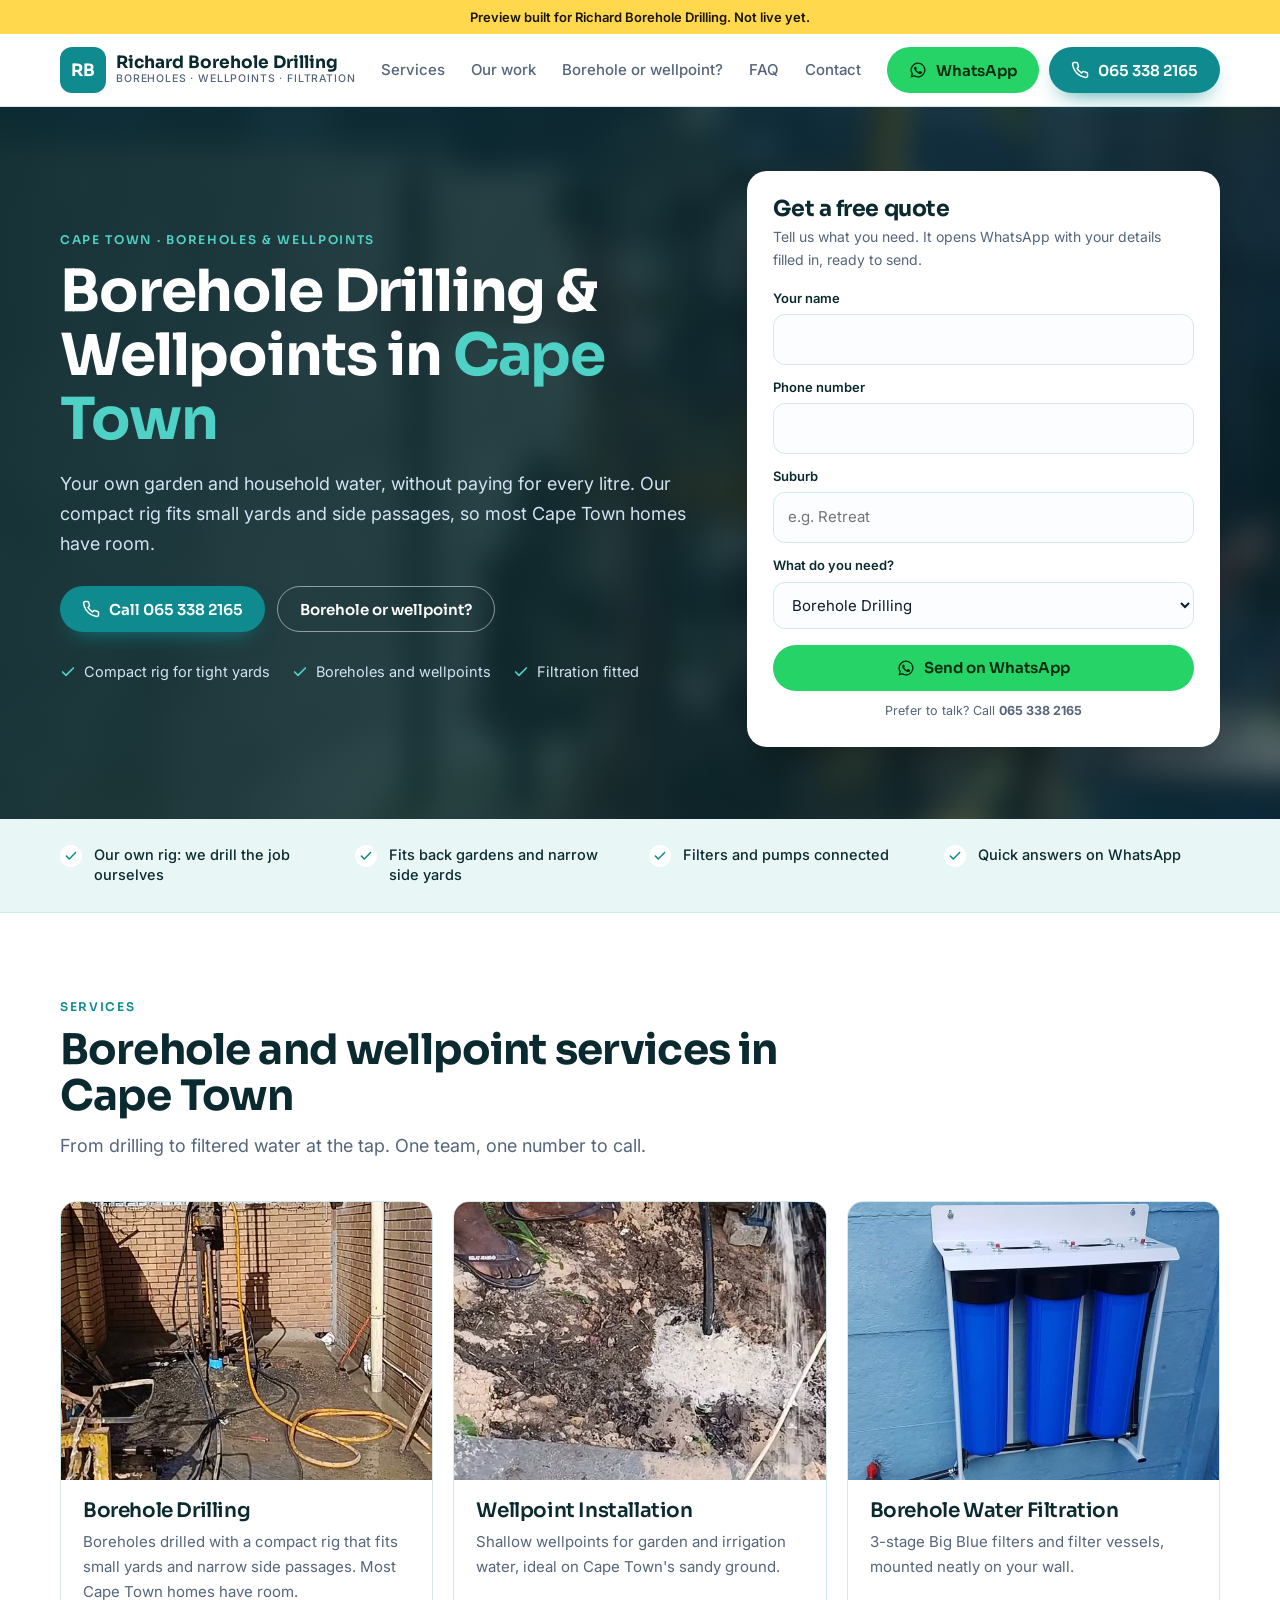
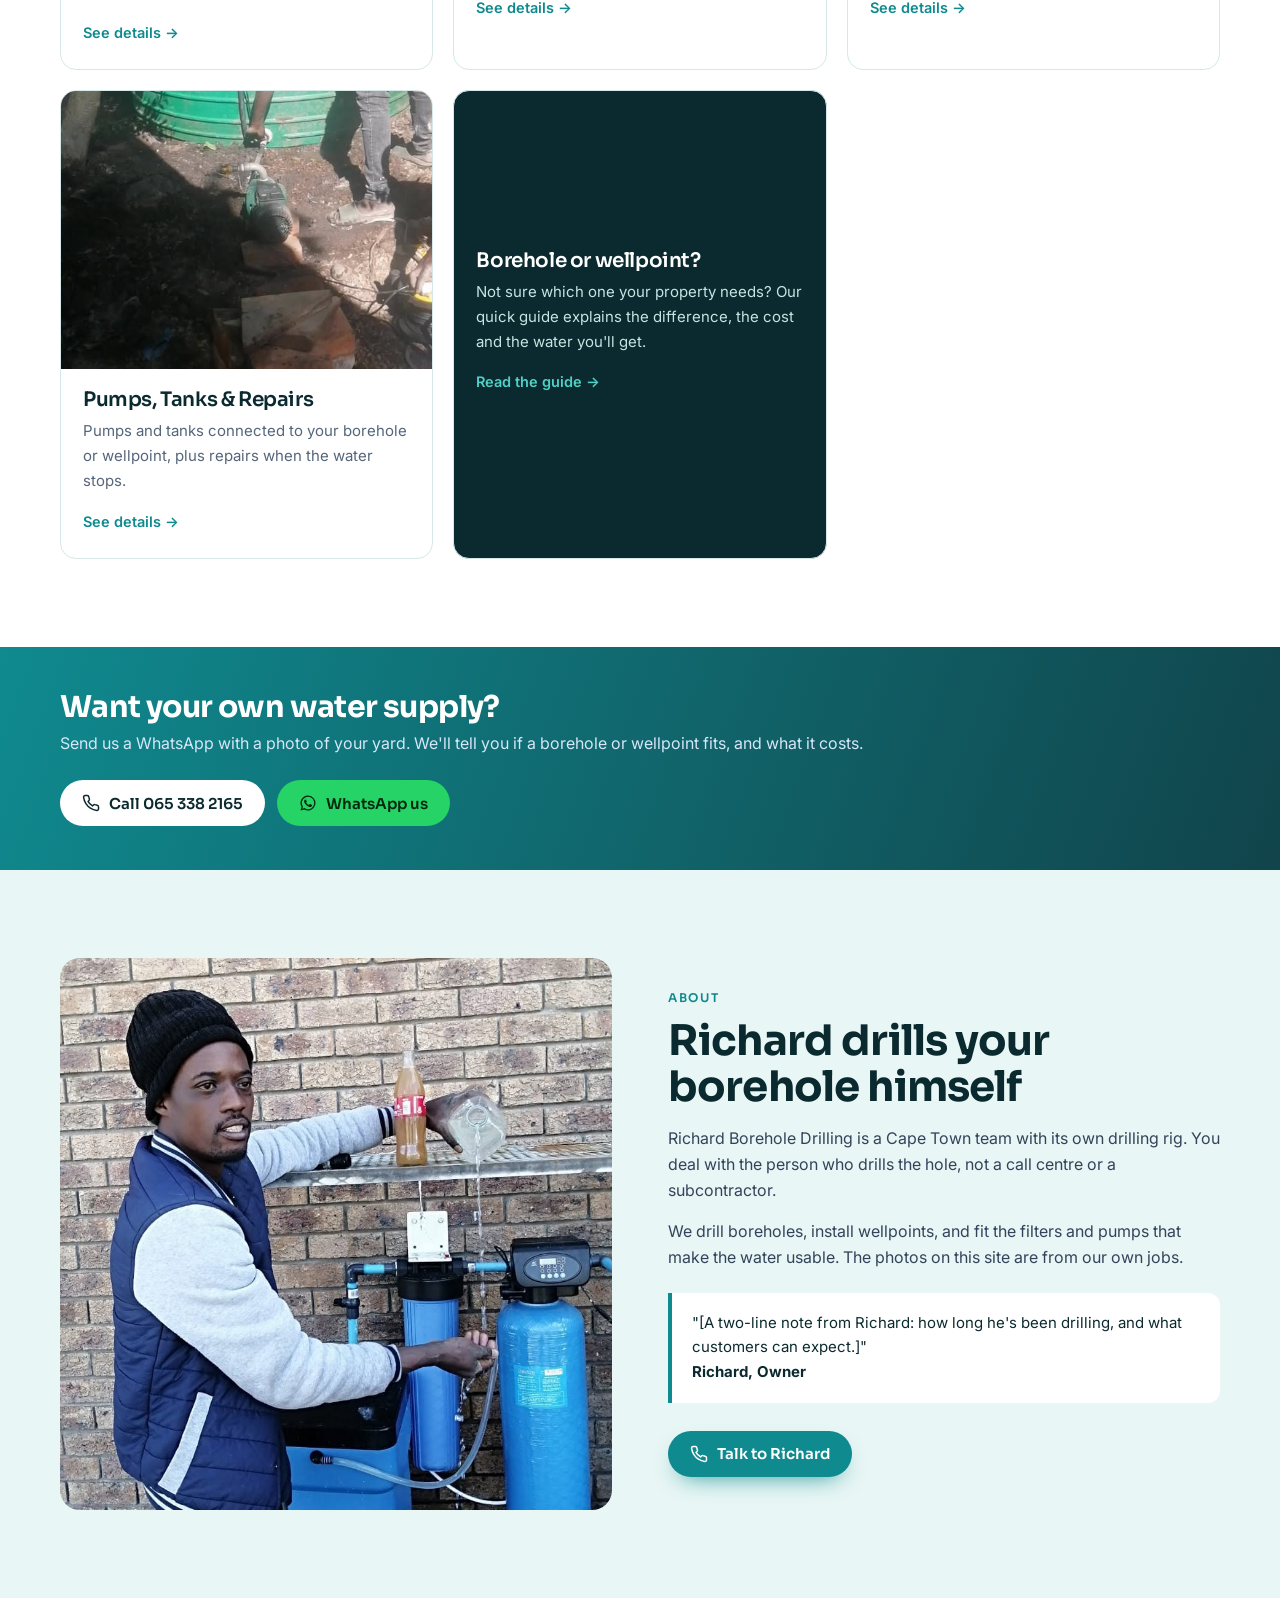
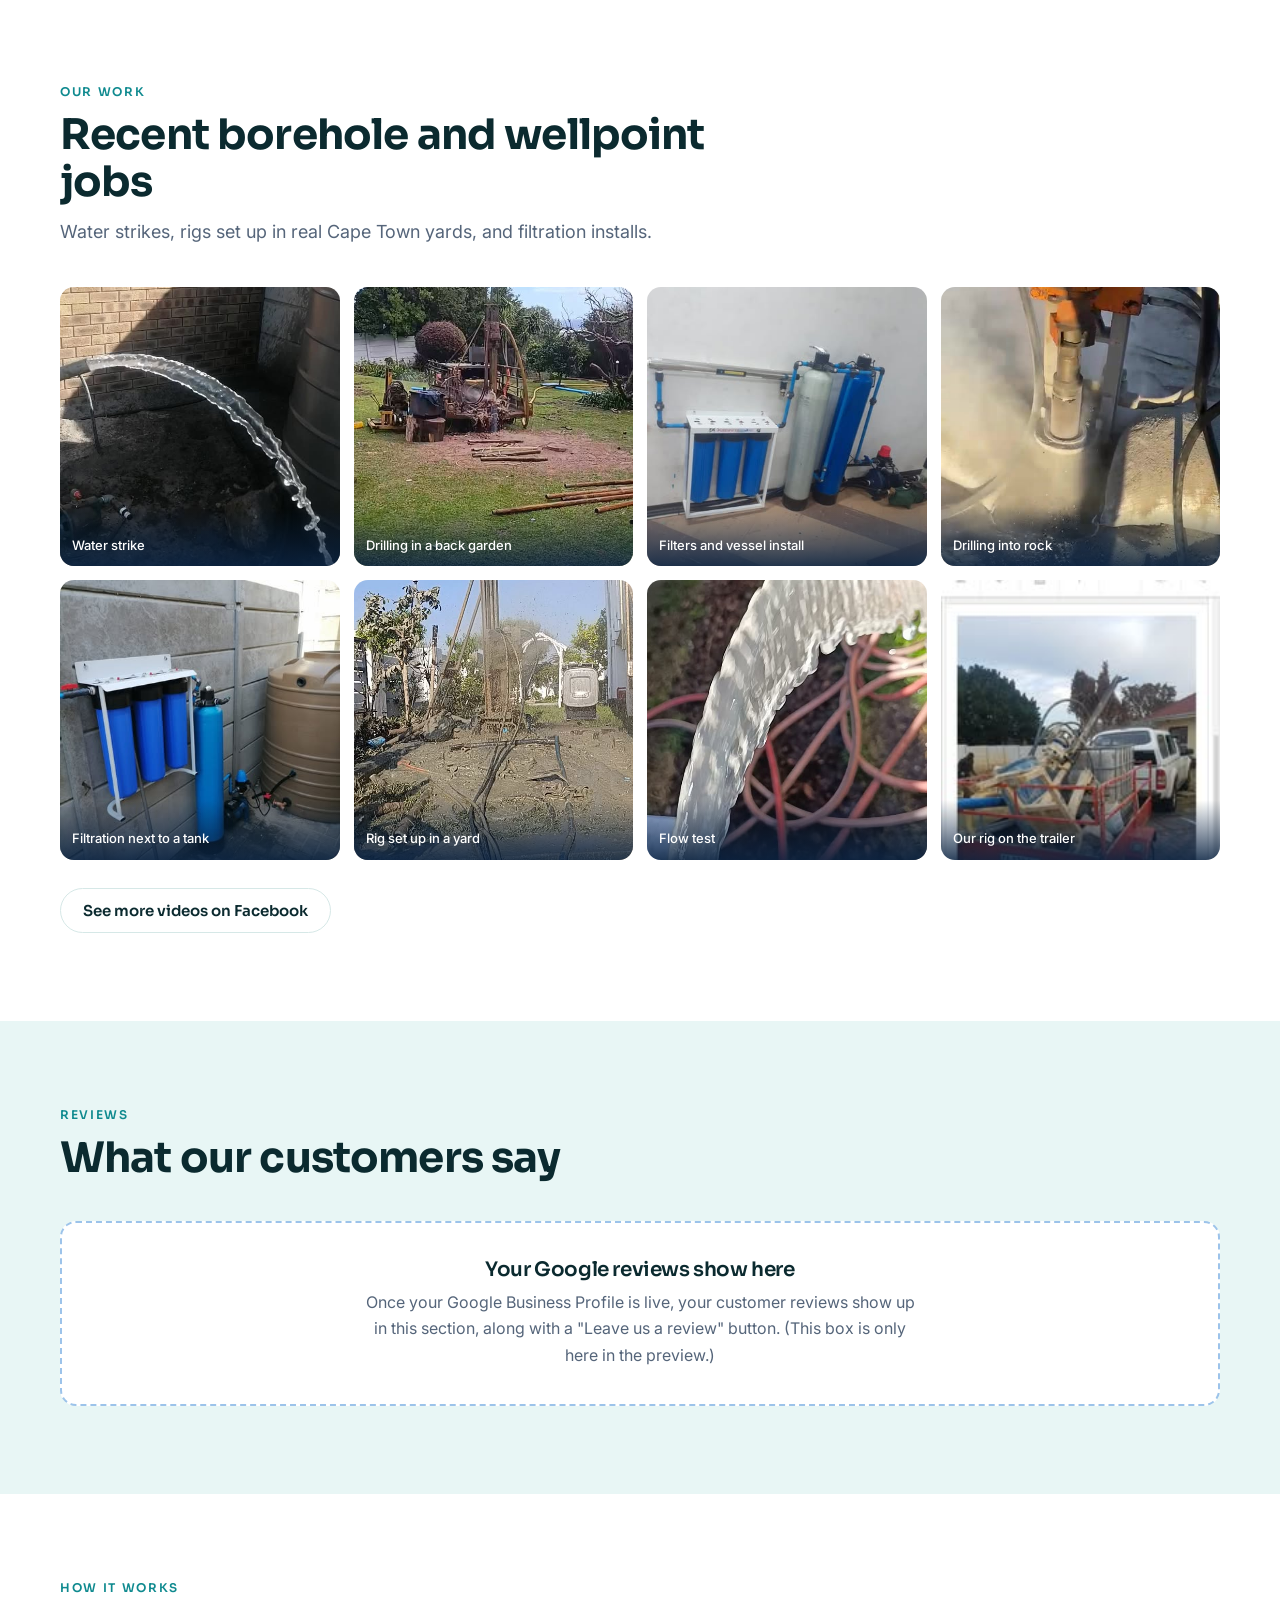
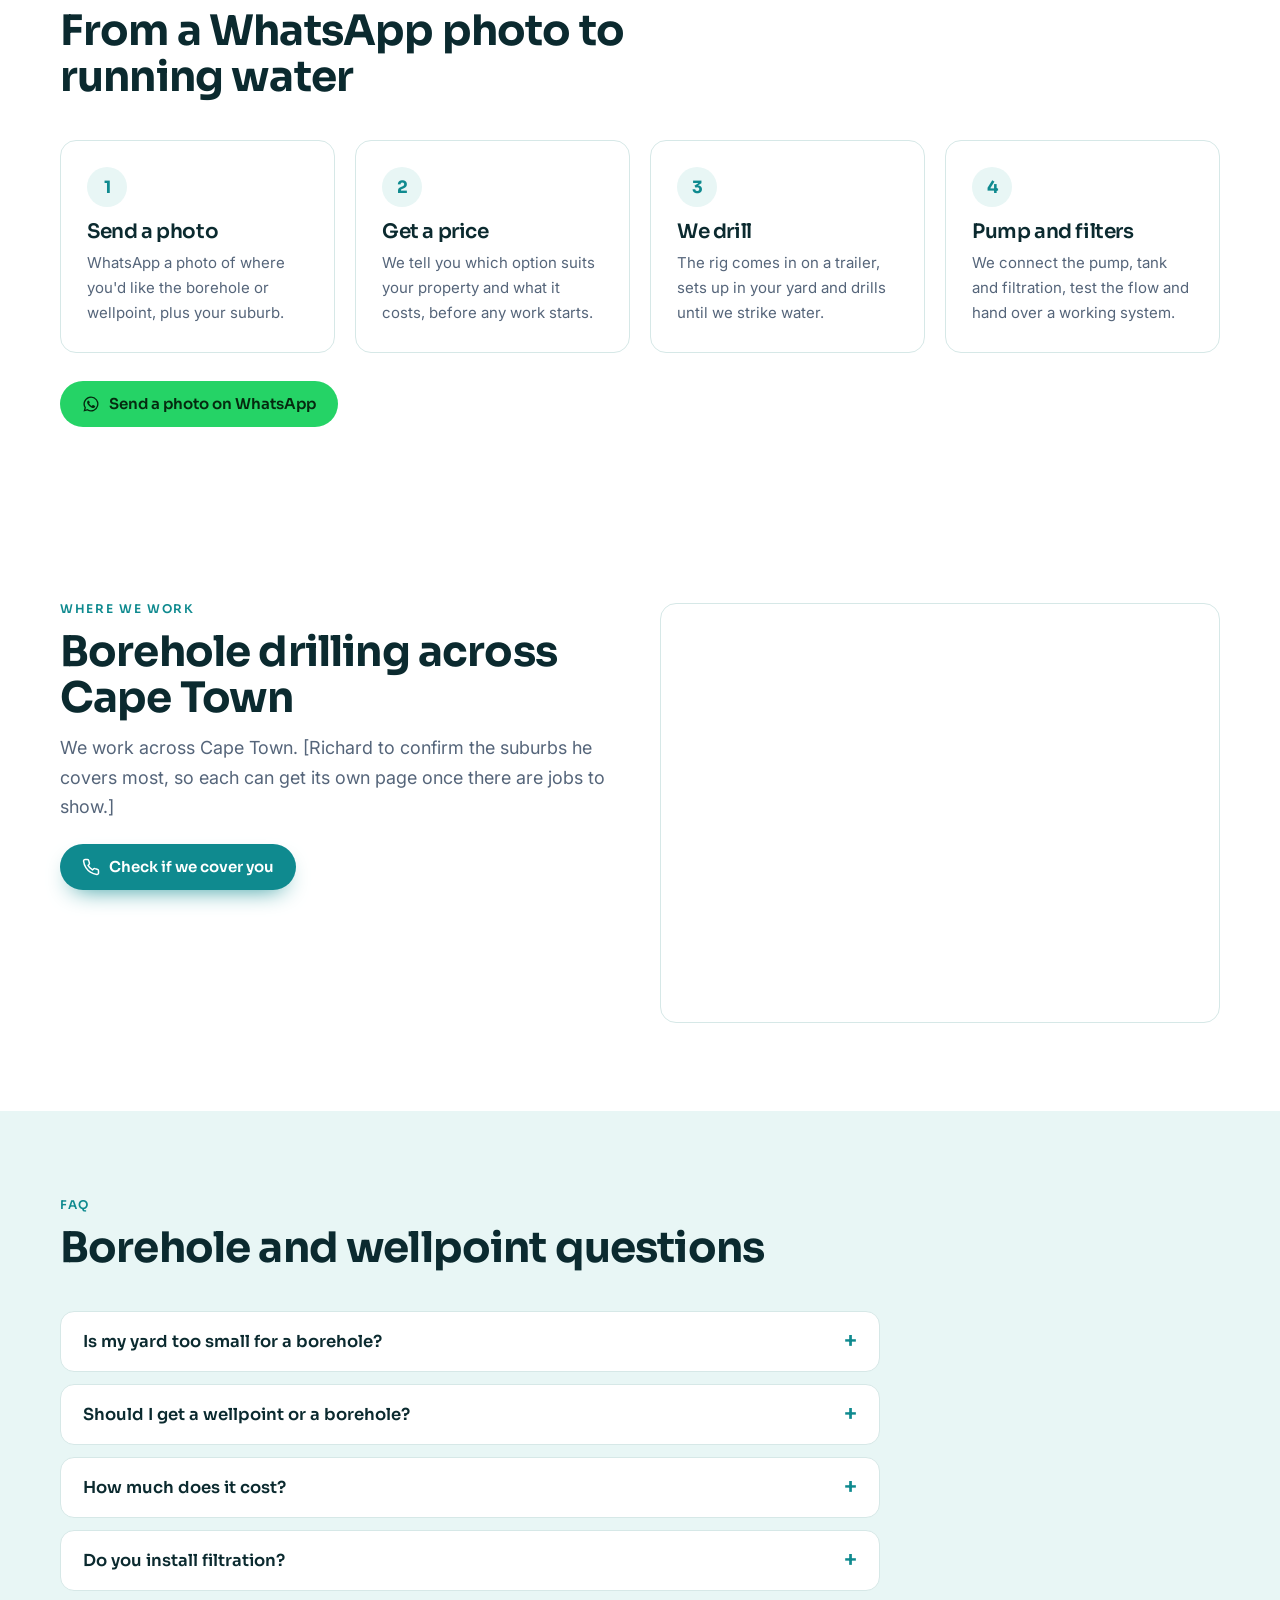
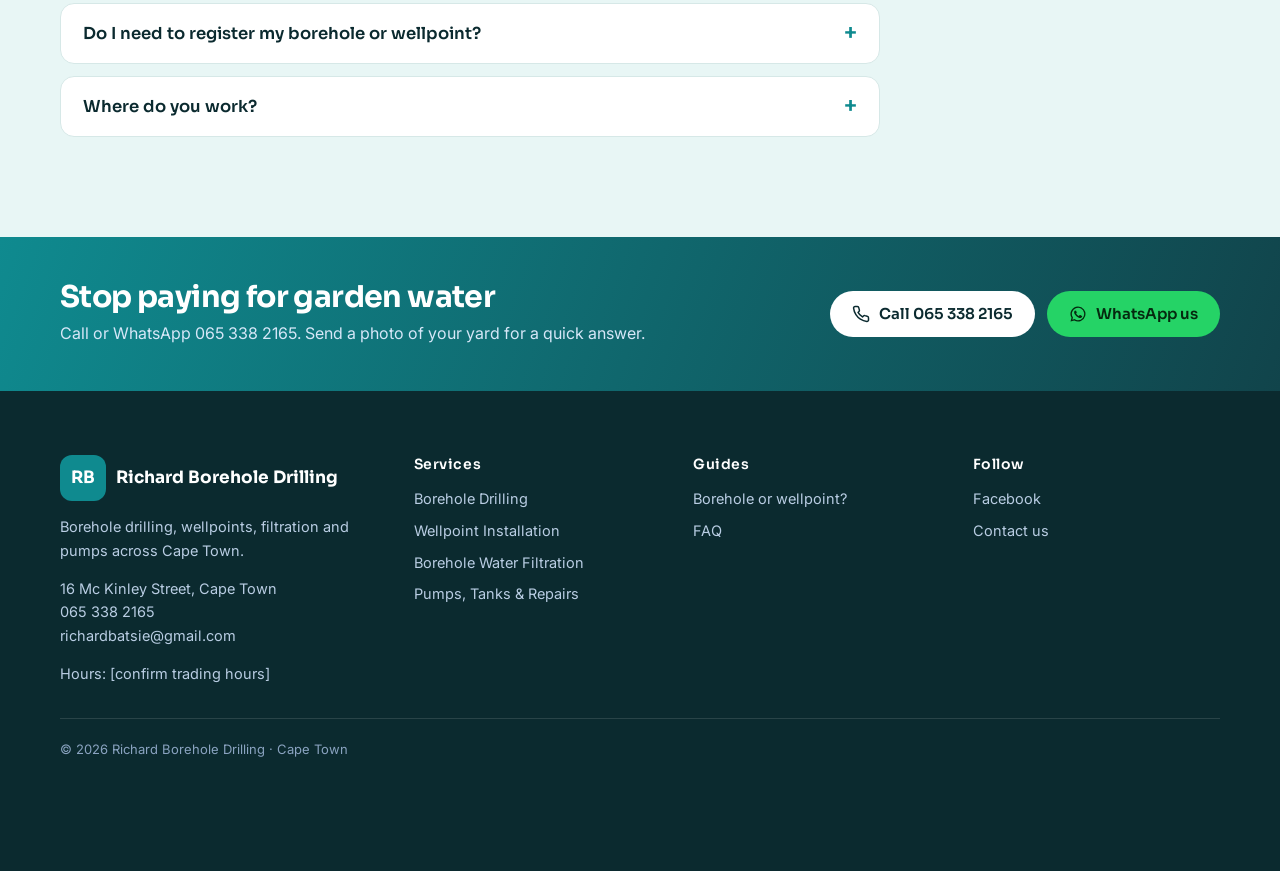
<file: index.html>
<!doctype html>
<html lang="en-ZA">
<head>
<meta charset="utf-8">
<meta name="viewport" content="width=device-width, initial-scale=1">
<!-- PREVIEW: remove noindex + the preview bar when Richard approves and the real domain is live -->
<meta name="robots" content="noindex, nofollow">
<title>Borehole Drilling &amp; Wellpoints Cape Town | Richard Borehole Drilling</title>
<meta name="description" content="Borehole drilling and wellpoint installation in Cape Town with a compact rig that fits small yards. Filtration, pumps and repairs. Call or WhatsApp 065 338 2165.">
<link rel="canonical" href="https://dannyschaffer.github.io/richard-borehole-preview/">
<meta property="og:type" content="website"><meta property="og:title" content="Borehole Drilling &amp; Wellpoints Cape Town | Richard Borehole Drilling"><meta property="og:description" content="Borehole drilling and wellpoint installation in Cape Town with a compact rig that fits small yards. Filtration, pumps and repairs. Call or WhatsApp 065 338 2165.">
<meta property="og:image" content="https://dannyschaffer.github.io/richard-borehole-preview/img/hero-rig-backyard.jpg"><meta property="og:url" content="https://dannyschaffer.github.io/richard-borehole-preview/">
<link rel="preconnect" href="https://fonts.googleapis.com"><link rel="preconnect" href="https://fonts.gstatic.com" crossorigin><link href="https://fonts.googleapis.com/css2?family=Sora:wght@500;600;700&family=Inter:wght@400;500;600&display=swap" rel="stylesheet">
<link rel="stylesheet" href="styles.css?v=1795083985">
<script type="application/ld+json">{"@context": "https://schema.org", "@type": "HomeAndConstructionBusiness", "@id": "https://dannyschaffer.github.io/richard-borehole-preview/#business", "name": "Richard Borehole Drilling", "description": "Borehole drilling, wellpoint installation, water filtration and pump connections in Cape Town.", "telephone": "+27653382165", "email": "richardbatsie@gmail.com", "url": "https://dannyschaffer.github.io/richard-borehole-preview/", "image": "https://dannyschaffer.github.io/richard-borehole-preview/img/hero-rig-backyard.jpg", "address": {"@type": "PostalAddress", "streetAddress": "16 Mc Kinley Street", "addressLocality": "Cape Town", "addressRegion": "Western Cape", "addressCountry": "ZA"}, "geo": {"@type": "GeoCoordinates", "latitude": -33.99119, "longitude": 18.48131}, "areaServed": "Cape Town", "sameAs": ["https://www.facebook.com/people/Richard-Borehole-Drilling/100069293814595/"]}</script><script type="application/ld+json">{"@context": "https://schema.org", "@type": "FAQPage", "mainEntity": [{"@type": "Question", "name": "Is my yard too small for a borehole?", "acceptedAnswer": {"@type": "Answer", "text": "Probably not. Our rig is compact and towed in on a trailer. We drill in back gardens, driveways and side passages. WhatsApp us a photo of the spot and we'll tell you."}}, {"@type": "Question", "name": "Should I get a wellpoint or a borehole?", "acceptedAnswer": {"@type": "Answer", "text": "A wellpoint is cheaper and fine for garden water on sandy ground. A borehole goes deeper, gives a steadier supply and suits bigger needs. Tell us your suburb and what you want the water for, and we'll recommend one."}}, {"@type": "Question", "name": "How much does it cost?", "acceptedAnswer": {"@type": "Answer", "text": "[Richard to confirm starting prices for a wellpoint and a borehole.] We give you a price before any work starts."}}, {"@type": "Question", "name": "Do you install filtration?", "acceptedAnswer": {"@type": "Answer", "text": "Yes. We fit 3-stage Big Blue filters and filter vessels on new and existing boreholes and wellpoints."}}, {"@type": "Question", "name": "Do I need to register my borehole or wellpoint?", "acceptedAnswer": {"@type": "Answer", "text": "Yes. The City of Cape Town requires every borehole and wellpoint to be registered, with the official sign displayed if the water is used outdoors."}}, {"@type": "Question", "name": "Where do you work?", "acceptedAnswer": {"@type": "Answer", "text": "Across Cape Town. [Richard to confirm the suburbs and areas he covers.]"}}]}</script>
</head>
<body>
<div class="preview">Preview built for Richard Borehole Drilling. Not live yet.</div>
<header><div class="wrap nav">
<a class="brand" href="./"><span class="mono">RB</span><span>Richard Borehole Drilling<small>Boreholes · Wellpoints · Filtration</small></span></a>
<nav class="nav-links"><a href="#services">Services</a><a href="#work">Our work</a><a href="borehole-vs-wellpoint/">Borehole or wellpoint?</a><a href="#faq">FAQ</a><a href="contact/">Contact</a></nav>
<div class="nav-cta"><a class="btn btn-wa" href="https://wa.me/27653382165?text=Hi%20Richard%2C%20I%20would%20like%20a%20quote."><svg viewBox="0 0 24 24" fill="currentColor" aria-hidden="true"><path d="M12 2a10 10 0 0 0-8.6 15.1L2 22l5-1.3A10 10 0 1 0 12 2Zm0 18.2a8.2 8.2 0 0 1-4.2-1.2l-.3-.2-3 .8.8-2.9-.2-.3A8.2 8.2 0 1 1 12 20.2Zm4.5-6.1c-.2-.1-1.5-.7-1.7-.8s-.4-.1-.6.1-.7.8-.8 1-.3.2-.5.1a6.7 6.7 0 0 1-3.3-2.9c-.3-.4.3-.4.7-1.4a.5.5 0 0 0 0-.4l-.8-1.9c-.2-.5-.4-.4-.6-.4h-.5a1 1 0 0 0-.7.3 3 3 0 0 0-.9 2.2 5.2 5.2 0 0 0 1.1 2.7 11.8 11.8 0 0 0 4.5 4c1.7.7 2.3.8 3.2.6a2.7 2.7 0 0 0 1.8-1.2 2.2 2.2 0 0 0 .1-1.2c0-.1-.2-.2-.4-.3Z"/></svg><span>WhatsApp</span></a><a class="btn btn-blue" href="tel:+27653382165"><svg viewBox="0 0 24 24" fill="none" stroke="currentColor" stroke-width="2" stroke-linecap="round" stroke-linejoin="round" aria-hidden="true"><path d="M22 16.9v3a2 2 0 0 1-2.2 2 19.8 19.8 0 0 1-8.6-3.1 19.5 19.5 0 0 1-6-6A19.8 19.8 0 0 1 2.1 4.2 2 2 0 0 1 4.1 2h3a2 2 0 0 1 2 1.7c.1 1 .4 1.9.7 2.8a2 2 0 0 1-.5 2.1L8 9.9a16 16 0 0 0 6 6l1.3-1.3a2 2 0 0 1 2.1-.4c.9.3 1.8.6 2.8.7a2 2 0 0 1 1.8 2Z"/></svg><span>065 338 2165</span></a></div>
</div></header>

<section class="hero" style="--hero:url(img/hero-rig-backyard.jpg)"><div class="hero-bg"></div><div class="wrap">
<div>
<span class="eyebrow" style="color:var(--aqua)">Cape Town · Boreholes &amp; wellpoints</span>
<h1>Borehole Drilling &amp; Wellpoints in <em>Cape Town</em></h1>
<p class="lead">Your own garden and household water, without paying for every litre. Our compact rig fits small yards and side passages, so most Cape Town homes have room.</p>
<div class="hero-ctas"><a class="btn btn-blue" href="tel:+27653382165"><svg viewBox="0 0 24 24" fill="none" stroke="currentColor" stroke-width="2" stroke-linecap="round" stroke-linejoin="round" aria-hidden="true"><path d="M22 16.9v3a2 2 0 0 1-2.2 2 19.8 19.8 0 0 1-8.6-3.1 19.5 19.5 0 0 1-6-6A19.8 19.8 0 0 1 2.1 4.2 2 2 0 0 1 4.1 2h3a2 2 0 0 1 2 1.7c.1 1 .4 1.9.7 2.8a2 2 0 0 1-.5 2.1L8 9.9a16 16 0 0 0 6 6l1.3-1.3a2 2 0 0 1 2.1-.4c.9.3 1.8.6 2.8.7a2 2 0 0 1 1.8 2Z"/></svg>Call 065 338 2165</a><a class="btn btn-line" href="borehole-vs-wellpoint/">Borehole or wellpoint?</a></div>
<div class="hero-points"><span><svg viewBox="0 0 24 24" fill="none" stroke="currentColor" stroke-width="2.6" stroke-linecap="round" stroke-linejoin="round" aria-hidden="true"><path d="M20 6 9 17l-5-5"/></svg>Compact rig for tight yards</span><span><svg viewBox="0 0 24 24" fill="none" stroke="currentColor" stroke-width="2.6" stroke-linecap="round" stroke-linejoin="round" aria-hidden="true"><path d="M20 6 9 17l-5-5"/></svg>Boreholes and wellpoints</span><span><svg viewBox="0 0 24 24" fill="none" stroke="currentColor" stroke-width="2.6" stroke-linecap="round" stroke-linejoin="round" aria-hidden="true"><path d="M20 6 9 17l-5-5"/></svg>Filtration fitted</span></div>
</div>
<form class="card-form" data-wa>
<h2>Get a free quote</h2><p class="small">Tell us what you need. It opens WhatsApp with your details filled in, ready to send.</p>
<label class="field"><span>Your name</span><input name="name" required autocomplete="name"></label>
<label class="field"><span>Phone number</span><input name="phone" type="tel" required autocomplete="tel"></label>
<label class="field"><span>Suburb</span><input name="suburb" placeholder="e.g. Retreat"></label>
<label class="field"><span>What do you need?</span><select name="need"><option>Borehole Drilling</option><option>Wellpoint Installation</option><option>Borehole Water Filtration</option><option>Pumps, Tanks &amp; Repairs</option><option>Not sure: borehole or wellpoint?</option></select></label>
<button class="btn btn-wa" type="submit"><svg viewBox="0 0 24 24" fill="currentColor" aria-hidden="true"><path d="M12 2a10 10 0 0 0-8.6 15.1L2 22l5-1.3A10 10 0 1 0 12 2Zm0 18.2a8.2 8.2 0 0 1-4.2-1.2l-.3-.2-3 .8.8-2.9-.2-.3A8.2 8.2 0 1 1 12 20.2Zm4.5-6.1c-.2-.1-1.5-.7-1.7-.8s-.4-.1-.6.1-.7.8-.8 1-.3.2-.5.1a6.7 6.7 0 0 1-3.3-2.9c-.3-.4.3-.4.7-1.4a.5.5 0 0 0 0-.4l-.8-1.9c-.2-.5-.4-.4-.6-.4h-.5a1 1 0 0 0-.7.3 3 3 0 0 0-.9 2.2 5.2 5.2 0 0 0 1.1 2.7 11.8 11.8 0 0 0 4.5 4c1.7.7 2.3.8 3.2.6a2.7 2.7 0 0 0 1.8-1.2 2.2 2.2 0 0 0 .1-1.2c0-.1-.2-.2-.4-.3Z"/></svg>Send on WhatsApp</button>
<p class="form-note">Prefer to talk? Call <a href="tel:+27653382165"><b>065 338 2165</b></a></p>
</form>
</div></section>
<div class="trust"><div class="wrap">
<div><svg viewBox="0 0 24 24" fill="none" stroke="currentColor" stroke-width="2.6" stroke-linecap="round" stroke-linejoin="round" aria-hidden="true"><path d="M20 6 9 17l-5-5"/></svg><span>Our own rig: we drill the job ourselves</span></div>
<div><svg viewBox="0 0 24 24" fill="none" stroke="currentColor" stroke-width="2.6" stroke-linecap="round" stroke-linejoin="round" aria-hidden="true"><path d="M20 6 9 17l-5-5"/></svg><span>Fits back gardens and narrow side yards</span></div>
<div><svg viewBox="0 0 24 24" fill="none" stroke="currentColor" stroke-width="2.6" stroke-linecap="round" stroke-linejoin="round" aria-hidden="true"><path d="M20 6 9 17l-5-5"/></svg><span>Filters and pumps connected</span></div>
<div><svg viewBox="0 0 24 24" fill="none" stroke="currentColor" stroke-width="2.6" stroke-linecap="round" stroke-linejoin="round" aria-hidden="true"><path d="M20 6 9 17l-5-5"/></svg><span>Quick answers on WhatsApp</span></div>
</div></div>

<section id="services"><div class="wrap">
<div class="sec-head"><span class="eyebrow">Services</span><h2>Borehole and wellpoint services in Cape Town</h2><p class="lead">From drilling to filtered water at the tap. One team, one number to call.</p></div>
<div class="svc-grid"><a class="svc" href="services/borehole-drilling/"><img src="img/rig-narrow-side-yard.jpg" alt="Compact borehole rig drilling in a narrow side yard next to a Cape Town house" loading="lazy"><div><h3>Borehole Drilling</h3><p>Boreholes drilled with a compact rig that fits small yards and narrow side passages. Most Cape Town homes have room.</p><span class="more">See details →</span></div></a><a class="svc" href="services/wellpoint-installation/"><img src="img/wellpoint-water.jpg" alt="Water flowing from a newly installed wellpoint in a Cape Town yard" loading="lazy"><div><h3>Wellpoint Installation</h3><p>Shallow wellpoints for garden and irrigation water, ideal on Cape Town&#x27;s sandy ground.</p><span class="more">See details →</span></div></a><a class="svc" href="services/water-filtration/"><img src="img/filtration-3-stage.jpg" alt="Wall-mounted 3-stage Big Blue filtration system installed by Richard Borehole Drilling" loading="lazy"><div><h3>Borehole Water Filtration</h3><p>3-stage Big Blue filters and filter vessels, mounted neatly on your wall.</p><span class="more">See details →</span></div></a><a class="svc" href="services/pumps-and-tanks/"><img src="img/tank-pump-connection.jpg" alt="Borehole connected to a water tank in a Cape Town yard" loading="lazy"><div><h3>Pumps, Tanks &amp; Repairs</h3><p>Pumps and tanks connected to your borehole or wellpoint, plus repairs when the water stops.</p><span class="more">See details →</span></div></a><a class="svc" href="borehole-vs-wellpoint/" style="background:var(--navy);color:#fff;justify-content:center"><div><h3 style="color:#fff">Borehole or wellpoint?</h3><p style="color:#c6e4e2">Not sure which one your property needs? Our quick guide explains the difference, the cost and the water you'll get.</p><span class="more" style="color:var(--aqua)">Read the guide →</span></div></a></div>
</div></section>

<div class="band"><div class="wrap"><div><h2>Want your own water supply?</h2><p>Send us a WhatsApp with a photo of your yard. We&#x27;ll tell you if a borehole or wellpoint fits, and what it costs.</p></div>
<div class="ctas"><a class="btn btn-white" href="tel:+27653382165"><svg viewBox="0 0 24 24" fill="none" stroke="currentColor" stroke-width="2" stroke-linecap="round" stroke-linejoin="round" aria-hidden="true"><path d="M22 16.9v3a2 2 0 0 1-2.2 2 19.8 19.8 0 0 1-8.6-3.1 19.5 19.5 0 0 1-6-6A19.8 19.8 0 0 1 2.1 4.2 2 2 0 0 1 4.1 2h3a2 2 0 0 1 2 1.7c.1 1 .4 1.9.7 2.8a2 2 0 0 1-.5 2.1L8 9.9a16 16 0 0 0 6 6l1.3-1.3a2 2 0 0 1 2.1-.4c.9.3 1.8.6 2.8.7a2 2 0 0 1 1.8 2Z"/></svg>Call 065 338 2165</a><a class="btn btn-wa" href="https://wa.me/27653382165?text=Hi%20Richard%2C%20I%20would%20like%20a%20quote."><svg viewBox="0 0 24 24" fill="currentColor" aria-hidden="true"><path d="M12 2a10 10 0 0 0-8.6 15.1L2 22l5-1.3A10 10 0 1 0 12 2Zm0 18.2a8.2 8.2 0 0 1-4.2-1.2l-.3-.2-3 .8.8-2.9-.2-.3A8.2 8.2 0 1 1 12 20.2Zm4.5-6.1c-.2-.1-1.5-.7-1.7-.8s-.4-.1-.6.1-.7.8-.8 1-.3.2-.5.1a6.7 6.7 0 0 1-3.3-2.9c-.3-.4.3-.4.7-1.4a.5.5 0 0 0 0-.4l-.8-1.9c-.2-.5-.4-.4-.6-.4h-.5a1 1 0 0 0-.7.3 3 3 0 0 0-.9 2.2 5.2 5.2 0 0 0 1.1 2.7 11.8 11.8 0 0 0 4.5 4c1.7.7 2.3.8 3.2.6a2.7 2.7 0 0 0 1.8-1.2 2.2 2.2 0 0 0 .1-1.2c0-.1-.2-.2-.4-.3Z"/></svg>WhatsApp us</a></div></div></div>

<section class="about"><div class="wrap">
<img src="img/richard-filtration.jpg" alt="Richard next to a borehole filtration system he installed" loading="lazy">
<div><span class="eyebrow">About</span><h2>Richard drills your borehole himself</h2>
<p>Richard Borehole Drilling is a Cape Town team with its own drilling rig. You deal with the person who drills the hole, not a call centre or a subcontractor.</p>
<p>We drill boreholes, install wellpoints, and fit the filters and pumps that make the water usable. The photos on this site are from our own jobs.</p>
<div class="owner">"[A two-line note from Richard: how long he's been drilling, and what customers can expect.]"<br><b>Richard, Owner</b></div>
<div class="hero-ctas"><a class="btn btn-blue" href="tel:+27653382165"><svg viewBox="0 0 24 24" fill="none" stroke="currentColor" stroke-width="2" stroke-linecap="round" stroke-linejoin="round" aria-hidden="true"><path d="M22 16.9v3a2 2 0 0 1-2.2 2 19.8 19.8 0 0 1-8.6-3.1 19.5 19.5 0 0 1-6-6A19.8 19.8 0 0 1 2.1 4.2 2 2 0 0 1 4.1 2h3a2 2 0 0 1 2 1.7c.1 1 .4 1.9.7 2.8a2 2 0 0 1-.5 2.1L8 9.9a16 16 0 0 0 6 6l1.3-1.3a2 2 0 0 1 2.1-.4c.9.3 1.8.6 2.8.7a2 2 0 0 1 1.8 2Z"/></svg>Talk to Richard</a></div>
</div></div></section>

<section id="work"><div class="wrap">
<div class="sec-head"><span class="eyebrow">Our work</span><h2>Recent borehole and wellpoint jobs</h2><p class="lead">Water strikes, rigs set up in real Cape Town yards, and filtration installs.</p></div>
<div class="gallery"><figure><img src="img/water-strike.jpg" alt="Water strike by Richard Borehole Drilling" loading="lazy"><figcaption>Water strike</figcaption></figure><figure><img src="img/rig-garden.jpg" alt="Drilling in a back garden by Richard Borehole Drilling" loading="lazy"><figcaption>Drilling in a back garden</figcaption></figure><figure><img src="img/filtration-vessel-install.jpg" alt="Filters and vessel install by Richard Borehole Drilling" loading="lazy"><figcaption>Filters and vessel install</figcaption></figure><figure><img src="img/drilling-hammer.jpg" alt="Drilling into rock by Richard Borehole Drilling" loading="lazy"><figcaption>Drilling into rock</figcaption></figure><figure><img src="img/filtration-tank-install.jpg" alt="Filtration next to a tank by Richard Borehole Drilling" loading="lazy"><figcaption>Filtration next to a tank</figcaption></figure><figure><img src="img/rig-setup.jpg" alt="Rig set up in a yard by Richard Borehole Drilling" loading="lazy"><figcaption>Rig set up in a yard</figcaption></figure><figure><img src="img/water-flow-test.jpg" alt="Flow test by Richard Borehole Drilling" loading="lazy"><figcaption>Flow test</figcaption></figure><figure><img src="img/rig-on-trailer.jpg" alt="Our rig on the trailer by Richard Borehole Drilling" loading="lazy"><figcaption>Our rig on the trailer</figcaption></figure></div>
<div class="hero-ctas"><a class="btn btn-outline" href="https://www.facebook.com/people/Richard-Borehole-Drilling/100069293814595/">See more videos on Facebook</a></div>
</div></section>

<section class="reviews" id="reviews"><div class="wrap">
<div class="sec-head"><span class="eyebrow">Reviews</span><h2>What our customers say</h2></div>
<div class="review-slot"><h3>Your Google reviews show here</h3><p>Once your Google Business Profile is live, your customer reviews show up in this section, along with a "Leave us a review" button. (This box is only here in the preview.)</p></div>
</div></section>

<section><div class="wrap">
<div class="sec-head"><span class="eyebrow">How it works</span><h2>From a WhatsApp photo to running water</h2></div>
<div class="steps">
<div class="step"><h3>Send a photo</h3><p>WhatsApp a photo of where you'd like the borehole or wellpoint, plus your suburb.</p></div>
<div class="step"><h3>Get a price</h3><p>We tell you which option suits your property and what it costs, before any work starts.</p></div>
<div class="step"><h3>We drill</h3><p>The rig comes in on a trailer, sets up in your yard and drills until we strike water.</p></div>
<div class="step"><h3>Pump and filters</h3><p>We connect the pump, tank and filtration, test the flow and hand over a working system.</p></div>
</div>
<div class="hero-ctas"><a class="btn btn-wa" href="https://wa.me/27653382165?text=Hi%20Richard%2C%20here%20is%20a%20photo%20of%20my%20yard%20for%20a%20borehole%20quote."><svg viewBox="0 0 24 24" fill="currentColor" aria-hidden="true"><path d="M12 2a10 10 0 0 0-8.6 15.1L2 22l5-1.3A10 10 0 1 0 12 2Zm0 18.2a8.2 8.2 0 0 1-4.2-1.2l-.3-.2-3 .8.8-2.9-.2-.3A8.2 8.2 0 1 1 12 20.2Zm4.5-6.1c-.2-.1-1.5-.7-1.7-.8s-.4-.1-.6.1-.7.8-.8 1-.3.2-.5.1a6.7 6.7 0 0 1-3.3-2.9c-.3-.4.3-.4.7-1.4a.5.5 0 0 0 0-.4l-.8-1.9c-.2-.5-.4-.4-.6-.4h-.5a1 1 0 0 0-.7.3 3 3 0 0 0-.9 2.2 5.2 5.2 0 0 0 1.1 2.7 11.8 11.8 0 0 0 4.5 4c1.7.7 2.3.8 3.2.6a2.7 2.7 0 0 0 1.8-1.2 2.2 2.2 0 0 0 .1-1.2c0-.1-.2-.2-.4-.3Z"/></svg>Send a photo on WhatsApp</a></div>
</div></section>

<section class="area" id="areas" style="background:#fff"><div class="wrap">
<div><span class="eyebrow">Where we work</span><h2>Borehole drilling across Cape Town</h2>
<p class="lead" style="margin-top:12px">We work across Cape Town. [Richard to confirm the suburbs he covers most, so each can get its own page once there are jobs to show.]</p>
<a class="btn btn-blue" style="margin-top:22px" href="tel:+27653382165"><svg viewBox="0 0 24 24" fill="none" stroke="currentColor" stroke-width="2" stroke-linecap="round" stroke-linejoin="round" aria-hidden="true"><path d="M22 16.9v3a2 2 0 0 1-2.2 2 19.8 19.8 0 0 1-8.6-3.1 19.5 19.5 0 0 1-6-6A19.8 19.8 0 0 1 2.1 4.2 2 2 0 0 1 4.1 2h3a2 2 0 0 1 2 1.7c.1 1 .4 1.9.7 2.8a2 2 0 0 1-.5 2.1L8 9.9a16 16 0 0 0 6 6l1.3-1.3a2 2 0 0 1 2.1-.4c.9.3 1.8.6 2.8.7a2 2 0 0 1 1.8 2Z"/></svg>Check if we cover you</a></div>
<div class="map"><iframe loading="lazy" title="Map of Cape Town" src="https://maps.google.com/maps?q=-33.99119,18.48131&z=11&output=embed"></iframe></div>
</div></section>

<section class="faq" id="faq"><div class="wrap">
<div class="sec-head"><span class="eyebrow">FAQ</span><h2>Borehole and wellpoint questions</h2></div>
<div class="faq-list"><details><summary>Is my yard too small for a borehole?</summary><p>Probably not. Our rig is compact and towed in on a trailer. We drill in back gardens, driveways and side passages. WhatsApp us a photo of the spot and we&#x27;ll tell you.</p></details><details><summary>Should I get a wellpoint or a borehole?</summary><p>A wellpoint is cheaper and fine for garden water on sandy ground. A borehole goes deeper, gives a steadier supply and suits bigger needs. Tell us your suburb and what you want the water for, and we&#x27;ll recommend one.</p></details><details><summary>How much does it cost?</summary><p>[Richard to confirm starting prices for a wellpoint and a borehole.] We give you a price before any work starts.</p></details><details><summary>Do you install filtration?</summary><p>Yes. We fit 3-stage Big Blue filters and filter vessels on new and existing boreholes and wellpoints.</p></details><details><summary>Do I need to register my borehole or wellpoint?</summary><p>Yes. The City of Cape Town requires every borehole and wellpoint to be registered, with the official sign displayed if the water is used outdoors.</p></details><details><summary>Where do you work?</summary><p>Across Cape Town. [Richard to confirm the suburbs and areas he covers.]</p></details></div>
</div></section>

<div class="band"><div class="wrap"><div><h2>Stop paying for garden water</h2><p>Call or WhatsApp 065 338 2165. Send a photo of your yard for a quick answer.</p></div>
<div class="ctas"><a class="btn btn-white" href="tel:+27653382165"><svg viewBox="0 0 24 24" fill="none" stroke="currentColor" stroke-width="2" stroke-linecap="round" stroke-linejoin="round" aria-hidden="true"><path d="M22 16.9v3a2 2 0 0 1-2.2 2 19.8 19.8 0 0 1-8.6-3.1 19.5 19.5 0 0 1-6-6A19.8 19.8 0 0 1 2.1 4.2 2 2 0 0 1 4.1 2h3a2 2 0 0 1 2 1.7c.1 1 .4 1.9.7 2.8a2 2 0 0 1-.5 2.1L8 9.9a16 16 0 0 0 6 6l1.3-1.3a2 2 0 0 1 2.1-.4c.9.3 1.8.6 2.8.7a2 2 0 0 1 1.8 2Z"/></svg>Call 065 338 2165</a><a class="btn btn-wa" href="https://wa.me/27653382165?text=Hi%20Richard%2C%20I%20would%20like%20a%20quote."><svg viewBox="0 0 24 24" fill="currentColor" aria-hidden="true"><path d="M12 2a10 10 0 0 0-8.6 15.1L2 22l5-1.3A10 10 0 1 0 12 2Zm0 18.2a8.2 8.2 0 0 1-4.2-1.2l-.3-.2-3 .8.8-2.9-.2-.3A8.2 8.2 0 1 1 12 20.2Zm4.5-6.1c-.2-.1-1.5-.7-1.7-.8s-.4-.1-.6.1-.7.8-.8 1-.3.2-.5.1a6.7 6.7 0 0 1-3.3-2.9c-.3-.4.3-.4.7-1.4a.5.5 0 0 0 0-.4l-.8-1.9c-.2-.5-.4-.4-.6-.4h-.5a1 1 0 0 0-.7.3 3 3 0 0 0-.9 2.2 5.2 5.2 0 0 0 1.1 2.7 11.8 11.8 0 0 0 4.5 4c1.7.7 2.3.8 3.2.6a2.7 2.7 0 0 0 1.8-1.2 2.2 2.2 0 0 0 .1-1.2c0-.1-.2-.2-.4-.3Z"/></svg>WhatsApp us</a></div></div></div>
<footer><div class="wrap">
<div><a class="brand" href="./"><span class="mono">RB</span><span>Richard Borehole Drilling</span></a>
<p>Borehole drilling, wellpoints, filtration and pumps across Cape Town.</p>
<p style="margin-top:14px">16 Mc Kinley Street, Cape Town<br><a href="tel:+27653382165">065 338 2165</a><br><a href="mailto:richardbatsie@gmail.com">richardbatsie@gmail.com</a></p>
<p style="margin-top:14px">Hours: [confirm trading hours]</p></div>
<div><h4>Services</h4><ul><li><a href="services/borehole-drilling/">Borehole Drilling</a></li><li><a href="services/wellpoint-installation/">Wellpoint Installation</a></li><li><a href="services/water-filtration/">Borehole Water Filtration</a></li><li><a href="services/pumps-and-tanks/">Pumps, Tanks &amp; Repairs</a></li></ul></div>
<div><h4>Guides</h4><ul><li><a href="borehole-vs-wellpoint/">Borehole or wellpoint?</a></li><li><a href="#faq">FAQ</a></li></ul></div>
<div><h4>Follow</h4><ul><li><a href="https://www.facebook.com/people/Richard-Borehole-Drilling/100069293814595/">Facebook</a></li><li><a href="contact/">Contact us</a></li></ul></div>
<div class="legal">© 2026 Richard Borehole Drilling · Cape Town</div>
</div></footer>
<div class="mbar"><a class="btn btn-blue" href="tel:+27653382165"><svg viewBox="0 0 24 24" fill="none" stroke="currentColor" stroke-width="2" stroke-linecap="round" stroke-linejoin="round" aria-hidden="true"><path d="M22 16.9v3a2 2 0 0 1-2.2 2 19.8 19.8 0 0 1-8.6-3.1 19.5 19.5 0 0 1-6-6A19.8 19.8 0 0 1 2.1 4.2 2 2 0 0 1 4.1 2h3a2 2 0 0 1 2 1.7c.1 1 .4 1.9.7 2.8a2 2 0 0 1-.5 2.1L8 9.9a16 16 0 0 0 6 6l1.3-1.3a2 2 0 0 1 2.1-.4c.9.3 1.8.6 2.8.7a2 2 0 0 1 1.8 2Z"/></svg>Call now</a><a class="btn btn-wa" href="https://wa.me/27653382165?text=Hi%20Richard%2C%20I%20would%20like%20a%20quote."><svg viewBox="0 0 24 24" fill="currentColor" aria-hidden="true"><path d="M12 2a10 10 0 0 0-8.6 15.1L2 22l5-1.3A10 10 0 1 0 12 2Zm0 18.2a8.2 8.2 0 0 1-4.2-1.2l-.3-.2-3 .8.8-2.9-.2-.3A8.2 8.2 0 1 1 12 20.2Zm4.5-6.1c-.2-.1-1.5-.7-1.7-.8s-.4-.1-.6.1-.7.8-.8 1-.3.2-.5.1a6.7 6.7 0 0 1-3.3-2.9c-.3-.4.3-.4.7-1.4a.5.5 0 0 0 0-.4l-.8-1.9c-.2-.5-.4-.4-.6-.4h-.5a1 1 0 0 0-.7.3 3 3 0 0 0-.9 2.2 5.2 5.2 0 0 0 1.1 2.7 11.8 11.8 0 0 0 4.5 4c1.7.7 2.3.8 3.2.6a2.7 2.7 0 0 0 1.8-1.2 2.2 2.2 0 0 0 .1-1.2c0-.1-.2-.2-.4-.3Z"/></svg>WhatsApp</a></div>
<script>
document.querySelectorAll('form[data-wa]').forEach(f=>f.addEventListener('submit',ev=>{ev.preventDefault();const d=new FormData(f);
const msg=`Hi Richard, I'd like a quote.%0AName: ${d.get('name')||''}%0APhone: ${d.get('phone')||''}%0ASuburb: ${d.get('suburb')||''}%0ANeed: ${d.get('need')||''}`;
window.open('https://wa.me/27653382165?text='+msg.replace(/ /g,'%20'),'_blank');}));
</script>
</body></html>
</file>
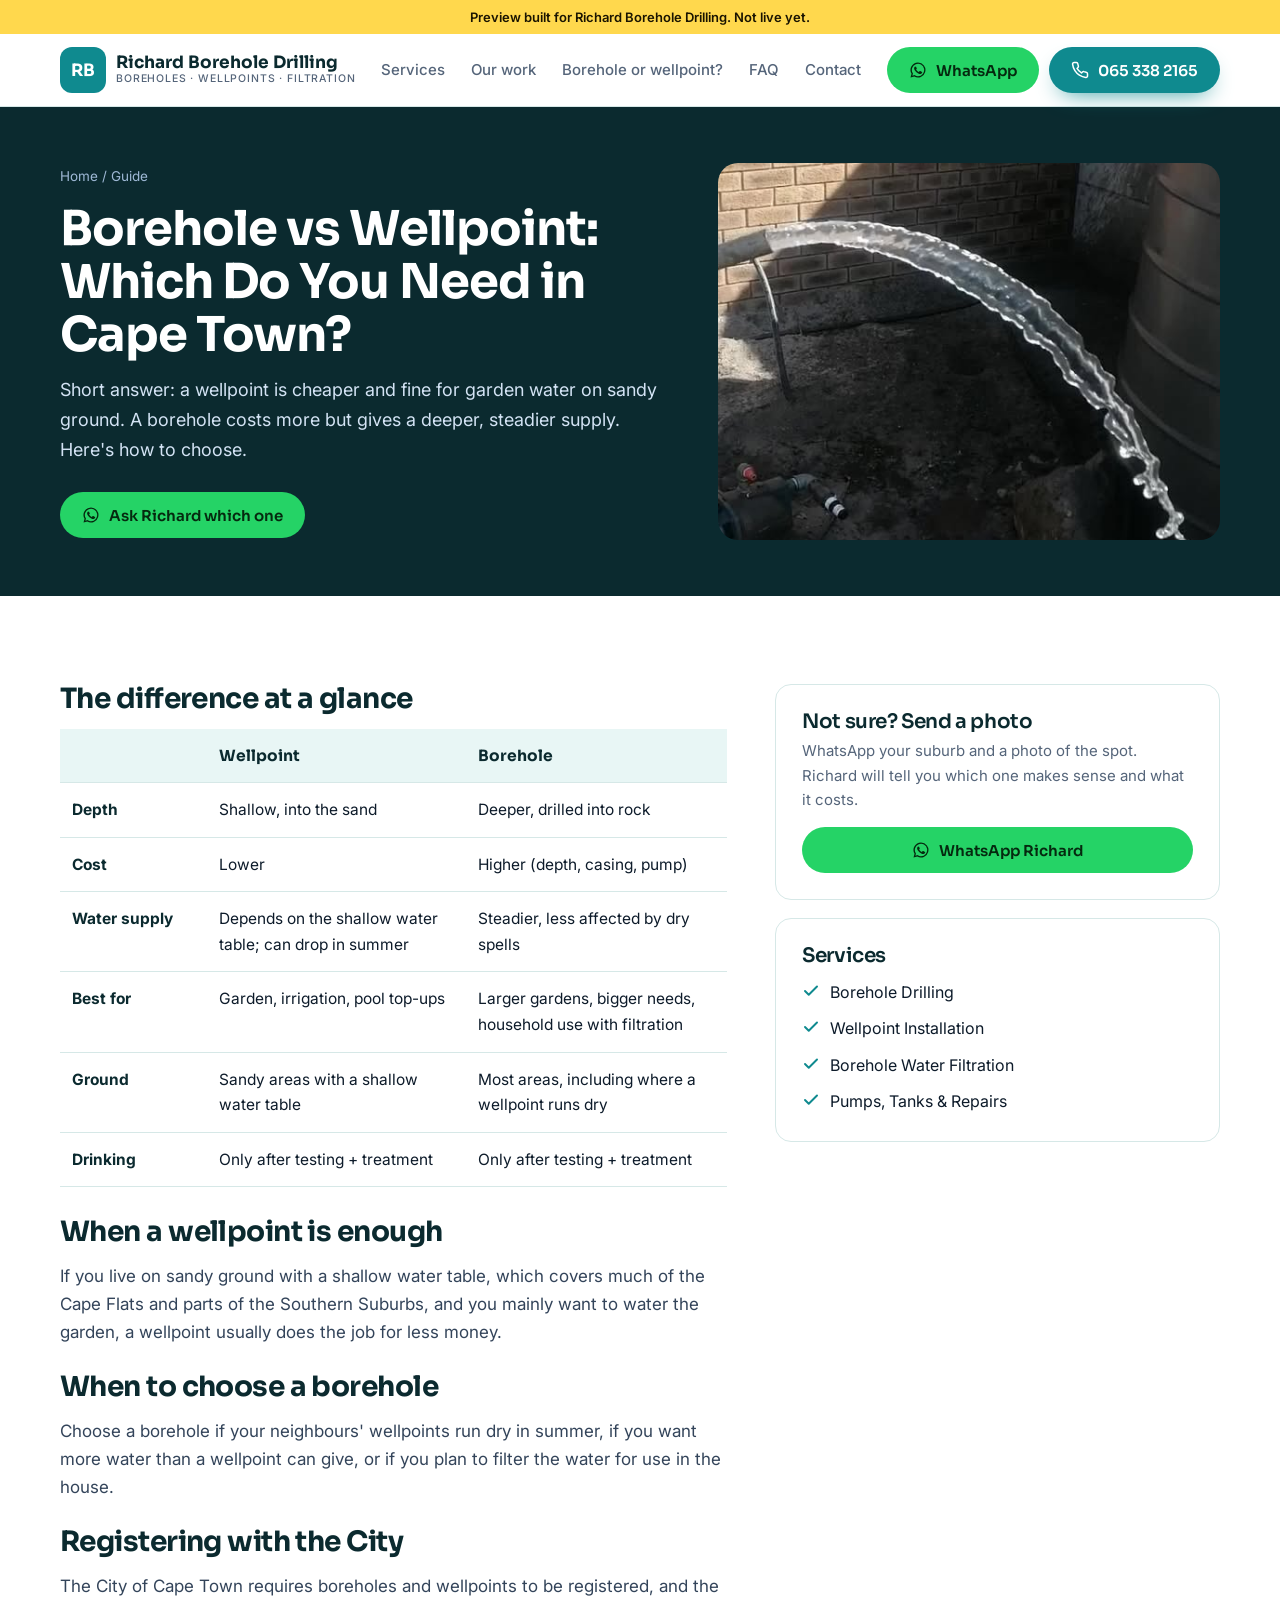
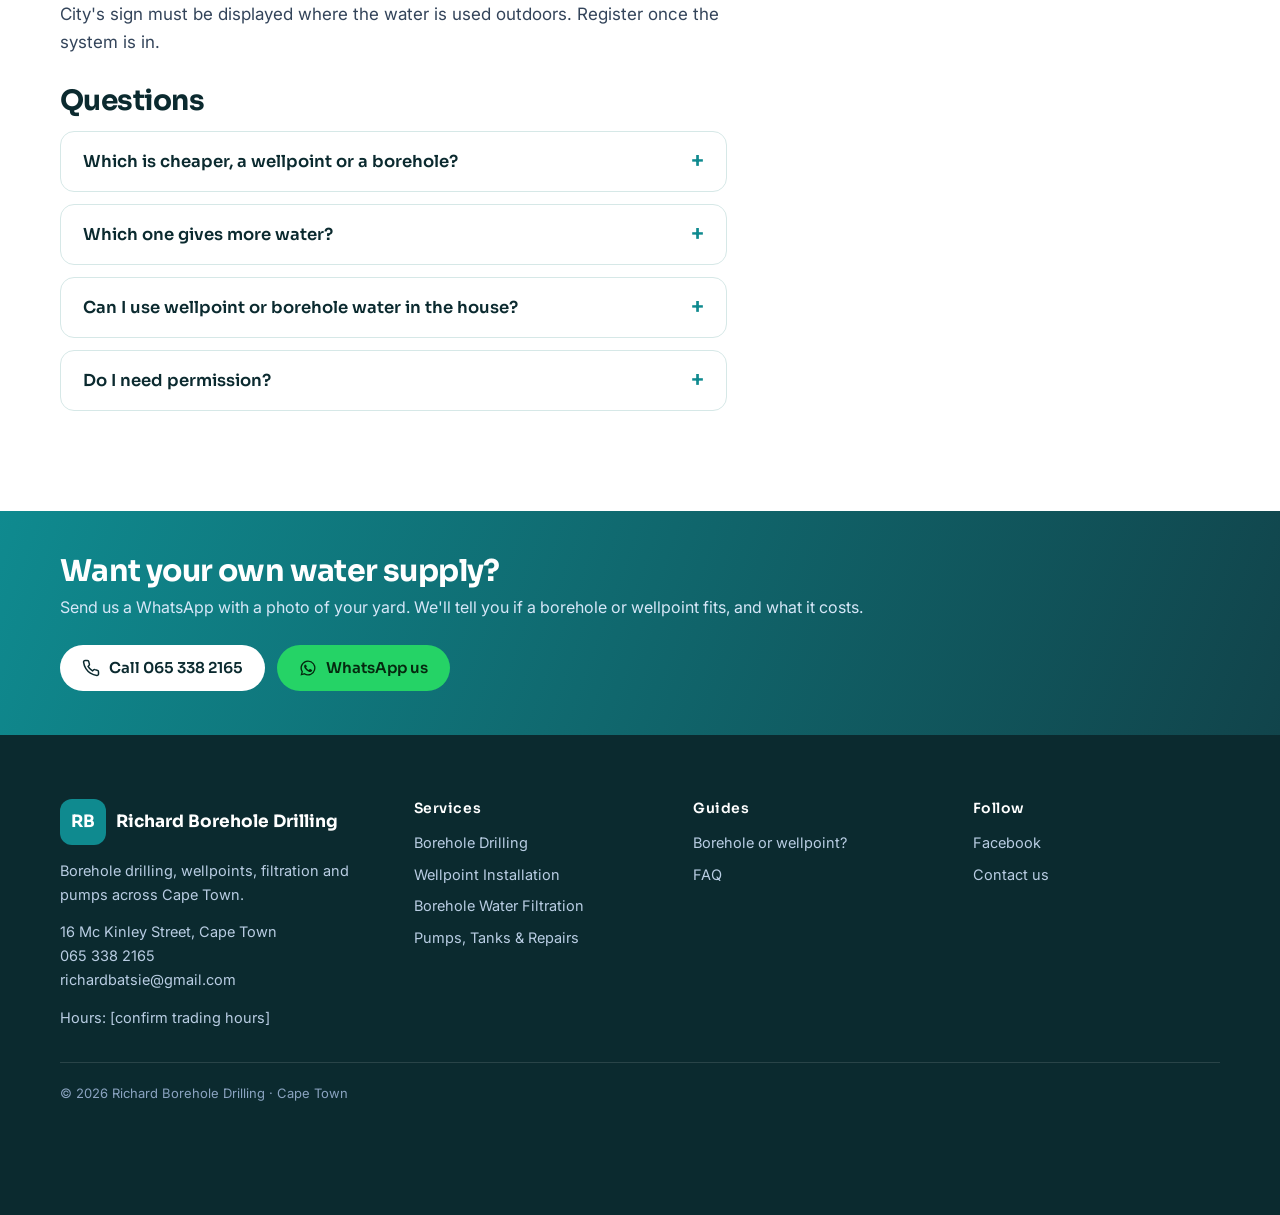
<file: borehole-vs-wellpoint/index.html>
<!doctype html>
<html lang="en-ZA">
<head>
<meta charset="utf-8">
<meta name="viewport" content="width=device-width, initial-scale=1">
<!-- PREVIEW: remove noindex + the preview bar when Richard approves and the real domain is live -->
<meta name="robots" content="noindex, nofollow">
<title>Borehole vs Wellpoint in Cape Town: Which Do You Need? | Richard Borehole Drilling</title>
<meta name="description" content="The difference between a wellpoint and a borehole in Cape Town: depth, cost, how much water you get, and which one suits your property.">
<link rel="canonical" href="https://dannyschaffer.github.io/richard-borehole-preview/borehole-vs-wellpoint/">
<meta property="og:type" content="website"><meta property="og:title" content="Borehole vs Wellpoint in Cape Town: Which Do You Need? | Richard Borehole Drilling"><meta property="og:description" content="The difference between a wellpoint and a borehole in Cape Town: depth, cost, how much water you get, and which one suits your property.">
<meta property="og:image" content="https://dannyschaffer.github.io/richard-borehole-preview/img/hero-rig-backyard.jpg"><meta property="og:url" content="https://dannyschaffer.github.io/richard-borehole-preview/borehole-vs-wellpoint/">
<link rel="preconnect" href="https://fonts.googleapis.com"><link rel="preconnect" href="https://fonts.gstatic.com" crossorigin><link href="https://fonts.googleapis.com/css2?family=Sora:wght@500;600;700&family=Inter:wght@400;500;600&display=swap" rel="stylesheet">
<link rel="stylesheet" href="../styles.css?v=1795083985">
<script type="application/ld+json">{"@context": "https://schema.org", "@type": "HomeAndConstructionBusiness", "@id": "https://dannyschaffer.github.io/richard-borehole-preview/#business", "name": "Richard Borehole Drilling", "description": "Borehole drilling, wellpoint installation, water filtration and pump connections in Cape Town.", "telephone": "+27653382165", "email": "richardbatsie@gmail.com", "url": "https://dannyschaffer.github.io/richard-borehole-preview/", "image": "https://dannyschaffer.github.io/richard-borehole-preview/img/hero-rig-backyard.jpg", "address": {"@type": "PostalAddress", "streetAddress": "16 Mc Kinley Street", "addressLocality": "Cape Town", "addressRegion": "Western Cape", "addressCountry": "ZA"}, "geo": {"@type": "GeoCoordinates", "latitude": -33.99119, "longitude": 18.48131}, "areaServed": "Cape Town", "sameAs": ["https://www.facebook.com/people/Richard-Borehole-Drilling/100069293814595/"]}</script><script type="application/ld+json">{"@context": "https://schema.org", "@type": "FAQPage", "mainEntity": [{"@type": "Question", "name": "Which is cheaper, a wellpoint or a borehole?", "acceptedAnswer": {"@type": "Answer", "text": "A wellpoint. It's shallow and quick to install. A borehole costs more because it's drilled deeper, into rock, and needs casing."}}, {"@type": "Question", "name": "Which one gives more water?", "acceptedAnswer": {"@type": "Answer", "text": "Usually a borehole. It draws from deeper water that's less affected by dry summers. A wellpoint depends on the shallow water table, which drops in summer."}}, {"@type": "Question", "name": "Can I use wellpoint or borehole water in the house?", "acceptedAnswer": {"@type": "Answer", "text": "Only after testing it and fitting the right filtration. Untreated water is for the garden, irrigation and toilets."}}, {"@type": "Question", "name": "Do I need permission?", "acceptedAnswer": {"@type": "Answer", "text": "You need to register boreholes and wellpoints with the City of Cape Town, and display the City's sign when the water is used outdoors."}}]}</script>
</head>
<body>
<div class="preview">Preview built for Richard Borehole Drilling. Not live yet.</div>
<header><div class="wrap nav">
<a class="brand" href="../"><span class="mono">RB</span><span>Richard Borehole Drilling<small>Boreholes · Wellpoints · Filtration</small></span></a>
<nav class="nav-links"><a href="../#services">Services</a><a href="../#work">Our work</a><a href="../borehole-vs-wellpoint/">Borehole or wellpoint?</a><a href="../#faq">FAQ</a><a href="../contact/">Contact</a></nav>
<div class="nav-cta"><a class="btn btn-wa" href="https://wa.me/27653382165?text=Hi%20Richard%2C%20I%20would%20like%20a%20quote."><svg viewBox="0 0 24 24" fill="currentColor" aria-hidden="true"><path d="M12 2a10 10 0 0 0-8.6 15.1L2 22l5-1.3A10 10 0 1 0 12 2Zm0 18.2a8.2 8.2 0 0 1-4.2-1.2l-.3-.2-3 .8.8-2.9-.2-.3A8.2 8.2 0 1 1 12 20.2Zm4.5-6.1c-.2-.1-1.5-.7-1.7-.8s-.4-.1-.6.1-.7.8-.8 1-.3.2-.5.1a6.7 6.7 0 0 1-3.3-2.9c-.3-.4.3-.4.7-1.4a.5.5 0 0 0 0-.4l-.8-1.9c-.2-.5-.4-.4-.6-.4h-.5a1 1 0 0 0-.7.3 3 3 0 0 0-.9 2.2 5.2 5.2 0 0 0 1.1 2.7 11.8 11.8 0 0 0 4.5 4c1.7.7 2.3.8 3.2.6a2.7 2.7 0 0 0 1.8-1.2 2.2 2.2 0 0 0 .1-1.2c0-.1-.2-.2-.4-.3Z"/></svg><span>WhatsApp</span></a><a class="btn btn-blue" href="tel:+27653382165"><svg viewBox="0 0 24 24" fill="none" stroke="currentColor" stroke-width="2" stroke-linecap="round" stroke-linejoin="round" aria-hidden="true"><path d="M22 16.9v3a2 2 0 0 1-2.2 2 19.8 19.8 0 0 1-8.6-3.1 19.5 19.5 0 0 1-6-6A19.8 19.8 0 0 1 2.1 4.2 2 2 0 0 1 4.1 2h3a2 2 0 0 1 2 1.7c.1 1 .4 1.9.7 2.8a2 2 0 0 1-.5 2.1L8 9.9a16 16 0 0 0 6 6l1.3-1.3a2 2 0 0 1 2.1-.4c.9.3 1.8.6 2.8.7a2 2 0 0 1 1.8 2Z"/></svg><span>065 338 2165</span></a></div>
</div></header>

<style>.cmp{width:100%;border-collapse:collapse;margin:8px 0 30px;font-size:15.5px}.cmp th,.cmp td{border-bottom:1px solid var(--line);padding:14px 12px;text-align:left;vertical-align:top}.cmp thead th{background:var(--sky);color:var(--navy);font-family:Sora,sans-serif}.cmp tbody th{color:var(--navy);width:22%}@media(max-width:600px){.cmp{font-size:14px}.cmp th,.cmp td{padding:10px 6px}}</style>
<section class="page-hero"><div class="wrap">
<div><div class="crumbs"><a href="../">Home</a> / Guide</div>
<h1>Borehole vs Wellpoint: Which Do You Need in Cape Town?</h1>
<p class="lead">Short answer: a wellpoint is cheaper and fine for garden water on sandy ground. A borehole costs more but gives a deeper, steadier supply. Here's how to choose.</p>
<div class="hero-ctas"><a class="btn btn-wa" href="https://wa.me/27653382165?text=Hi%20Richard%2C%20should%20I%20get%20a%20borehole%20or%20a%20wellpoint%3F%20My%20suburb%20is%20"><svg viewBox="0 0 24 24" fill="currentColor" aria-hidden="true"><path d="M12 2a10 10 0 0 0-8.6 15.1L2 22l5-1.3A10 10 0 1 0 12 2Zm0 18.2a8.2 8.2 0 0 1-4.2-1.2l-.3-.2-3 .8.8-2.9-.2-.3A8.2 8.2 0 1 1 12 20.2Zm4.5-6.1c-.2-.1-1.5-.7-1.7-.8s-.4-.1-.6.1-.7.8-.8 1-.3.2-.5.1a6.7 6.7 0 0 1-3.3-2.9c-.3-.4.3-.4.7-1.4a.5.5 0 0 0 0-.4l-.8-1.9c-.2-.5-.4-.4-.6-.4h-.5a1 1 0 0 0-.7.3 3 3 0 0 0-.9 2.2 5.2 5.2 0 0 0 1.1 2.7 11.8 11.8 0 0 0 4.5 4c1.7.7 2.3.8 3.2.6a2.7 2.7 0 0 0 1.8-1.2 2.2 2.2 0 0 0 .1-1.2c0-.1-.2-.2-.4-.3Z"/></svg>Ask Richard which one</a></div></div>
<img src="../img/water-strike.jpg" alt="Water striking from a newly drilled borehole in Cape Town">
</div></section>
<section><div class="wrap two"><div class="body">
<h2 style="font-size:28px;margin-bottom:14px">The difference at a glance</h2>
<table class="cmp"><thead><tr><th></th><th>Wellpoint</th><th>Borehole</th></tr></thead><tbody><tr><th>Depth</th><td>Shallow, into the sand</td><td>Deeper, drilled into rock</td></tr><tr><th>Cost</th><td>Lower</td><td>Higher (depth, casing, pump)</td></tr><tr><th>Water supply</th><td>Depends on the shallow water table; can drop in summer</td><td>Steadier, less affected by dry spells</td></tr><tr><th>Best for</th><td>Garden, irrigation, pool top-ups</td><td>Larger gardens, bigger needs, household use with filtration</td></tr><tr><th>Ground</th><td>Sandy areas with a shallow water table</td><td>Most areas, including where a wellpoint runs dry</td></tr><tr><th>Drinking</th><td>Only after testing + treatment</td><td>Only after testing + treatment</td></tr></tbody></table>
<h2 style="font-size:28px;margin-bottom:14px">When a wellpoint is enough</h2>
<p>If you live on sandy ground with a shallow water table, which covers much of the Cape Flats and parts of the Southern Suburbs, and you mainly want to water the garden, a wellpoint usually does the job for less money.</p>
<h2 style="font-size:28px;margin:26px 0 14px">When to choose a borehole</h2>
<p>Choose a borehole if your neighbours' wellpoints run dry in summer, if you want more water than a wellpoint can give, or if you plan to filter the water for use in the house.</p>
<h2 style="font-size:28px;margin:26px 0 14px">Registering with the City</h2>
<p>The City of Cape Town requires boreholes and wellpoints to be registered, and the City's sign must be displayed where the water is used outdoors. Register once the system is in.</p>
<h2 style="font-size:28px;margin:30px 0 14px">Questions</h2><div class="faq-list"><details><summary>Which is cheaper, a wellpoint or a borehole?</summary><p>A wellpoint. It&#x27;s shallow and quick to install. A borehole costs more because it&#x27;s drilled deeper, into rock, and needs casing.</p></details><details><summary>Which one gives more water?</summary><p>Usually a borehole. It draws from deeper water that&#x27;s less affected by dry summers. A wellpoint depends on the shallow water table, which drops in summer.</p></details><details><summary>Can I use wellpoint or borehole water in the house?</summary><p>Only after testing it and fitting the right filtration. Untreated water is for the garden, irrigation and toilets.</p></details><details><summary>Do I need permission?</summary><p>You need to register boreholes and wellpoints with the City of Cape Town, and display the City&#x27;s sign when the water is used outdoors.</p></details></div>
</div>
<aside><div class="box"><h3>Not sure? Send a photo</h3><p style="color:var(--muted);margin:6px 0 14px;font-size:15px">WhatsApp your suburb and a photo of the spot. Richard will tell you which one makes sense and what it costs.</p><a class="btn btn-wa" style="width:100%" href="https://wa.me/27653382165?text=Hi%20Richard%2C%20I%20would%20like%20a%20quote."><svg viewBox="0 0 24 24" fill="currentColor" aria-hidden="true"><path d="M12 2a10 10 0 0 0-8.6 15.1L2 22l5-1.3A10 10 0 1 0 12 2Zm0 18.2a8.2 8.2 0 0 1-4.2-1.2l-.3-.2-3 .8.8-2.9-.2-.3A8.2 8.2 0 1 1 12 20.2Zm4.5-6.1c-.2-.1-1.5-.7-1.7-.8s-.4-.1-.6.1-.7.8-.8 1-.3.2-.5.1a6.7 6.7 0 0 1-3.3-2.9c-.3-.4.3-.4.7-1.4a.5.5 0 0 0 0-.4l-.8-1.9c-.2-.5-.4-.4-.6-.4h-.5a1 1 0 0 0-.7.3 3 3 0 0 0-.9 2.2 5.2 5.2 0 0 0 1.1 2.7 11.8 11.8 0 0 0 4.5 4c1.7.7 2.3.8 3.2.6a2.7 2.7 0 0 0 1.8-1.2 2.2 2.2 0 0 0 .1-1.2c0-.1-.2-.2-.4-.3Z"/></svg>WhatsApp Richard</a></div>
<div class="box"><h3>Services</h3><ul><li><svg viewBox="0 0 24 24" fill="none" stroke="currentColor" stroke-width="2.6" stroke-linecap="round" stroke-linejoin="round" aria-hidden="true"><path d="M20 6 9 17l-5-5"/></svg><a href="../services/borehole-drilling/">Borehole Drilling</a></li><li><svg viewBox="0 0 24 24" fill="none" stroke="currentColor" stroke-width="2.6" stroke-linecap="round" stroke-linejoin="round" aria-hidden="true"><path d="M20 6 9 17l-5-5"/></svg><a href="../services/wellpoint-installation/">Wellpoint Installation</a></li><li><svg viewBox="0 0 24 24" fill="none" stroke="currentColor" stroke-width="2.6" stroke-linecap="round" stroke-linejoin="round" aria-hidden="true"><path d="M20 6 9 17l-5-5"/></svg><a href="../services/water-filtration/">Borehole Water Filtration</a></li><li><svg viewBox="0 0 24 24" fill="none" stroke="currentColor" stroke-width="2.6" stroke-linecap="round" stroke-linejoin="round" aria-hidden="true"><path d="M20 6 9 17l-5-5"/></svg><a href="../services/pumps-and-tanks/">Pumps, Tanks &amp; Repairs</a></li></ul></div></aside>
</div></section>
<div class="band"><div class="wrap"><div><h2>Want your own water supply?</h2><p>Send us a WhatsApp with a photo of your yard. We&#x27;ll tell you if a borehole or wellpoint fits, and what it costs.</p></div>
<div class="ctas"><a class="btn btn-white" href="tel:+27653382165"><svg viewBox="0 0 24 24" fill="none" stroke="currentColor" stroke-width="2" stroke-linecap="round" stroke-linejoin="round" aria-hidden="true"><path d="M22 16.9v3a2 2 0 0 1-2.2 2 19.8 19.8 0 0 1-8.6-3.1 19.5 19.5 0 0 1-6-6A19.8 19.8 0 0 1 2.1 4.2 2 2 0 0 1 4.1 2h3a2 2 0 0 1 2 1.7c.1 1 .4 1.9.7 2.8a2 2 0 0 1-.5 2.1L8 9.9a16 16 0 0 0 6 6l1.3-1.3a2 2 0 0 1 2.1-.4c.9.3 1.8.6 2.8.7a2 2 0 0 1 1.8 2Z"/></svg>Call 065 338 2165</a><a class="btn btn-wa" href="https://wa.me/27653382165?text=Hi%20Richard%2C%20I%20would%20like%20a%20quote."><svg viewBox="0 0 24 24" fill="currentColor" aria-hidden="true"><path d="M12 2a10 10 0 0 0-8.6 15.1L2 22l5-1.3A10 10 0 1 0 12 2Zm0 18.2a8.2 8.2 0 0 1-4.2-1.2l-.3-.2-3 .8.8-2.9-.2-.3A8.2 8.2 0 1 1 12 20.2Zm4.5-6.1c-.2-.1-1.5-.7-1.7-.8s-.4-.1-.6.1-.7.8-.8 1-.3.2-.5.1a6.7 6.7 0 0 1-3.3-2.9c-.3-.4.3-.4.7-1.4a.5.5 0 0 0 0-.4l-.8-1.9c-.2-.5-.4-.4-.6-.4h-.5a1 1 0 0 0-.7.3 3 3 0 0 0-.9 2.2 5.2 5.2 0 0 0 1.1 2.7 11.8 11.8 0 0 0 4.5 4c1.7.7 2.3.8 3.2.6a2.7 2.7 0 0 0 1.8-1.2 2.2 2.2 0 0 0 .1-1.2c0-.1-.2-.2-.4-.3Z"/></svg>WhatsApp us</a></div></div></div>
<footer><div class="wrap">
<div><a class="brand" href="../"><span class="mono">RB</span><span>Richard Borehole Drilling</span></a>
<p>Borehole drilling, wellpoints, filtration and pumps across Cape Town.</p>
<p style="margin-top:14px">16 Mc Kinley Street, Cape Town<br><a href="tel:+27653382165">065 338 2165</a><br><a href="mailto:richardbatsie@gmail.com">richardbatsie@gmail.com</a></p>
<p style="margin-top:14px">Hours: [confirm trading hours]</p></div>
<div><h4>Services</h4><ul><li><a href="../services/borehole-drilling/">Borehole Drilling</a></li><li><a href="../services/wellpoint-installation/">Wellpoint Installation</a></li><li><a href="../services/water-filtration/">Borehole Water Filtration</a></li><li><a href="../services/pumps-and-tanks/">Pumps, Tanks &amp; Repairs</a></li></ul></div>
<div><h4>Guides</h4><ul><li><a href="../borehole-vs-wellpoint/">Borehole or wellpoint?</a></li><li><a href="../#faq">FAQ</a></li></ul></div>
<div><h4>Follow</h4><ul><li><a href="https://www.facebook.com/people/Richard-Borehole-Drilling/100069293814595/">Facebook</a></li><li><a href="../contact/">Contact us</a></li></ul></div>
<div class="legal">© 2026 Richard Borehole Drilling · Cape Town</div>
</div></footer>
<div class="mbar"><a class="btn btn-blue" href="tel:+27653382165"><svg viewBox="0 0 24 24" fill="none" stroke="currentColor" stroke-width="2" stroke-linecap="round" stroke-linejoin="round" aria-hidden="true"><path d="M22 16.9v3a2 2 0 0 1-2.2 2 19.8 19.8 0 0 1-8.6-3.1 19.5 19.5 0 0 1-6-6A19.8 19.8 0 0 1 2.1 4.2 2 2 0 0 1 4.1 2h3a2 2 0 0 1 2 1.7c.1 1 .4 1.9.7 2.8a2 2 0 0 1-.5 2.1L8 9.9a16 16 0 0 0 6 6l1.3-1.3a2 2 0 0 1 2.1-.4c.9.3 1.8.6 2.8.7a2 2 0 0 1 1.8 2Z"/></svg>Call now</a><a class="btn btn-wa" href="https://wa.me/27653382165?text=Hi%20Richard%2C%20I%20would%20like%20a%20quote."><svg viewBox="0 0 24 24" fill="currentColor" aria-hidden="true"><path d="M12 2a10 10 0 0 0-8.6 15.1L2 22l5-1.3A10 10 0 1 0 12 2Zm0 18.2a8.2 8.2 0 0 1-4.2-1.2l-.3-.2-3 .8.8-2.9-.2-.3A8.2 8.2 0 1 1 12 20.2Zm4.5-6.1c-.2-.1-1.5-.7-1.7-.8s-.4-.1-.6.1-.7.8-.8 1-.3.2-.5.1a6.7 6.7 0 0 1-3.3-2.9c-.3-.4.3-.4.7-1.4a.5.5 0 0 0 0-.4l-.8-1.9c-.2-.5-.4-.4-.6-.4h-.5a1 1 0 0 0-.7.3 3 3 0 0 0-.9 2.2 5.2 5.2 0 0 0 1.1 2.7 11.8 11.8 0 0 0 4.5 4c1.7.7 2.3.8 3.2.6a2.7 2.7 0 0 0 1.8-1.2 2.2 2.2 0 0 0 .1-1.2c0-.1-.2-.2-.4-.3Z"/></svg>WhatsApp</a></div>
<script>
document.querySelectorAll('form[data-wa]').forEach(f=>f.addEventListener('submit',ev=>{ev.preventDefault();const d=new FormData(f);
const msg=`Hi Richard, I'd like a quote.%0AName: ${d.get('name')||''}%0APhone: ${d.get('phone')||''}%0ASuburb: ${d.get('suburb')||''}%0ANeed: ${d.get('need')||''}`;
window.open('https://wa.me/27653382165?text='+msg.replace(/ /g,'%20'),'_blank');}));
</script>
</body></html>
</file>
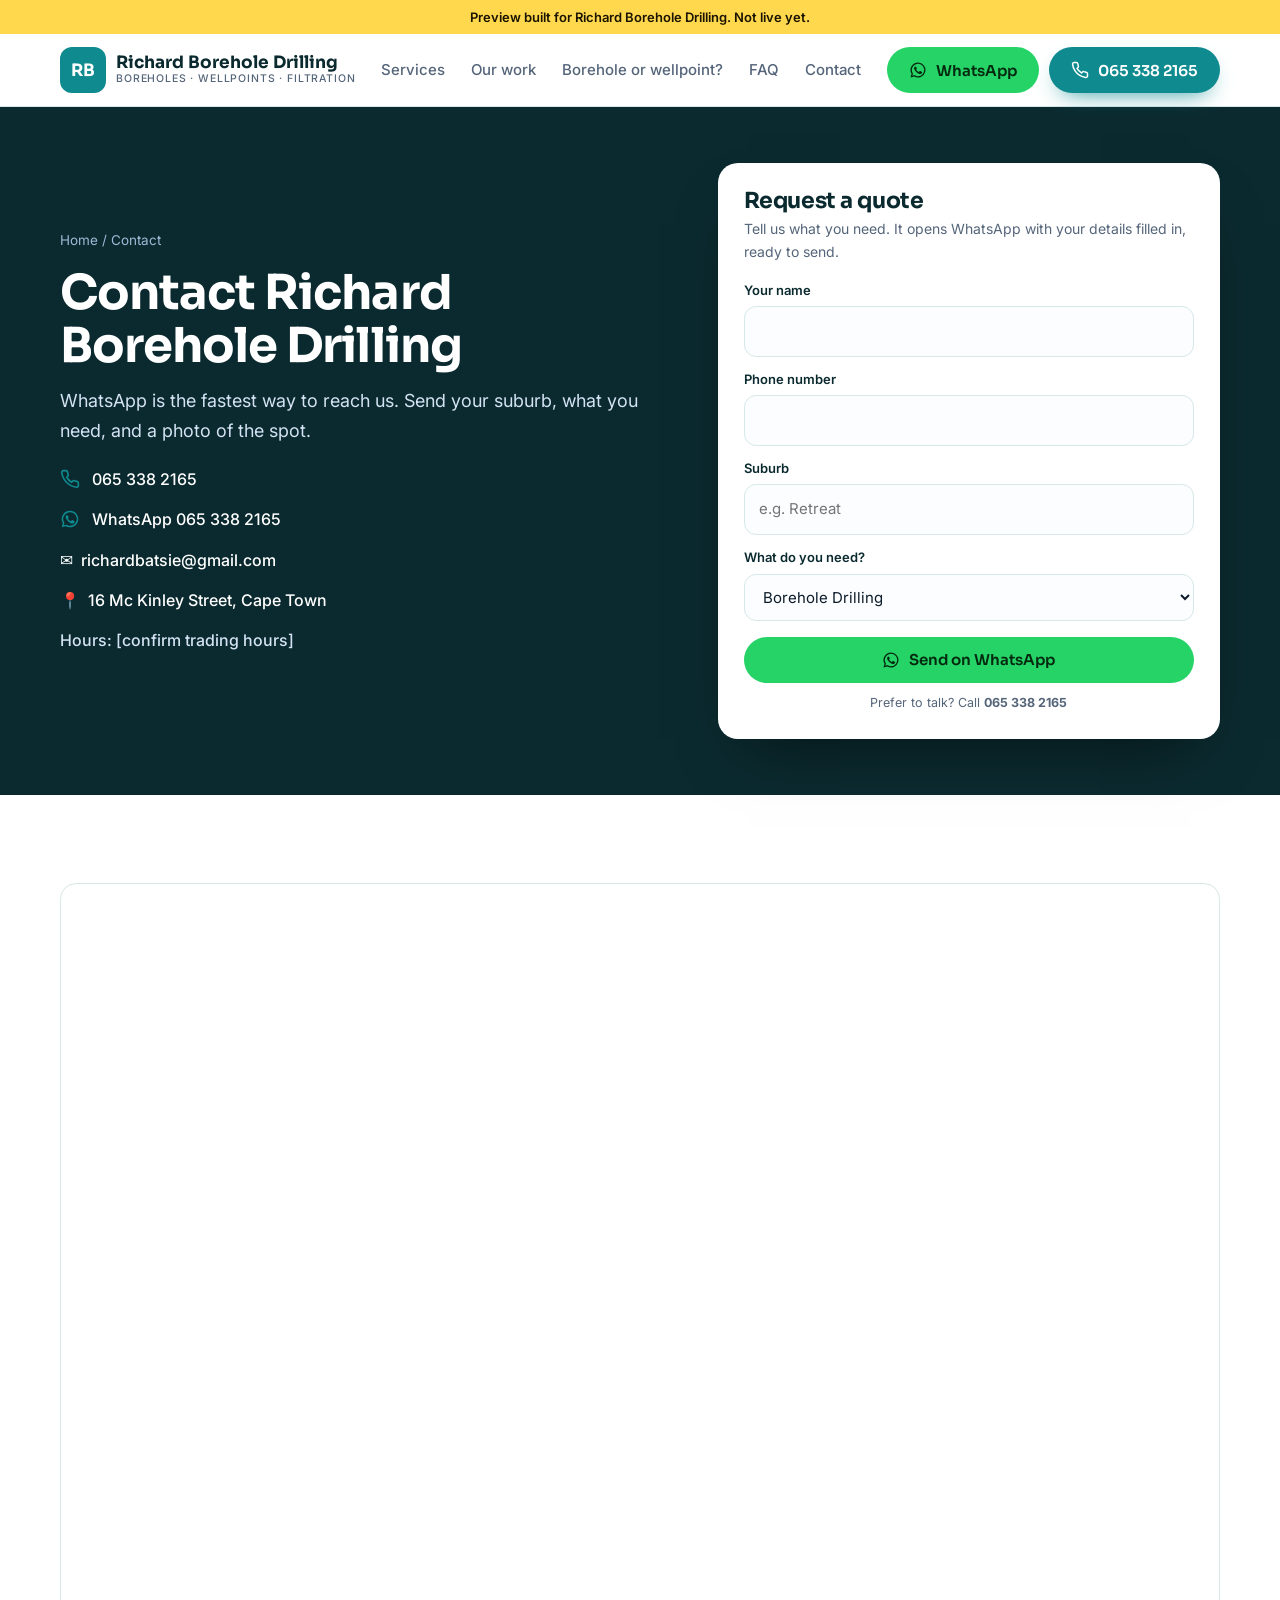
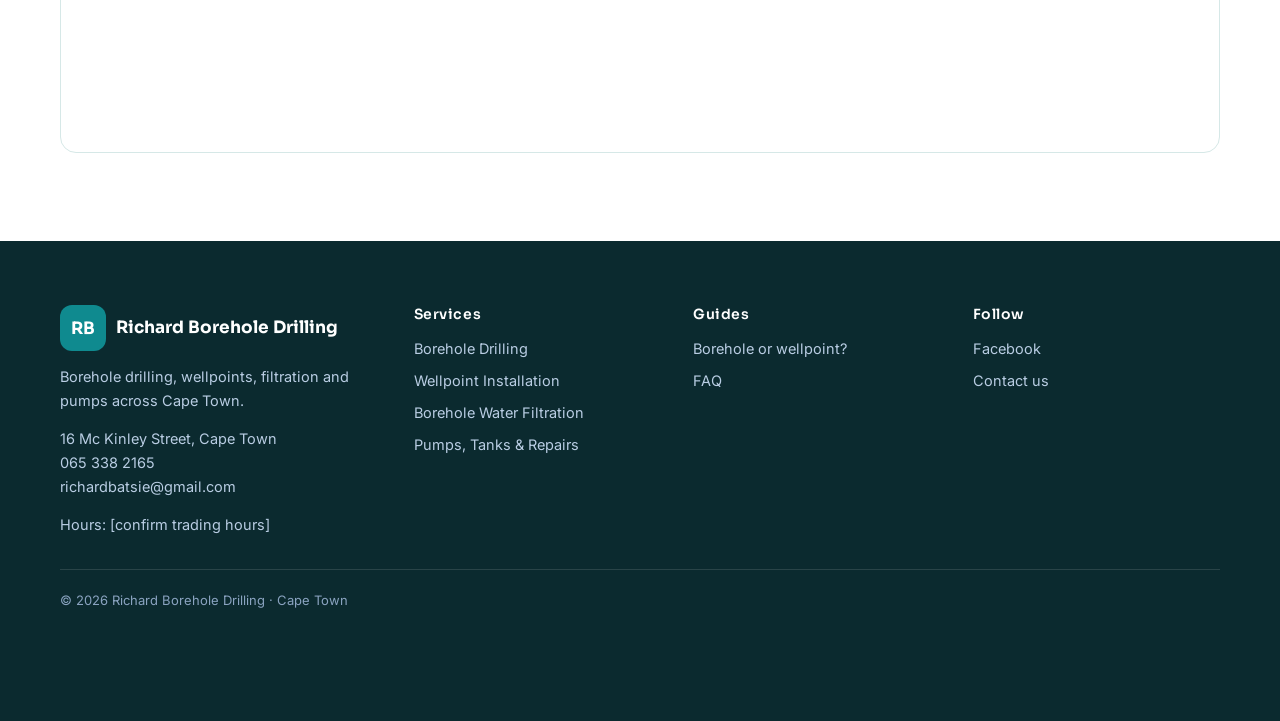
<file: contact/index.html>
<!doctype html>
<html lang="en-ZA">
<head>
<meta charset="utf-8">
<meta name="viewport" content="width=device-width, initial-scale=1">
<!-- PREVIEW: remove noindex + the preview bar when Richard approves and the real domain is live -->
<meta name="robots" content="noindex, nofollow">
<title>Contact Richard Borehole Drilling | Cape Town | 065 338 2165</title>
<meta name="description" content="Call or WhatsApp Richard Borehole Drilling on 065 338 2165 for borehole, wellpoint and filtration quotes in Cape Town.">
<link rel="canonical" href="https://dannyschaffer.github.io/richard-borehole-preview/contact/">
<meta property="og:type" content="website"><meta property="og:title" content="Contact Richard Borehole Drilling | Cape Town | 065 338 2165"><meta property="og:description" content="Call or WhatsApp Richard Borehole Drilling on 065 338 2165 for borehole, wellpoint and filtration quotes in Cape Town.">
<meta property="og:image" content="https://dannyschaffer.github.io/richard-borehole-preview/img/hero-rig-backyard.jpg"><meta property="og:url" content="https://dannyschaffer.github.io/richard-borehole-preview/contact/">
<link rel="preconnect" href="https://fonts.googleapis.com"><link rel="preconnect" href="https://fonts.gstatic.com" crossorigin><link href="https://fonts.googleapis.com/css2?family=Sora:wght@500;600;700&family=Inter:wght@400;500;600&display=swap" rel="stylesheet">
<link rel="stylesheet" href="../styles.css?v=1795083985">
<script type="application/ld+json">{"@context": "https://schema.org", "@type": "HomeAndConstructionBusiness", "@id": "https://dannyschaffer.github.io/richard-borehole-preview/#business", "name": "Richard Borehole Drilling", "description": "Borehole drilling, wellpoint installation, water filtration and pump connections in Cape Town.", "telephone": "+27653382165", "email": "richardbatsie@gmail.com", "url": "https://dannyschaffer.github.io/richard-borehole-preview/", "image": "https://dannyschaffer.github.io/richard-borehole-preview/img/hero-rig-backyard.jpg", "address": {"@type": "PostalAddress", "streetAddress": "16 Mc Kinley Street", "addressLocality": "Cape Town", "addressRegion": "Western Cape", "addressCountry": "ZA"}, "geo": {"@type": "GeoCoordinates", "latitude": -33.99119, "longitude": 18.48131}, "areaServed": "Cape Town", "sameAs": ["https://www.facebook.com/people/Richard-Borehole-Drilling/100069293814595/"]}</script>
</head>
<body>
<div class="preview">Preview built for Richard Borehole Drilling. Not live yet.</div>
<header><div class="wrap nav">
<a class="brand" href="../"><span class="mono">RB</span><span>Richard Borehole Drilling<small>Boreholes · Wellpoints · Filtration</small></span></a>
<nav class="nav-links"><a href="../#services">Services</a><a href="../#work">Our work</a><a href="../borehole-vs-wellpoint/">Borehole or wellpoint?</a><a href="../#faq">FAQ</a><a href="../contact/">Contact</a></nav>
<div class="nav-cta"><a class="btn btn-wa" href="https://wa.me/27653382165?text=Hi%20Richard%2C%20I%20would%20like%20a%20quote."><svg viewBox="0 0 24 24" fill="currentColor" aria-hidden="true"><path d="M12 2a10 10 0 0 0-8.6 15.1L2 22l5-1.3A10 10 0 1 0 12 2Zm0 18.2a8.2 8.2 0 0 1-4.2-1.2l-.3-.2-3 .8.8-2.9-.2-.3A8.2 8.2 0 1 1 12 20.2Zm4.5-6.1c-.2-.1-1.5-.7-1.7-.8s-.4-.1-.6.1-.7.8-.8 1-.3.2-.5.1a6.7 6.7 0 0 1-3.3-2.9c-.3-.4.3-.4.7-1.4a.5.5 0 0 0 0-.4l-.8-1.9c-.2-.5-.4-.4-.6-.4h-.5a1 1 0 0 0-.7.3 3 3 0 0 0-.9 2.2 5.2 5.2 0 0 0 1.1 2.7 11.8 11.8 0 0 0 4.5 4c1.7.7 2.3.8 3.2.6a2.7 2.7 0 0 0 1.8-1.2 2.2 2.2 0 0 0 .1-1.2c0-.1-.2-.2-.4-.3Z"/></svg><span>WhatsApp</span></a><a class="btn btn-blue" href="tel:+27653382165"><svg viewBox="0 0 24 24" fill="none" stroke="currentColor" stroke-width="2" stroke-linecap="round" stroke-linejoin="round" aria-hidden="true"><path d="M22 16.9v3a2 2 0 0 1-2.2 2 19.8 19.8 0 0 1-8.6-3.1 19.5 19.5 0 0 1-6-6A19.8 19.8 0 0 1 2.1 4.2 2 2 0 0 1 4.1 2h3a2 2 0 0 1 2 1.7c.1 1 .4 1.9.7 2.8a2 2 0 0 1-.5 2.1L8 9.9a16 16 0 0 0 6 6l1.3-1.3a2 2 0 0 1 2.1-.4c.9.3 1.8.6 2.8.7a2 2 0 0 1 1.8 2Z"/></svg><span>065 338 2165</span></a></div>
</div></header>

<section class="page-hero"><div class="wrap"><div><div class="crumbs"><a href="../">Home</a> / Contact</div>
<h1>Contact Richard Borehole Drilling</h1><p class="lead">WhatsApp is the fastest way to reach us. Send your suburb, what you need, and a photo of the spot.</p>
<div class="contact-lines">
<a href="tel:+27653382165" style="color:#fff"><svg viewBox="0 0 24 24" fill="none" stroke="currentColor" stroke-width="2" stroke-linecap="round" stroke-linejoin="round" aria-hidden="true"><path d="M22 16.9v3a2 2 0 0 1-2.2 2 19.8 19.8 0 0 1-8.6-3.1 19.5 19.5 0 0 1-6-6A19.8 19.8 0 0 1 2.1 4.2 2 2 0 0 1 4.1 2h3a2 2 0 0 1 2 1.7c.1 1 .4 1.9.7 2.8a2 2 0 0 1-.5 2.1L8 9.9a16 16 0 0 0 6 6l1.3-1.3a2 2 0 0 1 2.1-.4c.9.3 1.8.6 2.8.7a2 2 0 0 1 1.8 2Z"/></svg>065 338 2165</a>
<a href="https://wa.me/27653382165" style="color:#fff"><svg viewBox="0 0 24 24" fill="currentColor" aria-hidden="true"><path d="M12 2a10 10 0 0 0-8.6 15.1L2 22l5-1.3A10 10 0 1 0 12 2Zm0 18.2a8.2 8.2 0 0 1-4.2-1.2l-.3-.2-3 .8.8-2.9-.2-.3A8.2 8.2 0 1 1 12 20.2Zm4.5-6.1c-.2-.1-1.5-.7-1.7-.8s-.4-.1-.6.1-.7.8-.8 1-.3.2-.5.1a6.7 6.7 0 0 1-3.3-2.9c-.3-.4.3-.4.7-1.4a.5.5 0 0 0 0-.4l-.8-1.9c-.2-.5-.4-.4-.6-.4h-.5a1 1 0 0 0-.7.3 3 3 0 0 0-.9 2.2 5.2 5.2 0 0 0 1.1 2.7 11.8 11.8 0 0 0 4.5 4c1.7.7 2.3.8 3.2.6a2.7 2.7 0 0 0 1.8-1.2 2.2 2.2 0 0 0 .1-1.2c0-.1-.2-.2-.4-.3Z"/></svg>WhatsApp 065 338 2165</a>
<a href="mailto:richardbatsie@gmail.com" style="color:#fff">✉&nbsp; richardbatsie@gmail.com</a>
<div style="color:#fff">📍&nbsp; 16 Mc Kinley Street, Cape Town</div>
<div style="color:#d3e3f4">Hours: [confirm trading hours]</div></div></div>
<form class="card-form" data-wa>
<h2>Request a quote</h2><p class="small">Tell us what you need. It opens WhatsApp with your details filled in, ready to send.</p>
<label class="field"><span>Your name</span><input name="name" required autocomplete="name"></label>
<label class="field"><span>Phone number</span><input name="phone" type="tel" required autocomplete="tel"></label>
<label class="field"><span>Suburb</span><input name="suburb" placeholder="e.g. Retreat"></label>
<label class="field"><span>What do you need?</span><select name="need"><option>Borehole Drilling</option><option>Wellpoint Installation</option><option>Borehole Water Filtration</option><option>Pumps, Tanks &amp; Repairs</option><option>Not sure: borehole or wellpoint?</option></select></label>
<button class="btn btn-wa" type="submit"><svg viewBox="0 0 24 24" fill="currentColor" aria-hidden="true"><path d="M12 2a10 10 0 0 0-8.6 15.1L2 22l5-1.3A10 10 0 1 0 12 2Zm0 18.2a8.2 8.2 0 0 1-4.2-1.2l-.3-.2-3 .8.8-2.9-.2-.3A8.2 8.2 0 1 1 12 20.2Zm4.5-6.1c-.2-.1-1.5-.7-1.7-.8s-.4-.1-.6.1-.7.8-.8 1-.3.2-.5.1a6.7 6.7 0 0 1-3.3-2.9c-.3-.4.3-.4.7-1.4a.5.5 0 0 0 0-.4l-.8-1.9c-.2-.5-.4-.4-.6-.4h-.5a1 1 0 0 0-.7.3 3 3 0 0 0-.9 2.2 5.2 5.2 0 0 0 1.1 2.7 11.8 11.8 0 0 0 4.5 4c1.7.7 2.3.8 3.2.6a2.7 2.7 0 0 0 1.8-1.2 2.2 2.2 0 0 0 .1-1.2c0-.1-.2-.2-.4-.3Z"/></svg>Send on WhatsApp</button>
<p class="form-note">Prefer to talk? Call <a href="tel:+27653382165"><b>065 338 2165</b></a></p>
</form>
</div></section>
<section><div class="wrap"><div class="map"><iframe loading="lazy" title="Map of Cape Town" src="https://maps.google.com/maps?q=-33.99119,18.48131&z=11&output=embed"></iframe></div></div></section>
<footer><div class="wrap">
<div><a class="brand" href="../"><span class="mono">RB</span><span>Richard Borehole Drilling</span></a>
<p>Borehole drilling, wellpoints, filtration and pumps across Cape Town.</p>
<p style="margin-top:14px">16 Mc Kinley Street, Cape Town<br><a href="tel:+27653382165">065 338 2165</a><br><a href="mailto:richardbatsie@gmail.com">richardbatsie@gmail.com</a></p>
<p style="margin-top:14px">Hours: [confirm trading hours]</p></div>
<div><h4>Services</h4><ul><li><a href="../services/borehole-drilling/">Borehole Drilling</a></li><li><a href="../services/wellpoint-installation/">Wellpoint Installation</a></li><li><a href="../services/water-filtration/">Borehole Water Filtration</a></li><li><a href="../services/pumps-and-tanks/">Pumps, Tanks &amp; Repairs</a></li></ul></div>
<div><h4>Guides</h4><ul><li><a href="../borehole-vs-wellpoint/">Borehole or wellpoint?</a></li><li><a href="../#faq">FAQ</a></li></ul></div>
<div><h4>Follow</h4><ul><li><a href="https://www.facebook.com/people/Richard-Borehole-Drilling/100069293814595/">Facebook</a></li><li><a href="../contact/">Contact us</a></li></ul></div>
<div class="legal">© 2026 Richard Borehole Drilling · Cape Town</div>
</div></footer>
<div class="mbar"><a class="btn btn-blue" href="tel:+27653382165"><svg viewBox="0 0 24 24" fill="none" stroke="currentColor" stroke-width="2" stroke-linecap="round" stroke-linejoin="round" aria-hidden="true"><path d="M22 16.9v3a2 2 0 0 1-2.2 2 19.8 19.8 0 0 1-8.6-3.1 19.5 19.5 0 0 1-6-6A19.8 19.8 0 0 1 2.1 4.2 2 2 0 0 1 4.1 2h3a2 2 0 0 1 2 1.7c.1 1 .4 1.9.7 2.8a2 2 0 0 1-.5 2.1L8 9.9a16 16 0 0 0 6 6l1.3-1.3a2 2 0 0 1 2.1-.4c.9.3 1.8.6 2.8.7a2 2 0 0 1 1.8 2Z"/></svg>Call now</a><a class="btn btn-wa" href="https://wa.me/27653382165?text=Hi%20Richard%2C%20I%20would%20like%20a%20quote."><svg viewBox="0 0 24 24" fill="currentColor" aria-hidden="true"><path d="M12 2a10 10 0 0 0-8.6 15.1L2 22l5-1.3A10 10 0 1 0 12 2Zm0 18.2a8.2 8.2 0 0 1-4.2-1.2l-.3-.2-3 .8.8-2.9-.2-.3A8.2 8.2 0 1 1 12 20.2Zm4.5-6.1c-.2-.1-1.5-.7-1.7-.8s-.4-.1-.6.1-.7.8-.8 1-.3.2-.5.1a6.7 6.7 0 0 1-3.3-2.9c-.3-.4.3-.4.7-1.4a.5.5 0 0 0 0-.4l-.8-1.9c-.2-.5-.4-.4-.6-.4h-.5a1 1 0 0 0-.7.3 3 3 0 0 0-.9 2.2 5.2 5.2 0 0 0 1.1 2.7 11.8 11.8 0 0 0 4.5 4c1.7.7 2.3.8 3.2.6a2.7 2.7 0 0 0 1.8-1.2 2.2 2.2 0 0 0 .1-1.2c0-.1-.2-.2-.4-.3Z"/></svg>WhatsApp</a></div>
<script>
document.querySelectorAll('form[data-wa]').forEach(f=>f.addEventListener('submit',ev=>{ev.preventDefault();const d=new FormData(f);
const msg=`Hi Richard, I'd like a quote.%0AName: ${d.get('name')||''}%0APhone: ${d.get('phone')||''}%0ASuburb: ${d.get('suburb')||''}%0ANeed: ${d.get('need')||''}`;
window.open('https://wa.me/27653382165?text='+msg.replace(/ /g,'%20'),'_blank');}));
</script>
</body></html>
</file>
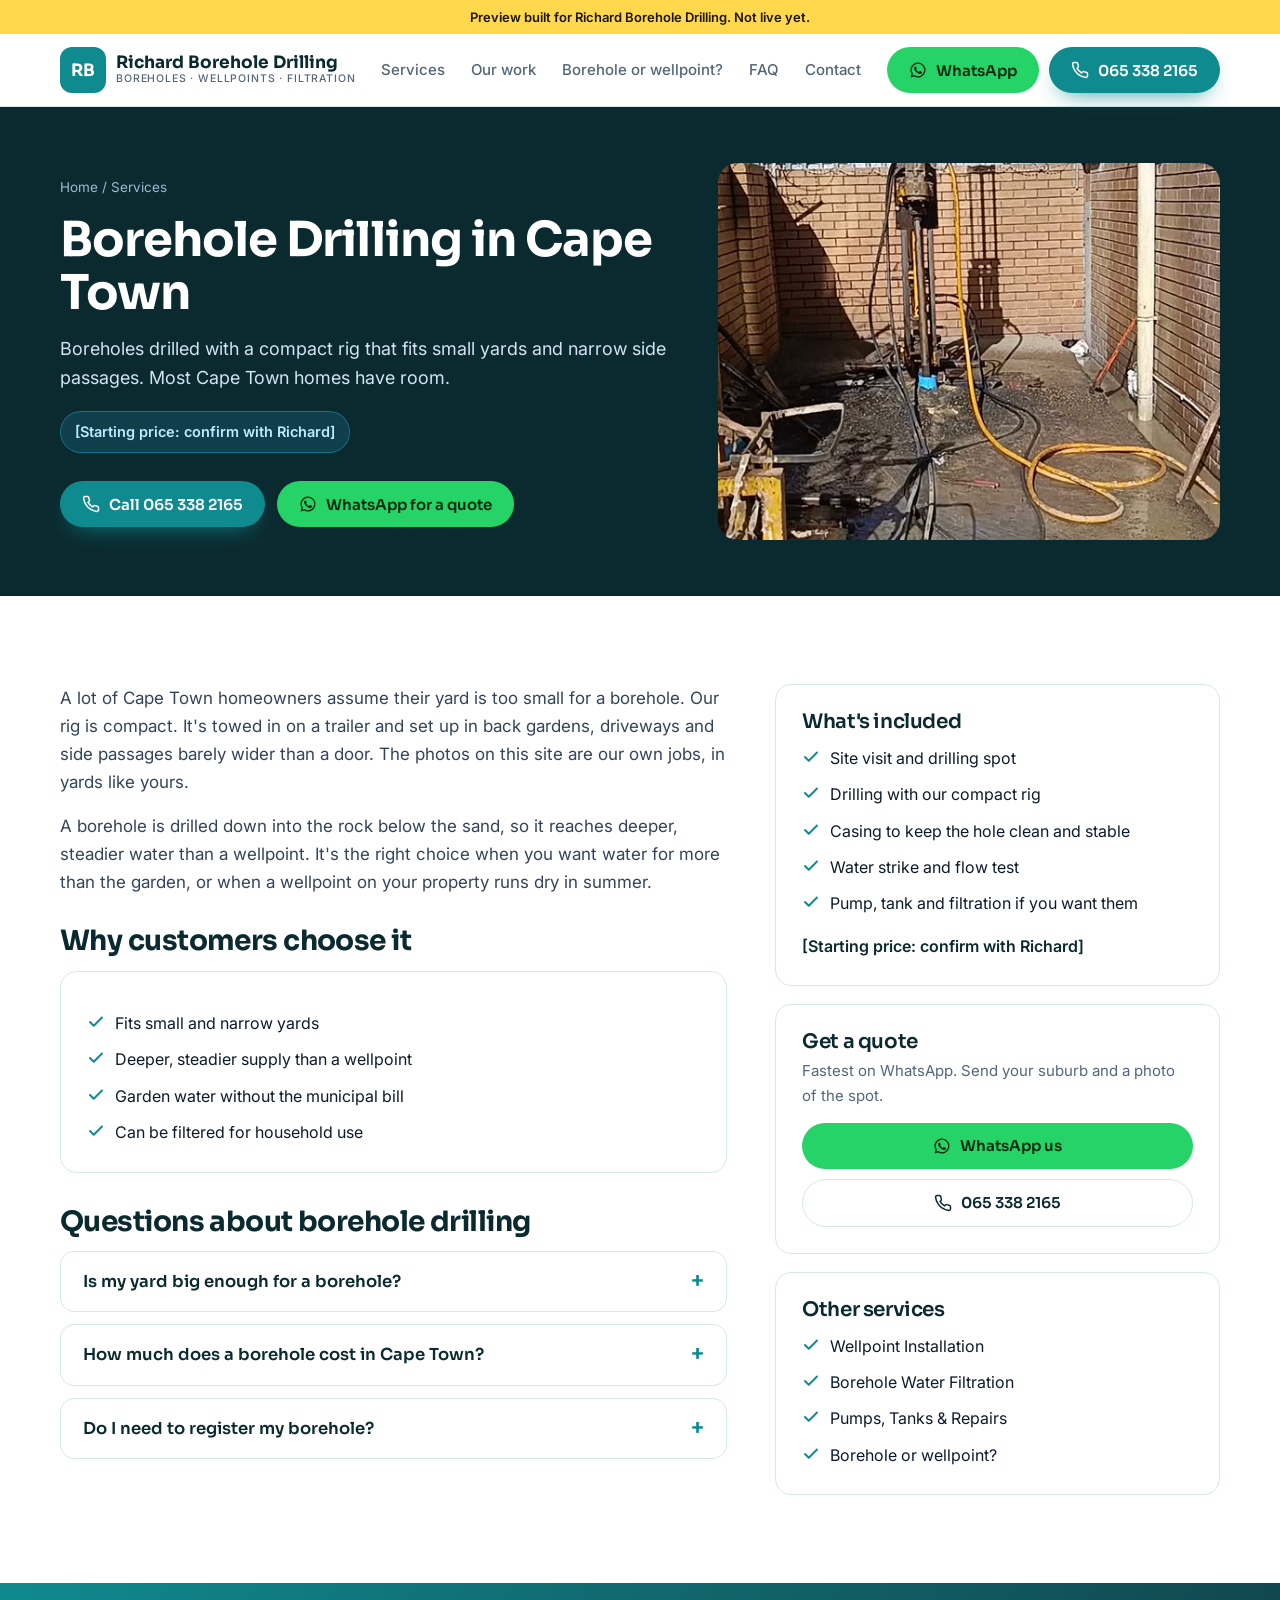
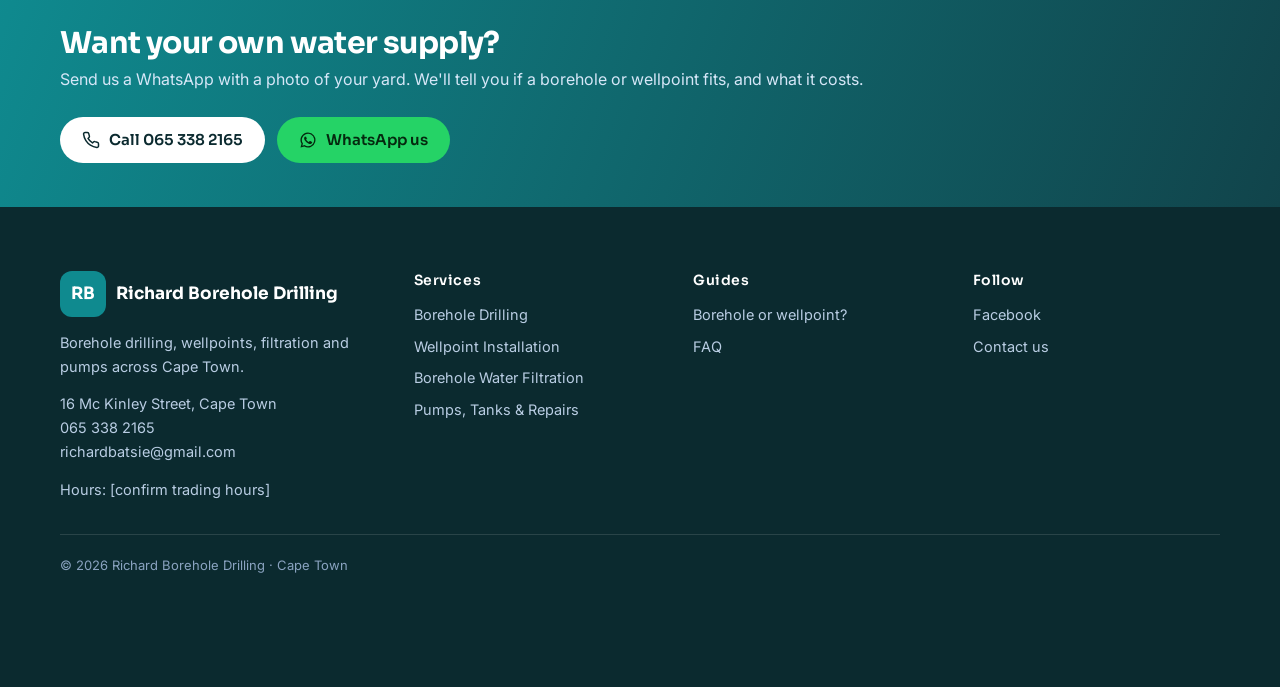
<file: services/borehole-drilling/index.html>
<!doctype html>
<html lang="en-ZA">
<head>
<meta charset="utf-8">
<meta name="viewport" content="width=device-width, initial-scale=1">
<!-- PREVIEW: remove noindex + the preview bar when Richard approves and the real domain is live -->
<meta name="robots" content="noindex, nofollow">
<title>Borehole Drilling in Cape Town | Richard Borehole Drilling</title>
<meta name="description" content="Boreholes drilled with a compact rig that fits small yards and narrow side passages. Most Cape Town homes have room. Call or WhatsApp Richard Borehole Drilling on 065 338 2165.">
<link rel="canonical" href="https://dannyschaffer.github.io/richard-borehole-preview/services/borehole-drilling/">
<meta property="og:type" content="website"><meta property="og:title" content="Borehole Drilling in Cape Town | Richard Borehole Drilling"><meta property="og:description" content="Boreholes drilled with a compact rig that fits small yards and narrow side passages. Most Cape Town homes have room. Call or WhatsApp Richard Borehole Drilling on 065 338 2165.">
<meta property="og:image" content="https://dannyschaffer.github.io/richard-borehole-preview/img/hero-rig-backyard.jpg"><meta property="og:url" content="https://dannyschaffer.github.io/richard-borehole-preview/services/borehole-drilling/">
<link rel="preconnect" href="https://fonts.googleapis.com"><link rel="preconnect" href="https://fonts.gstatic.com" crossorigin><link href="https://fonts.googleapis.com/css2?family=Sora:wght@500;600;700&family=Inter:wght@400;500;600&display=swap" rel="stylesheet">
<link rel="stylesheet" href="../../styles.css?v=1795083985">
<script type="application/ld+json">{"@context": "https://schema.org", "@type": "HomeAndConstructionBusiness", "@id": "https://dannyschaffer.github.io/richard-borehole-preview/#business", "name": "Richard Borehole Drilling", "description": "Borehole drilling, wellpoint installation, water filtration and pump connections in Cape Town.", "telephone": "+27653382165", "email": "richardbatsie@gmail.com", "url": "https://dannyschaffer.github.io/richard-borehole-preview/", "image": "https://dannyschaffer.github.io/richard-borehole-preview/img/hero-rig-backyard.jpg", "address": {"@type": "PostalAddress", "streetAddress": "16 Mc Kinley Street", "addressLocality": "Cape Town", "addressRegion": "Western Cape", "addressCountry": "ZA"}, "geo": {"@type": "GeoCoordinates", "latitude": -33.99119, "longitude": 18.48131}, "areaServed": "Cape Town", "sameAs": ["https://www.facebook.com/people/Richard-Borehole-Drilling/100069293814595/"]}</script><script type="application/ld+json">{"@context": "https://schema.org", "@type": "Service", "name": "Borehole Drilling", "serviceType": "Borehole Drilling", "description": "Boreholes drilled with a compact rig that fits small yards and narrow side passages. Most Cape Town homes have room.", "provider": {"@id": "https://dannyschaffer.github.io/richard-borehole-preview/#business"}, "areaServed": "Cape Town"}</script><script type="application/ld+json">{"@context": "https://schema.org", "@type": "FAQPage", "mainEntity": [{"@type": "Question", "name": "Is my yard big enough for a borehole?", "acceptedAnswer": {"@type": "Answer", "text": "Probably. Our rig is compact and we regularly drill in side passages and small back gardens. Send us a WhatsApp photo of the spot and we'll tell you straight away."}}, {"@type": "Question", "name": "How much does a borehole cost in Cape Town?", "acceptedAnswer": {"@type": "Answer", "text": "It depends mostly on depth and on what you add on top: pump, tank, filtration. [Richard to confirm a starting price.] We quote before we drill."}}, {"@type": "Question", "name": "Do I need to register my borehole?", "acceptedAnswer": {"@type": "Answer", "text": "Yes. The City of Cape Town requires boreholes and wellpoints to be registered with the City, and to display the official sign when the water is used outdoors."}}]}</script>
</head>
<body>
<div class="preview">Preview built for Richard Borehole Drilling. Not live yet.</div>
<header><div class="wrap nav">
<a class="brand" href="../../"><span class="mono">RB</span><span>Richard Borehole Drilling<small>Boreholes · Wellpoints · Filtration</small></span></a>
<nav class="nav-links"><a href="../../#services">Services</a><a href="../../#work">Our work</a><a href="../../borehole-vs-wellpoint/">Borehole or wellpoint?</a><a href="../../#faq">FAQ</a><a href="../../contact/">Contact</a></nav>
<div class="nav-cta"><a class="btn btn-wa" href="https://wa.me/27653382165?text=Hi%20Richard%2C%20I%20would%20like%20a%20quote."><svg viewBox="0 0 24 24" fill="currentColor" aria-hidden="true"><path d="M12 2a10 10 0 0 0-8.6 15.1L2 22l5-1.3A10 10 0 1 0 12 2Zm0 18.2a8.2 8.2 0 0 1-4.2-1.2l-.3-.2-3 .8.8-2.9-.2-.3A8.2 8.2 0 1 1 12 20.2Zm4.5-6.1c-.2-.1-1.5-.7-1.7-.8s-.4-.1-.6.1-.7.8-.8 1-.3.2-.5.1a6.7 6.7 0 0 1-3.3-2.9c-.3-.4.3-.4.7-1.4a.5.5 0 0 0 0-.4l-.8-1.9c-.2-.5-.4-.4-.6-.4h-.5a1 1 0 0 0-.7.3 3 3 0 0 0-.9 2.2 5.2 5.2 0 0 0 1.1 2.7 11.8 11.8 0 0 0 4.5 4c1.7.7 2.3.8 3.2.6a2.7 2.7 0 0 0 1.8-1.2 2.2 2.2 0 0 0 .1-1.2c0-.1-.2-.2-.4-.3Z"/></svg><span>WhatsApp</span></a><a class="btn btn-blue" href="tel:+27653382165"><svg viewBox="0 0 24 24" fill="none" stroke="currentColor" stroke-width="2" stroke-linecap="round" stroke-linejoin="round" aria-hidden="true"><path d="M22 16.9v3a2 2 0 0 1-2.2 2 19.8 19.8 0 0 1-8.6-3.1 19.5 19.5 0 0 1-6-6A19.8 19.8 0 0 1 2.1 4.2 2 2 0 0 1 4.1 2h3a2 2 0 0 1 2 1.7c.1 1 .4 1.9.7 2.8a2 2 0 0 1-.5 2.1L8 9.9a16 16 0 0 0 6 6l1.3-1.3a2 2 0 0 1 2.1-.4c.9.3 1.8.6 2.8.7a2 2 0 0 1 1.8 2Z"/></svg><span>065 338 2165</span></a></div>
</div></header>

<section class="page-hero"><div class="wrap">
<div><div class="crumbs"><a href="../../">Home</a> / <a href="../../#services">Services</a></div>
<h1>Borehole Drilling in Cape Town</h1><p class="lead">Boreholes drilled with a compact rig that fits small yards and narrow side passages. Most Cape Town homes have room.</p>
<span class="tag-price">[Starting price: confirm with Richard]</span>
<div class="hero-ctas"><a class="btn btn-blue" href="tel:+27653382165"><svg viewBox="0 0 24 24" fill="none" stroke="currentColor" stroke-width="2" stroke-linecap="round" stroke-linejoin="round" aria-hidden="true"><path d="M22 16.9v3a2 2 0 0 1-2.2 2 19.8 19.8 0 0 1-8.6-3.1 19.5 19.5 0 0 1-6-6A19.8 19.8 0 0 1 2.1 4.2 2 2 0 0 1 4.1 2h3a2 2 0 0 1 2 1.7c.1 1 .4 1.9.7 2.8a2 2 0 0 1-.5 2.1L8 9.9a16 16 0 0 0 6 6l1.3-1.3a2 2 0 0 1 2.1-.4c.9.3 1.8.6 2.8.7a2 2 0 0 1 1.8 2Z"/></svg>Call 065 338 2165</a><a class="btn btn-wa" href="https://wa.me/27653382165?text=Hi%20Richard%2C%20I%20would%20like%20a%20quote%20for%20borehole%20drilling."><svg viewBox="0 0 24 24" fill="currentColor" aria-hidden="true"><path d="M12 2a10 10 0 0 0-8.6 15.1L2 22l5-1.3A10 10 0 1 0 12 2Zm0 18.2a8.2 8.2 0 0 1-4.2-1.2l-.3-.2-3 .8.8-2.9-.2-.3A8.2 8.2 0 1 1 12 20.2Zm4.5-6.1c-.2-.1-1.5-.7-1.7-.8s-.4-.1-.6.1-.7.8-.8 1-.3.2-.5.1a6.7 6.7 0 0 1-3.3-2.9c-.3-.4.3-.4.7-1.4a.5.5 0 0 0 0-.4l-.8-1.9c-.2-.5-.4-.4-.6-.4h-.5a1 1 0 0 0-.7.3 3 3 0 0 0-.9 2.2 5.2 5.2 0 0 0 1.1 2.7 11.8 11.8 0 0 0 4.5 4c1.7.7 2.3.8 3.2.6a2.7 2.7 0 0 0 1.8-1.2 2.2 2.2 0 0 0 .1-1.2c0-.1-.2-.2-.4-.3Z"/></svg>WhatsApp for a quote</a></div></div>
<img src="../../img/rig-narrow-side-yard.jpg" alt="Compact borehole rig drilling in a narrow side yard next to a Cape Town house">
</div></section>
<section><div class="wrap two">
<div class="body"><p>A lot of Cape Town homeowners assume their yard is too small for a borehole. Our rig is compact. It&#x27;s towed in on a trailer and set up in back gardens, driveways and side passages barely wider than a door. The photos on this site are our own jobs, in yards like yours.</p><p>A borehole is drilled down into the rock below the sand, so it reaches deeper, steadier water than a wellpoint. It&#x27;s the right choice when you want water for more than the garden, or when a wellpoint on your property runs dry in summer.</p>
<h2 style="font-size:28px;margin:30px 0 14px">Why customers choose it</h2>
<div class="box"><ul><li><svg viewBox="0 0 24 24" fill="none" stroke="currentColor" stroke-width="2.6" stroke-linecap="round" stroke-linejoin="round" aria-hidden="true"><path d="M20 6 9 17l-5-5"/></svg><span>Fits small and narrow yards</span></li><li><svg viewBox="0 0 24 24" fill="none" stroke="currentColor" stroke-width="2.6" stroke-linecap="round" stroke-linejoin="round" aria-hidden="true"><path d="M20 6 9 17l-5-5"/></svg><span>Deeper, steadier supply than a wellpoint</span></li><li><svg viewBox="0 0 24 24" fill="none" stroke="currentColor" stroke-width="2.6" stroke-linecap="round" stroke-linejoin="round" aria-hidden="true"><path d="M20 6 9 17l-5-5"/></svg><span>Garden water without the municipal bill</span></li><li><svg viewBox="0 0 24 24" fill="none" stroke="currentColor" stroke-width="2.6" stroke-linecap="round" stroke-linejoin="round" aria-hidden="true"><path d="M20 6 9 17l-5-5"/></svg><span>Can be filtered for household use</span></li></ul></div>
<h2 style="font-size:28px;margin:34px 0 14px">Questions about borehole drilling</h2>
<div class="faq-list"><details><summary>Is my yard big enough for a borehole?</summary><p>Probably. Our rig is compact and we regularly drill in side passages and small back gardens. Send us a WhatsApp photo of the spot and we&#x27;ll tell you straight away.</p></details><details><summary>How much does a borehole cost in Cape Town?</summary><p>It depends mostly on depth and on what you add on top: pump, tank, filtration. [Richard to confirm a starting price.] We quote before we drill.</p></details><details><summary>Do I need to register my borehole?</summary><p>Yes. The City of Cape Town requires boreholes and wellpoints to be registered with the City, and to display the official sign when the water is used outdoors.</p></details></div>
</div>
<aside><div class="box"><h3>What's included</h3><ul><li><svg viewBox="0 0 24 24" fill="none" stroke="currentColor" stroke-width="2.6" stroke-linecap="round" stroke-linejoin="round" aria-hidden="true"><path d="M20 6 9 17l-5-5"/></svg><span>Site visit and drilling spot</span></li><li><svg viewBox="0 0 24 24" fill="none" stroke="currentColor" stroke-width="2.6" stroke-linecap="round" stroke-linejoin="round" aria-hidden="true"><path d="M20 6 9 17l-5-5"/></svg><span>Drilling with our compact rig</span></li><li><svg viewBox="0 0 24 24" fill="none" stroke="currentColor" stroke-width="2.6" stroke-linecap="round" stroke-linejoin="round" aria-hidden="true"><path d="M20 6 9 17l-5-5"/></svg><span>Casing to keep the hole clean and stable</span></li><li><svg viewBox="0 0 24 24" fill="none" stroke="currentColor" stroke-width="2.6" stroke-linecap="round" stroke-linejoin="round" aria-hidden="true"><path d="M20 6 9 17l-5-5"/></svg><span>Water strike and flow test</span></li><li><svg viewBox="0 0 24 24" fill="none" stroke="currentColor" stroke-width="2.6" stroke-linecap="round" stroke-linejoin="round" aria-hidden="true"><path d="M20 6 9 17l-5-5"/></svg><span>Pump, tank and filtration if you want them</span></li></ul><p style="margin-top:16px;font-weight:600;color:var(--navy)">[Starting price: confirm with Richard]</p></div>
<div class="box"><h3>Get a quote</h3><p style="color:var(--muted);margin:6px 0 14px;font-size:15px">Fastest on WhatsApp. Send your suburb and a photo of the spot.</p><a class="btn btn-wa" style="width:100%" href="https://wa.me/27653382165?text=Hi%20Richard%2C%20I%20would%20like%20a%20quote%20for%20borehole%20drilling."><svg viewBox="0 0 24 24" fill="currentColor" aria-hidden="true"><path d="M12 2a10 10 0 0 0-8.6 15.1L2 22l5-1.3A10 10 0 1 0 12 2Zm0 18.2a8.2 8.2 0 0 1-4.2-1.2l-.3-.2-3 .8.8-2.9-.2-.3A8.2 8.2 0 1 1 12 20.2Zm4.5-6.1c-.2-.1-1.5-.7-1.7-.8s-.4-.1-.6.1-.7.8-.8 1-.3.2-.5.1a6.7 6.7 0 0 1-3.3-2.9c-.3-.4.3-.4.7-1.4a.5.5 0 0 0 0-.4l-.8-1.9c-.2-.5-.4-.4-.6-.4h-.5a1 1 0 0 0-.7.3 3 3 0 0 0-.9 2.2 5.2 5.2 0 0 0 1.1 2.7 11.8 11.8 0 0 0 4.5 4c1.7.7 2.3.8 3.2.6a2.7 2.7 0 0 0 1.8-1.2 2.2 2.2 0 0 0 .1-1.2c0-.1-.2-.2-.4-.3Z"/></svg>WhatsApp us</a><a class="btn btn-outline" style="width:100%;margin-top:10px" href="tel:+27653382165"><svg viewBox="0 0 24 24" fill="none" stroke="currentColor" stroke-width="2" stroke-linecap="round" stroke-linejoin="round" aria-hidden="true"><path d="M22 16.9v3a2 2 0 0 1-2.2 2 19.8 19.8 0 0 1-8.6-3.1 19.5 19.5 0 0 1-6-6A19.8 19.8 0 0 1 2.1 4.2 2 2 0 0 1 4.1 2h3a2 2 0 0 1 2 1.7c.1 1 .4 1.9.7 2.8a2 2 0 0 1-.5 2.1L8 9.9a16 16 0 0 0 6 6l1.3-1.3a2 2 0 0 1 2.1-.4c.9.3 1.8.6 2.8.7a2 2 0 0 1 1.8 2Z"/></svg>065 338 2165</a></div>
<div class="box"><h3>Other services</h3><ul><li><svg viewBox="0 0 24 24" fill="none" stroke="currentColor" stroke-width="2.6" stroke-linecap="round" stroke-linejoin="round" aria-hidden="true"><path d="M20 6 9 17l-5-5"/></svg><a href="../wellpoint-installation/">Wellpoint Installation</a></li><li><svg viewBox="0 0 24 24" fill="none" stroke="currentColor" stroke-width="2.6" stroke-linecap="round" stroke-linejoin="round" aria-hidden="true"><path d="M20 6 9 17l-5-5"/></svg><a href="../water-filtration/">Borehole Water Filtration</a></li><li><svg viewBox="0 0 24 24" fill="none" stroke="currentColor" stroke-width="2.6" stroke-linecap="round" stroke-linejoin="round" aria-hidden="true"><path d="M20 6 9 17l-5-5"/></svg><a href="../pumps-and-tanks/">Pumps, Tanks &amp; Repairs</a></li><li><svg viewBox="0 0 24 24" fill="none" stroke="currentColor" stroke-width="2.6" stroke-linecap="round" stroke-linejoin="round" aria-hidden="true"><path d="M20 6 9 17l-5-5"/></svg><a href="../../borehole-vs-wellpoint/">Borehole or wellpoint?</a></li></ul></div></aside>
</div></section>
<div class="band"><div class="wrap"><div><h2>Want your own water supply?</h2><p>Send us a WhatsApp with a photo of your yard. We&#x27;ll tell you if a borehole or wellpoint fits, and what it costs.</p></div>
<div class="ctas"><a class="btn btn-white" href="tel:+27653382165"><svg viewBox="0 0 24 24" fill="none" stroke="currentColor" stroke-width="2" stroke-linecap="round" stroke-linejoin="round" aria-hidden="true"><path d="M22 16.9v3a2 2 0 0 1-2.2 2 19.8 19.8 0 0 1-8.6-3.1 19.5 19.5 0 0 1-6-6A19.8 19.8 0 0 1 2.1 4.2 2 2 0 0 1 4.1 2h3a2 2 0 0 1 2 1.7c.1 1 .4 1.9.7 2.8a2 2 0 0 1-.5 2.1L8 9.9a16 16 0 0 0 6 6l1.3-1.3a2 2 0 0 1 2.1-.4c.9.3 1.8.6 2.8.7a2 2 0 0 1 1.8 2Z"/></svg>Call 065 338 2165</a><a class="btn btn-wa" href="https://wa.me/27653382165?text=Hi%20Richard%2C%20I%20would%20like%20a%20quote."><svg viewBox="0 0 24 24" fill="currentColor" aria-hidden="true"><path d="M12 2a10 10 0 0 0-8.6 15.1L2 22l5-1.3A10 10 0 1 0 12 2Zm0 18.2a8.2 8.2 0 0 1-4.2-1.2l-.3-.2-3 .8.8-2.9-.2-.3A8.2 8.2 0 1 1 12 20.2Zm4.5-6.1c-.2-.1-1.5-.7-1.7-.8s-.4-.1-.6.1-.7.8-.8 1-.3.2-.5.1a6.7 6.7 0 0 1-3.3-2.9c-.3-.4.3-.4.7-1.4a.5.5 0 0 0 0-.4l-.8-1.9c-.2-.5-.4-.4-.6-.4h-.5a1 1 0 0 0-.7.3 3 3 0 0 0-.9 2.2 5.2 5.2 0 0 0 1.1 2.7 11.8 11.8 0 0 0 4.5 4c1.7.7 2.3.8 3.2.6a2.7 2.7 0 0 0 1.8-1.2 2.2 2.2 0 0 0 .1-1.2c0-.1-.2-.2-.4-.3Z"/></svg>WhatsApp us</a></div></div></div>
<footer><div class="wrap">
<div><a class="brand" href="../../"><span class="mono">RB</span><span>Richard Borehole Drilling</span></a>
<p>Borehole drilling, wellpoints, filtration and pumps across Cape Town.</p>
<p style="margin-top:14px">16 Mc Kinley Street, Cape Town<br><a href="tel:+27653382165">065 338 2165</a><br><a href="mailto:richardbatsie@gmail.com">richardbatsie@gmail.com</a></p>
<p style="margin-top:14px">Hours: [confirm trading hours]</p></div>
<div><h4>Services</h4><ul><li><a href="../../services/borehole-drilling/">Borehole Drilling</a></li><li><a href="../../services/wellpoint-installation/">Wellpoint Installation</a></li><li><a href="../../services/water-filtration/">Borehole Water Filtration</a></li><li><a href="../../services/pumps-and-tanks/">Pumps, Tanks &amp; Repairs</a></li></ul></div>
<div><h4>Guides</h4><ul><li><a href="../../borehole-vs-wellpoint/">Borehole or wellpoint?</a></li><li><a href="../../#faq">FAQ</a></li></ul></div>
<div><h4>Follow</h4><ul><li><a href="https://www.facebook.com/people/Richard-Borehole-Drilling/100069293814595/">Facebook</a></li><li><a href="../../contact/">Contact us</a></li></ul></div>
<div class="legal">© 2026 Richard Borehole Drilling · Cape Town</div>
</div></footer>
<div class="mbar"><a class="btn btn-blue" href="tel:+27653382165"><svg viewBox="0 0 24 24" fill="none" stroke="currentColor" stroke-width="2" stroke-linecap="round" stroke-linejoin="round" aria-hidden="true"><path d="M22 16.9v3a2 2 0 0 1-2.2 2 19.8 19.8 0 0 1-8.6-3.1 19.5 19.5 0 0 1-6-6A19.8 19.8 0 0 1 2.1 4.2 2 2 0 0 1 4.1 2h3a2 2 0 0 1 2 1.7c.1 1 .4 1.9.7 2.8a2 2 0 0 1-.5 2.1L8 9.9a16 16 0 0 0 6 6l1.3-1.3a2 2 0 0 1 2.1-.4c.9.3 1.8.6 2.8.7a2 2 0 0 1 1.8 2Z"/></svg>Call now</a><a class="btn btn-wa" href="https://wa.me/27653382165?text=Hi%20Richard%2C%20I%20would%20like%20a%20quote."><svg viewBox="0 0 24 24" fill="currentColor" aria-hidden="true"><path d="M12 2a10 10 0 0 0-8.6 15.1L2 22l5-1.3A10 10 0 1 0 12 2Zm0 18.2a8.2 8.2 0 0 1-4.2-1.2l-.3-.2-3 .8.8-2.9-.2-.3A8.2 8.2 0 1 1 12 20.2Zm4.5-6.1c-.2-.1-1.5-.7-1.7-.8s-.4-.1-.6.1-.7.8-.8 1-.3.2-.5.1a6.7 6.7 0 0 1-3.3-2.9c-.3-.4.3-.4.7-1.4a.5.5 0 0 0 0-.4l-.8-1.9c-.2-.5-.4-.4-.6-.4h-.5a1 1 0 0 0-.7.3 3 3 0 0 0-.9 2.2 5.2 5.2 0 0 0 1.1 2.7 11.8 11.8 0 0 0 4.5 4c1.7.7 2.3.8 3.2.6a2.7 2.7 0 0 0 1.8-1.2 2.2 2.2 0 0 0 .1-1.2c0-.1-.2-.2-.4-.3Z"/></svg>WhatsApp</a></div>
<script>
document.querySelectorAll('form[data-wa]').forEach(f=>f.addEventListener('submit',ev=>{ev.preventDefault();const d=new FormData(f);
const msg=`Hi Richard, I'd like a quote.%0AName: ${d.get('name')||''}%0APhone: ${d.get('phone')||''}%0ASuburb: ${d.get('suburb')||''}%0ANeed: ${d.get('need')||''}`;
window.open('https://wa.me/27653382165?text='+msg.replace(/ /g,'%20'),'_blank');}));
</script>
</body></html>
</file>
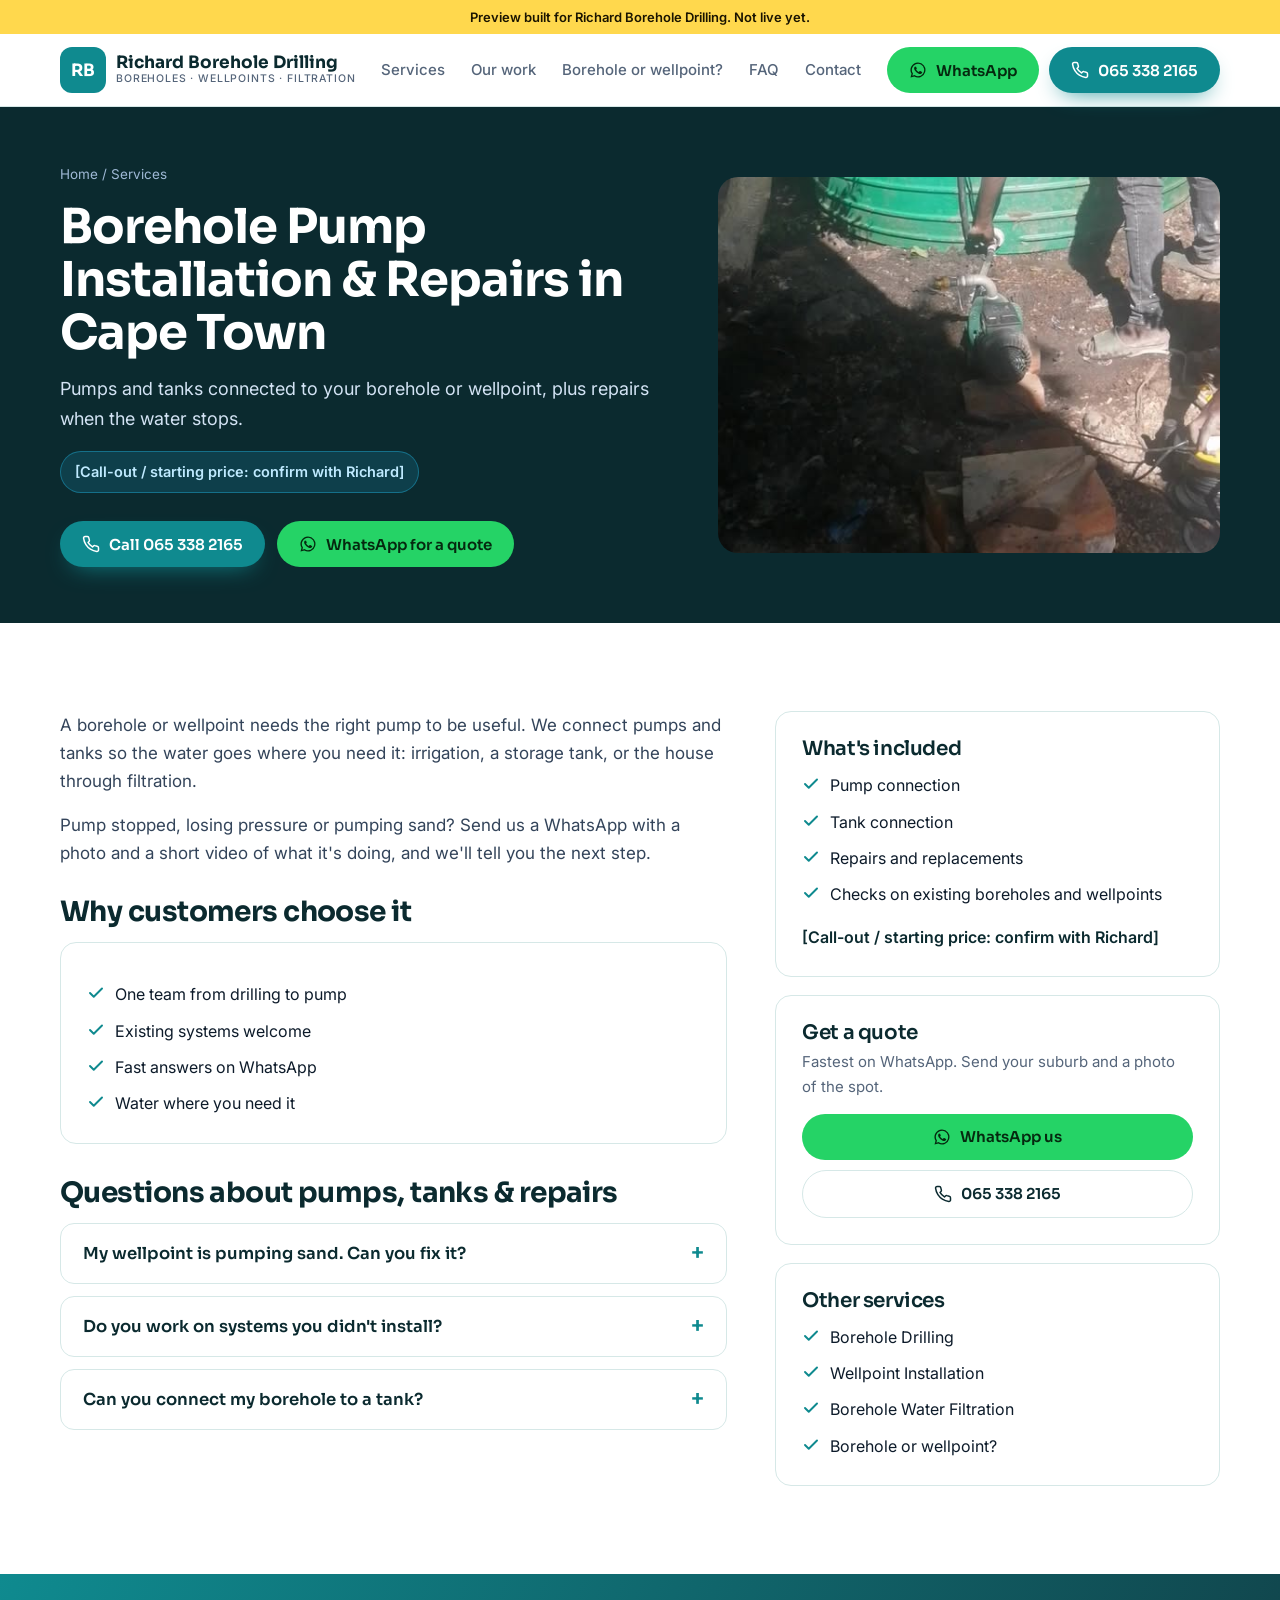
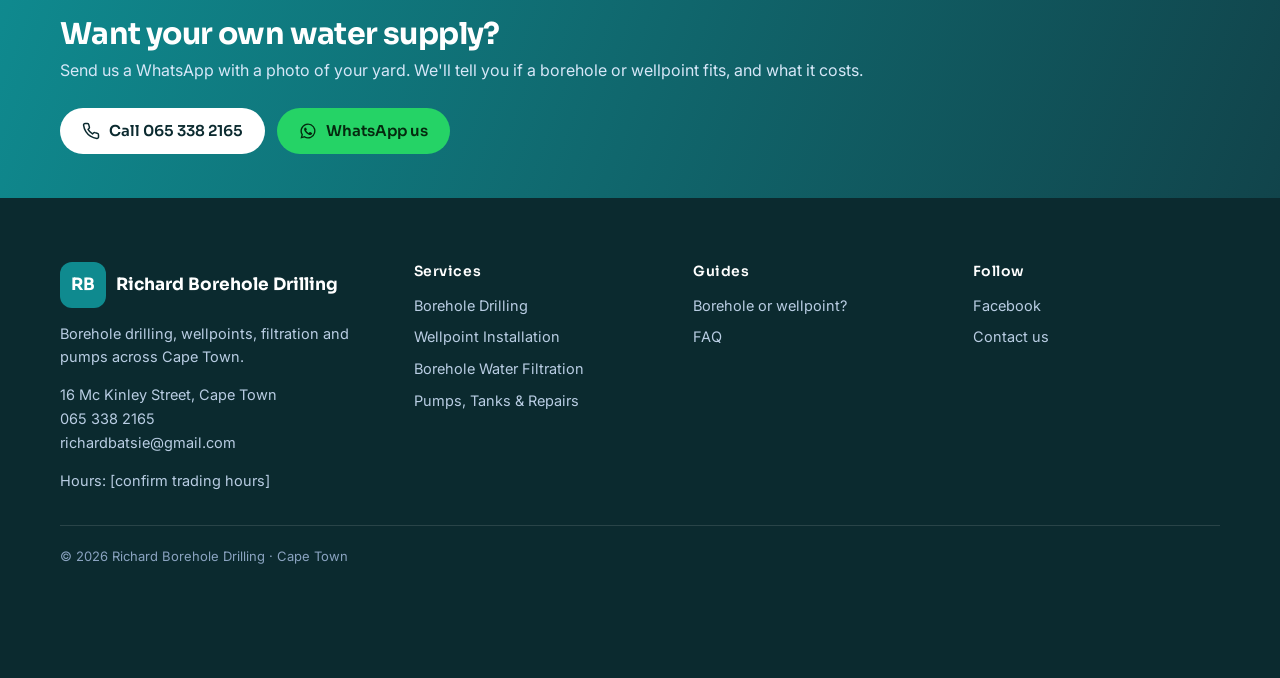
<file: services/pumps-and-tanks/index.html>
<!doctype html>
<html lang="en-ZA">
<head>
<meta charset="utf-8">
<meta name="viewport" content="width=device-width, initial-scale=1">
<!-- PREVIEW: remove noindex + the preview bar when Richard approves and the real domain is live -->
<meta name="robots" content="noindex, nofollow">
<title>Borehole Pump Installation &amp; Repairs in Cape Town | Richard Borehole Drilling</title>
<meta name="description" content="Pumps and tanks connected to your borehole or wellpoint, plus repairs when the water stops. Call or WhatsApp Richard Borehole Drilling on 065 338 2165.">
<link rel="canonical" href="https://dannyschaffer.github.io/richard-borehole-preview/services/pumps-and-tanks/">
<meta property="og:type" content="website"><meta property="og:title" content="Borehole Pump Installation &amp; Repairs in Cape Town | Richard Borehole Drilling"><meta property="og:description" content="Pumps and tanks connected to your borehole or wellpoint, plus repairs when the water stops. Call or WhatsApp Richard Borehole Drilling on 065 338 2165.">
<meta property="og:image" content="https://dannyschaffer.github.io/richard-borehole-preview/img/hero-rig-backyard.jpg"><meta property="og:url" content="https://dannyschaffer.github.io/richard-borehole-preview/services/pumps-and-tanks/">
<link rel="preconnect" href="https://fonts.googleapis.com"><link rel="preconnect" href="https://fonts.gstatic.com" crossorigin><link href="https://fonts.googleapis.com/css2?family=Sora:wght@500;600;700&family=Inter:wght@400;500;600&display=swap" rel="stylesheet">
<link rel="stylesheet" href="../../styles.css?v=1795083985">
<script type="application/ld+json">{"@context": "https://schema.org", "@type": "HomeAndConstructionBusiness", "@id": "https://dannyschaffer.github.io/richard-borehole-preview/#business", "name": "Richard Borehole Drilling", "description": "Borehole drilling, wellpoint installation, water filtration and pump connections in Cape Town.", "telephone": "+27653382165", "email": "richardbatsie@gmail.com", "url": "https://dannyschaffer.github.io/richard-borehole-preview/", "image": "https://dannyschaffer.github.io/richard-borehole-preview/img/hero-rig-backyard.jpg", "address": {"@type": "PostalAddress", "streetAddress": "16 Mc Kinley Street", "addressLocality": "Cape Town", "addressRegion": "Western Cape", "addressCountry": "ZA"}, "geo": {"@type": "GeoCoordinates", "latitude": -33.99119, "longitude": 18.48131}, "areaServed": "Cape Town", "sameAs": ["https://www.facebook.com/people/Richard-Borehole-Drilling/100069293814595/"]}</script><script type="application/ld+json">{"@context": "https://schema.org", "@type": "Service", "name": "Pumps, Tanks & Repairs", "serviceType": "Pumps, Tanks & Repairs", "description": "Pumps and tanks connected to your borehole or wellpoint, plus repairs when the water stops.", "provider": {"@id": "https://dannyschaffer.github.io/richard-borehole-preview/#business"}, "areaServed": "Cape Town"}</script><script type="application/ld+json">{"@context": "https://schema.org", "@type": "FAQPage", "mainEntity": [{"@type": "Question", "name": "My wellpoint is pumping sand. Can you fix it?", "acceptedAnswer": {"@type": "Answer", "text": "Often, yes. Send a short video of the pump running and a photo of the setup and we'll tell you what's likely wrong."}}, {"@type": "Question", "name": "Do you work on systems you didn't install?", "acceptedAnswer": {"@type": "Answer", "text": "Yes. We check and repair existing boreholes, wellpoints and pumps."}}, {"@type": "Question", "name": "Can you connect my borehole to a tank?", "acceptedAnswer": {"@type": "Answer", "text": "Yes. We connect boreholes and wellpoints to storage tanks, and add filtration if the water is going into the house."}}]}</script>
</head>
<body>
<div class="preview">Preview built for Richard Borehole Drilling. Not live yet.</div>
<header><div class="wrap nav">
<a class="brand" href="../../"><span class="mono">RB</span><span>Richard Borehole Drilling<small>Boreholes · Wellpoints · Filtration</small></span></a>
<nav class="nav-links"><a href="../../#services">Services</a><a href="../../#work">Our work</a><a href="../../borehole-vs-wellpoint/">Borehole or wellpoint?</a><a href="../../#faq">FAQ</a><a href="../../contact/">Contact</a></nav>
<div class="nav-cta"><a class="btn btn-wa" href="https://wa.me/27653382165?text=Hi%20Richard%2C%20I%20would%20like%20a%20quote."><svg viewBox="0 0 24 24" fill="currentColor" aria-hidden="true"><path d="M12 2a10 10 0 0 0-8.6 15.1L2 22l5-1.3A10 10 0 1 0 12 2Zm0 18.2a8.2 8.2 0 0 1-4.2-1.2l-.3-.2-3 .8.8-2.9-.2-.3A8.2 8.2 0 1 1 12 20.2Zm4.5-6.1c-.2-.1-1.5-.7-1.7-.8s-.4-.1-.6.1-.7.8-.8 1-.3.2-.5.1a6.7 6.7 0 0 1-3.3-2.9c-.3-.4.3-.4.7-1.4a.5.5 0 0 0 0-.4l-.8-1.9c-.2-.5-.4-.4-.6-.4h-.5a1 1 0 0 0-.7.3 3 3 0 0 0-.9 2.2 5.2 5.2 0 0 0 1.1 2.7 11.8 11.8 0 0 0 4.5 4c1.7.7 2.3.8 3.2.6a2.7 2.7 0 0 0 1.8-1.2 2.2 2.2 0 0 0 .1-1.2c0-.1-.2-.2-.4-.3Z"/></svg><span>WhatsApp</span></a><a class="btn btn-blue" href="tel:+27653382165"><svg viewBox="0 0 24 24" fill="none" stroke="currentColor" stroke-width="2" stroke-linecap="round" stroke-linejoin="round" aria-hidden="true"><path d="M22 16.9v3a2 2 0 0 1-2.2 2 19.8 19.8 0 0 1-8.6-3.1 19.5 19.5 0 0 1-6-6A19.8 19.8 0 0 1 2.1 4.2 2 2 0 0 1 4.1 2h3a2 2 0 0 1 2 1.7c.1 1 .4 1.9.7 2.8a2 2 0 0 1-.5 2.1L8 9.9a16 16 0 0 0 6 6l1.3-1.3a2 2 0 0 1 2.1-.4c.9.3 1.8.6 2.8.7a2 2 0 0 1 1.8 2Z"/></svg><span>065 338 2165</span></a></div>
</div></header>

<section class="page-hero"><div class="wrap">
<div><div class="crumbs"><a href="../../">Home</a> / <a href="../../#services">Services</a></div>
<h1>Borehole Pump Installation &amp; Repairs in Cape Town</h1><p class="lead">Pumps and tanks connected to your borehole or wellpoint, plus repairs when the water stops.</p>
<span class="tag-price">[Call-out / starting price: confirm with Richard]</span>
<div class="hero-ctas"><a class="btn btn-blue" href="tel:+27653382165"><svg viewBox="0 0 24 24" fill="none" stroke="currentColor" stroke-width="2" stroke-linecap="round" stroke-linejoin="round" aria-hidden="true"><path d="M22 16.9v3a2 2 0 0 1-2.2 2 19.8 19.8 0 0 1-8.6-3.1 19.5 19.5 0 0 1-6-6A19.8 19.8 0 0 1 2.1 4.2 2 2 0 0 1 4.1 2h3a2 2 0 0 1 2 1.7c.1 1 .4 1.9.7 2.8a2 2 0 0 1-.5 2.1L8 9.9a16 16 0 0 0 6 6l1.3-1.3a2 2 0 0 1 2.1-.4c.9.3 1.8.6 2.8.7a2 2 0 0 1 1.8 2Z"/></svg>Call 065 338 2165</a><a class="btn btn-wa" href="https://wa.me/27653382165?text=Hi%20Richard%2C%20I%20would%20like%20a%20quote%20for%20pumps%2C%20tanks%20%26%20repairs."><svg viewBox="0 0 24 24" fill="currentColor" aria-hidden="true"><path d="M12 2a10 10 0 0 0-8.6 15.1L2 22l5-1.3A10 10 0 1 0 12 2Zm0 18.2a8.2 8.2 0 0 1-4.2-1.2l-.3-.2-3 .8.8-2.9-.2-.3A8.2 8.2 0 1 1 12 20.2Zm4.5-6.1c-.2-.1-1.5-.7-1.7-.8s-.4-.1-.6.1-.7.8-.8 1-.3.2-.5.1a6.7 6.7 0 0 1-3.3-2.9c-.3-.4.3-.4.7-1.4a.5.5 0 0 0 0-.4l-.8-1.9c-.2-.5-.4-.4-.6-.4h-.5a1 1 0 0 0-.7.3 3 3 0 0 0-.9 2.2 5.2 5.2 0 0 0 1.1 2.7 11.8 11.8 0 0 0 4.5 4c1.7.7 2.3.8 3.2.6a2.7 2.7 0 0 0 1.8-1.2 2.2 2.2 0 0 0 .1-1.2c0-.1-.2-.2-.4-.3Z"/></svg>WhatsApp for a quote</a></div></div>
<img src="../../img/tank-pump-connection.jpg" alt="Borehole connected to a water tank in a Cape Town yard">
</div></section>
<section><div class="wrap two">
<div class="body"><p>A borehole or wellpoint needs the right pump to be useful. We connect pumps and tanks so the water goes where you need it: irrigation, a storage tank, or the house through filtration.</p><p>Pump stopped, losing pressure or pumping sand? Send us a WhatsApp with a photo and a short video of what it&#x27;s doing, and we&#x27;ll tell you the next step.</p>
<h2 style="font-size:28px;margin:30px 0 14px">Why customers choose it</h2>
<div class="box"><ul><li><svg viewBox="0 0 24 24" fill="none" stroke="currentColor" stroke-width="2.6" stroke-linecap="round" stroke-linejoin="round" aria-hidden="true"><path d="M20 6 9 17l-5-5"/></svg><span>One team from drilling to pump</span></li><li><svg viewBox="0 0 24 24" fill="none" stroke="currentColor" stroke-width="2.6" stroke-linecap="round" stroke-linejoin="round" aria-hidden="true"><path d="M20 6 9 17l-5-5"/></svg><span>Existing systems welcome</span></li><li><svg viewBox="0 0 24 24" fill="none" stroke="currentColor" stroke-width="2.6" stroke-linecap="round" stroke-linejoin="round" aria-hidden="true"><path d="M20 6 9 17l-5-5"/></svg><span>Fast answers on WhatsApp</span></li><li><svg viewBox="0 0 24 24" fill="none" stroke="currentColor" stroke-width="2.6" stroke-linecap="round" stroke-linejoin="round" aria-hidden="true"><path d="M20 6 9 17l-5-5"/></svg><span>Water where you need it</span></li></ul></div>
<h2 style="font-size:28px;margin:34px 0 14px">Questions about pumps, tanks &amp; repairs</h2>
<div class="faq-list"><details><summary>My wellpoint is pumping sand. Can you fix it?</summary><p>Often, yes. Send a short video of the pump running and a photo of the setup and we&#x27;ll tell you what&#x27;s likely wrong.</p></details><details><summary>Do you work on systems you didn&#x27;t install?</summary><p>Yes. We check and repair existing boreholes, wellpoints and pumps.</p></details><details><summary>Can you connect my borehole to a tank?</summary><p>Yes. We connect boreholes and wellpoints to storage tanks, and add filtration if the water is going into the house.</p></details></div>
</div>
<aside><div class="box"><h3>What's included</h3><ul><li><svg viewBox="0 0 24 24" fill="none" stroke="currentColor" stroke-width="2.6" stroke-linecap="round" stroke-linejoin="round" aria-hidden="true"><path d="M20 6 9 17l-5-5"/></svg><span>Pump connection</span></li><li><svg viewBox="0 0 24 24" fill="none" stroke="currentColor" stroke-width="2.6" stroke-linecap="round" stroke-linejoin="round" aria-hidden="true"><path d="M20 6 9 17l-5-5"/></svg><span>Tank connection</span></li><li><svg viewBox="0 0 24 24" fill="none" stroke="currentColor" stroke-width="2.6" stroke-linecap="round" stroke-linejoin="round" aria-hidden="true"><path d="M20 6 9 17l-5-5"/></svg><span>Repairs and replacements</span></li><li><svg viewBox="0 0 24 24" fill="none" stroke="currentColor" stroke-width="2.6" stroke-linecap="round" stroke-linejoin="round" aria-hidden="true"><path d="M20 6 9 17l-5-5"/></svg><span>Checks on existing boreholes and wellpoints</span></li></ul><p style="margin-top:16px;font-weight:600;color:var(--navy)">[Call-out / starting price: confirm with Richard]</p></div>
<div class="box"><h3>Get a quote</h3><p style="color:var(--muted);margin:6px 0 14px;font-size:15px">Fastest on WhatsApp. Send your suburb and a photo of the spot.</p><a class="btn btn-wa" style="width:100%" href="https://wa.me/27653382165?text=Hi%20Richard%2C%20I%20would%20like%20a%20quote%20for%20pumps%2C%20tanks%20%26%20repairs."><svg viewBox="0 0 24 24" fill="currentColor" aria-hidden="true"><path d="M12 2a10 10 0 0 0-8.6 15.1L2 22l5-1.3A10 10 0 1 0 12 2Zm0 18.2a8.2 8.2 0 0 1-4.2-1.2l-.3-.2-3 .8.8-2.9-.2-.3A8.2 8.2 0 1 1 12 20.2Zm4.5-6.1c-.2-.1-1.5-.7-1.7-.8s-.4-.1-.6.1-.7.8-.8 1-.3.2-.5.1a6.7 6.7 0 0 1-3.3-2.9c-.3-.4.3-.4.7-1.4a.5.5 0 0 0 0-.4l-.8-1.9c-.2-.5-.4-.4-.6-.4h-.5a1 1 0 0 0-.7.3 3 3 0 0 0-.9 2.2 5.2 5.2 0 0 0 1.1 2.7 11.8 11.8 0 0 0 4.5 4c1.7.7 2.3.8 3.2.6a2.7 2.7 0 0 0 1.8-1.2 2.2 2.2 0 0 0 .1-1.2c0-.1-.2-.2-.4-.3Z"/></svg>WhatsApp us</a><a class="btn btn-outline" style="width:100%;margin-top:10px" href="tel:+27653382165"><svg viewBox="0 0 24 24" fill="none" stroke="currentColor" stroke-width="2" stroke-linecap="round" stroke-linejoin="round" aria-hidden="true"><path d="M22 16.9v3a2 2 0 0 1-2.2 2 19.8 19.8 0 0 1-8.6-3.1 19.5 19.5 0 0 1-6-6A19.8 19.8 0 0 1 2.1 4.2 2 2 0 0 1 4.1 2h3a2 2 0 0 1 2 1.7c.1 1 .4 1.9.7 2.8a2 2 0 0 1-.5 2.1L8 9.9a16 16 0 0 0 6 6l1.3-1.3a2 2 0 0 1 2.1-.4c.9.3 1.8.6 2.8.7a2 2 0 0 1 1.8 2Z"/></svg>065 338 2165</a></div>
<div class="box"><h3>Other services</h3><ul><li><svg viewBox="0 0 24 24" fill="none" stroke="currentColor" stroke-width="2.6" stroke-linecap="round" stroke-linejoin="round" aria-hidden="true"><path d="M20 6 9 17l-5-5"/></svg><a href="../borehole-drilling/">Borehole Drilling</a></li><li><svg viewBox="0 0 24 24" fill="none" stroke="currentColor" stroke-width="2.6" stroke-linecap="round" stroke-linejoin="round" aria-hidden="true"><path d="M20 6 9 17l-5-5"/></svg><a href="../wellpoint-installation/">Wellpoint Installation</a></li><li><svg viewBox="0 0 24 24" fill="none" stroke="currentColor" stroke-width="2.6" stroke-linecap="round" stroke-linejoin="round" aria-hidden="true"><path d="M20 6 9 17l-5-5"/></svg><a href="../water-filtration/">Borehole Water Filtration</a></li><li><svg viewBox="0 0 24 24" fill="none" stroke="currentColor" stroke-width="2.6" stroke-linecap="round" stroke-linejoin="round" aria-hidden="true"><path d="M20 6 9 17l-5-5"/></svg><a href="../../borehole-vs-wellpoint/">Borehole or wellpoint?</a></li></ul></div></aside>
</div></section>
<div class="band"><div class="wrap"><div><h2>Want your own water supply?</h2><p>Send us a WhatsApp with a photo of your yard. We&#x27;ll tell you if a borehole or wellpoint fits, and what it costs.</p></div>
<div class="ctas"><a class="btn btn-white" href="tel:+27653382165"><svg viewBox="0 0 24 24" fill="none" stroke="currentColor" stroke-width="2" stroke-linecap="round" stroke-linejoin="round" aria-hidden="true"><path d="M22 16.9v3a2 2 0 0 1-2.2 2 19.8 19.8 0 0 1-8.6-3.1 19.5 19.5 0 0 1-6-6A19.8 19.8 0 0 1 2.1 4.2 2 2 0 0 1 4.1 2h3a2 2 0 0 1 2 1.7c.1 1 .4 1.9.7 2.8a2 2 0 0 1-.5 2.1L8 9.9a16 16 0 0 0 6 6l1.3-1.3a2 2 0 0 1 2.1-.4c.9.3 1.8.6 2.8.7a2 2 0 0 1 1.8 2Z"/></svg>Call 065 338 2165</a><a class="btn btn-wa" href="https://wa.me/27653382165?text=Hi%20Richard%2C%20I%20would%20like%20a%20quote."><svg viewBox="0 0 24 24" fill="currentColor" aria-hidden="true"><path d="M12 2a10 10 0 0 0-8.6 15.1L2 22l5-1.3A10 10 0 1 0 12 2Zm0 18.2a8.2 8.2 0 0 1-4.2-1.2l-.3-.2-3 .8.8-2.9-.2-.3A8.2 8.2 0 1 1 12 20.2Zm4.5-6.1c-.2-.1-1.5-.7-1.7-.8s-.4-.1-.6.1-.7.8-.8 1-.3.2-.5.1a6.7 6.7 0 0 1-3.3-2.9c-.3-.4.3-.4.7-1.4a.5.5 0 0 0 0-.4l-.8-1.9c-.2-.5-.4-.4-.6-.4h-.5a1 1 0 0 0-.7.3 3 3 0 0 0-.9 2.2 5.2 5.2 0 0 0 1.1 2.7 11.8 11.8 0 0 0 4.5 4c1.7.7 2.3.8 3.2.6a2.7 2.7 0 0 0 1.8-1.2 2.2 2.2 0 0 0 .1-1.2c0-.1-.2-.2-.4-.3Z"/></svg>WhatsApp us</a></div></div></div>
<footer><div class="wrap">
<div><a class="brand" href="../../"><span class="mono">RB</span><span>Richard Borehole Drilling</span></a>
<p>Borehole drilling, wellpoints, filtration and pumps across Cape Town.</p>
<p style="margin-top:14px">16 Mc Kinley Street, Cape Town<br><a href="tel:+27653382165">065 338 2165</a><br><a href="mailto:richardbatsie@gmail.com">richardbatsie@gmail.com</a></p>
<p style="margin-top:14px">Hours: [confirm trading hours]</p></div>
<div><h4>Services</h4><ul><li><a href="../../services/borehole-drilling/">Borehole Drilling</a></li><li><a href="../../services/wellpoint-installation/">Wellpoint Installation</a></li><li><a href="../../services/water-filtration/">Borehole Water Filtration</a></li><li><a href="../../services/pumps-and-tanks/">Pumps, Tanks &amp; Repairs</a></li></ul></div>
<div><h4>Guides</h4><ul><li><a href="../../borehole-vs-wellpoint/">Borehole or wellpoint?</a></li><li><a href="../../#faq">FAQ</a></li></ul></div>
<div><h4>Follow</h4><ul><li><a href="https://www.facebook.com/people/Richard-Borehole-Drilling/100069293814595/">Facebook</a></li><li><a href="../../contact/">Contact us</a></li></ul></div>
<div class="legal">© 2026 Richard Borehole Drilling · Cape Town</div>
</div></footer>
<div class="mbar"><a class="btn btn-blue" href="tel:+27653382165"><svg viewBox="0 0 24 24" fill="none" stroke="currentColor" stroke-width="2" stroke-linecap="round" stroke-linejoin="round" aria-hidden="true"><path d="M22 16.9v3a2 2 0 0 1-2.2 2 19.8 19.8 0 0 1-8.6-3.1 19.5 19.5 0 0 1-6-6A19.8 19.8 0 0 1 2.1 4.2 2 2 0 0 1 4.1 2h3a2 2 0 0 1 2 1.7c.1 1 .4 1.9.7 2.8a2 2 0 0 1-.5 2.1L8 9.9a16 16 0 0 0 6 6l1.3-1.3a2 2 0 0 1 2.1-.4c.9.3 1.8.6 2.8.7a2 2 0 0 1 1.8 2Z"/></svg>Call now</a><a class="btn btn-wa" href="https://wa.me/27653382165?text=Hi%20Richard%2C%20I%20would%20like%20a%20quote."><svg viewBox="0 0 24 24" fill="currentColor" aria-hidden="true"><path d="M12 2a10 10 0 0 0-8.6 15.1L2 22l5-1.3A10 10 0 1 0 12 2Zm0 18.2a8.2 8.2 0 0 1-4.2-1.2l-.3-.2-3 .8.8-2.9-.2-.3A8.2 8.2 0 1 1 12 20.2Zm4.5-6.1c-.2-.1-1.5-.7-1.7-.8s-.4-.1-.6.1-.7.8-.8 1-.3.2-.5.1a6.7 6.7 0 0 1-3.3-2.9c-.3-.4.3-.4.7-1.4a.5.5 0 0 0 0-.4l-.8-1.9c-.2-.5-.4-.4-.6-.4h-.5a1 1 0 0 0-.7.3 3 3 0 0 0-.9 2.2 5.2 5.2 0 0 0 1.1 2.7 11.8 11.8 0 0 0 4.5 4c1.7.7 2.3.8 3.2.6a2.7 2.7 0 0 0 1.8-1.2 2.2 2.2 0 0 0 .1-1.2c0-.1-.2-.2-.4-.3Z"/></svg>WhatsApp</a></div>
<script>
document.querySelectorAll('form[data-wa]').forEach(f=>f.addEventListener('submit',ev=>{ev.preventDefault();const d=new FormData(f);
const msg=`Hi Richard, I'd like a quote.%0AName: ${d.get('name')||''}%0APhone: ${d.get('phone')||''}%0ASuburb: ${d.get('suburb')||''}%0ANeed: ${d.get('need')||''}`;
window.open('https://wa.me/27653382165?text='+msg.replace(/ /g,'%20'),'_blank');}));
</script>
</body></html>
</file>
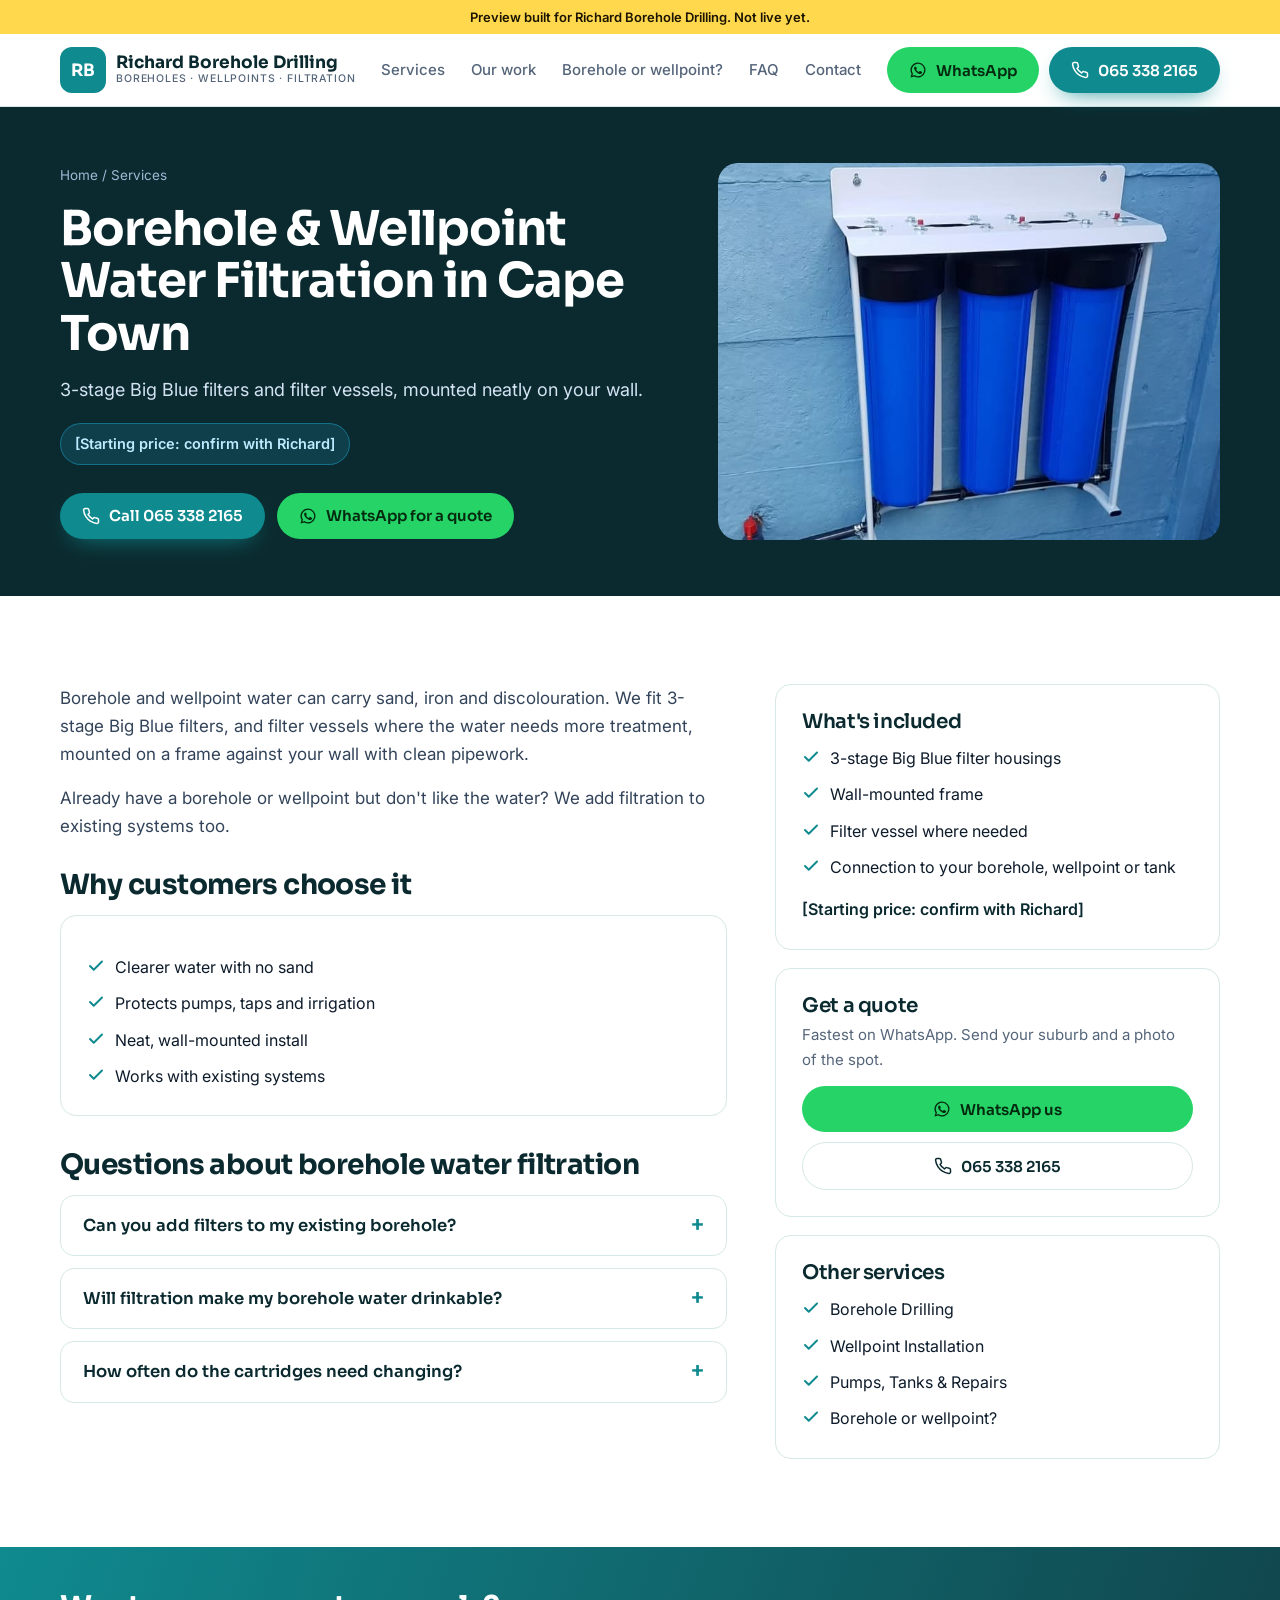
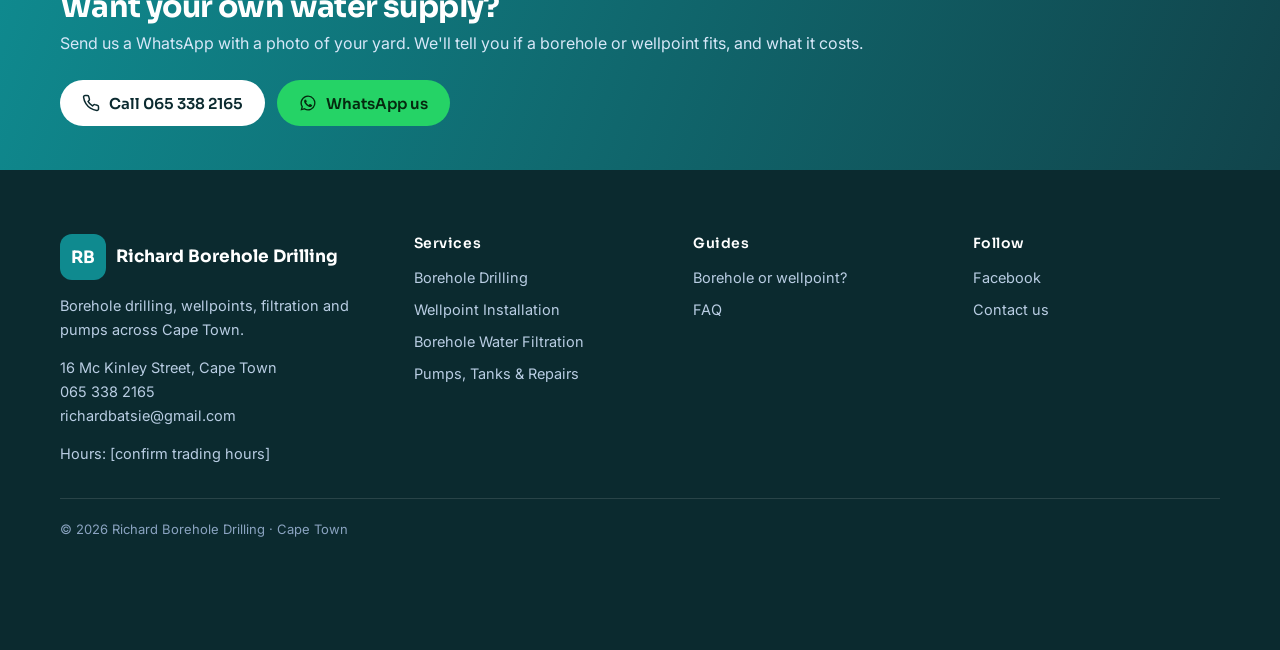
<file: services/water-filtration/index.html>
<!doctype html>
<html lang="en-ZA">
<head>
<meta charset="utf-8">
<meta name="viewport" content="width=device-width, initial-scale=1">
<!-- PREVIEW: remove noindex + the preview bar when Richard approves and the real domain is live -->
<meta name="robots" content="noindex, nofollow">
<title>Borehole &amp; Wellpoint Water Filtration in Cape Town | Richard Borehole Drilling</title>
<meta name="description" content="3-stage Big Blue filters and filter vessels, mounted neatly on your wall. Call or WhatsApp Richard Borehole Drilling on 065 338 2165.">
<link rel="canonical" href="https://dannyschaffer.github.io/richard-borehole-preview/services/water-filtration/">
<meta property="og:type" content="website"><meta property="og:title" content="Borehole &amp; Wellpoint Water Filtration in Cape Town | Richard Borehole Drilling"><meta property="og:description" content="3-stage Big Blue filters and filter vessels, mounted neatly on your wall. Call or WhatsApp Richard Borehole Drilling on 065 338 2165.">
<meta property="og:image" content="https://dannyschaffer.github.io/richard-borehole-preview/img/hero-rig-backyard.jpg"><meta property="og:url" content="https://dannyschaffer.github.io/richard-borehole-preview/services/water-filtration/">
<link rel="preconnect" href="https://fonts.googleapis.com"><link rel="preconnect" href="https://fonts.gstatic.com" crossorigin><link href="https://fonts.googleapis.com/css2?family=Sora:wght@500;600;700&family=Inter:wght@400;500;600&display=swap" rel="stylesheet">
<link rel="stylesheet" href="../../styles.css?v=1795083985">
<script type="application/ld+json">{"@context": "https://schema.org", "@type": "HomeAndConstructionBusiness", "@id": "https://dannyschaffer.github.io/richard-borehole-preview/#business", "name": "Richard Borehole Drilling", "description": "Borehole drilling, wellpoint installation, water filtration and pump connections in Cape Town.", "telephone": "+27653382165", "email": "richardbatsie@gmail.com", "url": "https://dannyschaffer.github.io/richard-borehole-preview/", "image": "https://dannyschaffer.github.io/richard-borehole-preview/img/hero-rig-backyard.jpg", "address": {"@type": "PostalAddress", "streetAddress": "16 Mc Kinley Street", "addressLocality": "Cape Town", "addressRegion": "Western Cape", "addressCountry": "ZA"}, "geo": {"@type": "GeoCoordinates", "latitude": -33.99119, "longitude": 18.48131}, "areaServed": "Cape Town", "sameAs": ["https://www.facebook.com/people/Richard-Borehole-Drilling/100069293814595/"]}</script><script type="application/ld+json">{"@context": "https://schema.org", "@type": "Service", "name": "Borehole Water Filtration", "serviceType": "Borehole Water Filtration", "description": "3-stage Big Blue filters and filter vessels, mounted neatly on your wall.", "provider": {"@id": "https://dannyschaffer.github.io/richard-borehole-preview/#business"}, "areaServed": "Cape Town"}</script><script type="application/ld+json">{"@context": "https://schema.org", "@type": "FAQPage", "mainEntity": [{"@type": "Question", "name": "Can you add filters to my existing borehole?", "acceptedAnswer": {"@type": "Answer", "text": "Yes. We fit filtration to boreholes, wellpoints and tanks we didn't install."}}, {"@type": "Question", "name": "Will filtration make my borehole water drinkable?", "acceptedAnswer": {"@type": "Answer", "text": "Filters remove sand and sediment and improve colour and taste. For drinking water, test the water first, then choose the treatment it needs. We'll tell you what the test results mean."}}, {"@type": "Question", "name": "How often do the cartridges need changing?", "acceptedAnswer": {"@type": "Answer", "text": "It depends on your water and how much you use. [Richard to confirm typical interval.] We'll show you how to check them."}}]}</script>
</head>
<body>
<div class="preview">Preview built for Richard Borehole Drilling. Not live yet.</div>
<header><div class="wrap nav">
<a class="brand" href="../../"><span class="mono">RB</span><span>Richard Borehole Drilling<small>Boreholes · Wellpoints · Filtration</small></span></a>
<nav class="nav-links"><a href="../../#services">Services</a><a href="../../#work">Our work</a><a href="../../borehole-vs-wellpoint/">Borehole or wellpoint?</a><a href="../../#faq">FAQ</a><a href="../../contact/">Contact</a></nav>
<div class="nav-cta"><a class="btn btn-wa" href="https://wa.me/27653382165?text=Hi%20Richard%2C%20I%20would%20like%20a%20quote."><svg viewBox="0 0 24 24" fill="currentColor" aria-hidden="true"><path d="M12 2a10 10 0 0 0-8.6 15.1L2 22l5-1.3A10 10 0 1 0 12 2Zm0 18.2a8.2 8.2 0 0 1-4.2-1.2l-.3-.2-3 .8.8-2.9-.2-.3A8.2 8.2 0 1 1 12 20.2Zm4.5-6.1c-.2-.1-1.5-.7-1.7-.8s-.4-.1-.6.1-.7.8-.8 1-.3.2-.5.1a6.7 6.7 0 0 1-3.3-2.9c-.3-.4.3-.4.7-1.4a.5.5 0 0 0 0-.4l-.8-1.9c-.2-.5-.4-.4-.6-.4h-.5a1 1 0 0 0-.7.3 3 3 0 0 0-.9 2.2 5.2 5.2 0 0 0 1.1 2.7 11.8 11.8 0 0 0 4.5 4c1.7.7 2.3.8 3.2.6a2.7 2.7 0 0 0 1.8-1.2 2.2 2.2 0 0 0 .1-1.2c0-.1-.2-.2-.4-.3Z"/></svg><span>WhatsApp</span></a><a class="btn btn-blue" href="tel:+27653382165"><svg viewBox="0 0 24 24" fill="none" stroke="currentColor" stroke-width="2" stroke-linecap="round" stroke-linejoin="round" aria-hidden="true"><path d="M22 16.9v3a2 2 0 0 1-2.2 2 19.8 19.8 0 0 1-8.6-3.1 19.5 19.5 0 0 1-6-6A19.8 19.8 0 0 1 2.1 4.2 2 2 0 0 1 4.1 2h3a2 2 0 0 1 2 1.7c.1 1 .4 1.9.7 2.8a2 2 0 0 1-.5 2.1L8 9.9a16 16 0 0 0 6 6l1.3-1.3a2 2 0 0 1 2.1-.4c.9.3 1.8.6 2.8.7a2 2 0 0 1 1.8 2Z"/></svg><span>065 338 2165</span></a></div>
</div></header>

<section class="page-hero"><div class="wrap">
<div><div class="crumbs"><a href="../../">Home</a> / <a href="../../#services">Services</a></div>
<h1>Borehole &amp; Wellpoint Water Filtration in Cape Town</h1><p class="lead">3-stage Big Blue filters and filter vessels, mounted neatly on your wall.</p>
<span class="tag-price">[Starting price: confirm with Richard]</span>
<div class="hero-ctas"><a class="btn btn-blue" href="tel:+27653382165"><svg viewBox="0 0 24 24" fill="none" stroke="currentColor" stroke-width="2" stroke-linecap="round" stroke-linejoin="round" aria-hidden="true"><path d="M22 16.9v3a2 2 0 0 1-2.2 2 19.8 19.8 0 0 1-8.6-3.1 19.5 19.5 0 0 1-6-6A19.8 19.8 0 0 1 2.1 4.2 2 2 0 0 1 4.1 2h3a2 2 0 0 1 2 1.7c.1 1 .4 1.9.7 2.8a2 2 0 0 1-.5 2.1L8 9.9a16 16 0 0 0 6 6l1.3-1.3a2 2 0 0 1 2.1-.4c.9.3 1.8.6 2.8.7a2 2 0 0 1 1.8 2Z"/></svg>Call 065 338 2165</a><a class="btn btn-wa" href="https://wa.me/27653382165?text=Hi%20Richard%2C%20I%20would%20like%20a%20quote%20for%20borehole%20water%20filtration."><svg viewBox="0 0 24 24" fill="currentColor" aria-hidden="true"><path d="M12 2a10 10 0 0 0-8.6 15.1L2 22l5-1.3A10 10 0 1 0 12 2Zm0 18.2a8.2 8.2 0 0 1-4.2-1.2l-.3-.2-3 .8.8-2.9-.2-.3A8.2 8.2 0 1 1 12 20.2Zm4.5-6.1c-.2-.1-1.5-.7-1.7-.8s-.4-.1-.6.1-.7.8-.8 1-.3.2-.5.1a6.7 6.7 0 0 1-3.3-2.9c-.3-.4.3-.4.7-1.4a.5.5 0 0 0 0-.4l-.8-1.9c-.2-.5-.4-.4-.6-.4h-.5a1 1 0 0 0-.7.3 3 3 0 0 0-.9 2.2 5.2 5.2 0 0 0 1.1 2.7 11.8 11.8 0 0 0 4.5 4c1.7.7 2.3.8 3.2.6a2.7 2.7 0 0 0 1.8-1.2 2.2 2.2 0 0 0 .1-1.2c0-.1-.2-.2-.4-.3Z"/></svg>WhatsApp for a quote</a></div></div>
<img src="../../img/filtration-3-stage.jpg" alt="Wall-mounted 3-stage Big Blue filtration system installed by Richard Borehole Drilling">
</div></section>
<section><div class="wrap two">
<div class="body"><p>Borehole and wellpoint water can carry sand, iron and discolouration. We fit 3-stage Big Blue filters, and filter vessels where the water needs more treatment, mounted on a frame against your wall with clean pipework.</p><p>Already have a borehole or wellpoint but don&#x27;t like the water? We add filtration to existing systems too.</p>
<h2 style="font-size:28px;margin:30px 0 14px">Why customers choose it</h2>
<div class="box"><ul><li><svg viewBox="0 0 24 24" fill="none" stroke="currentColor" stroke-width="2.6" stroke-linecap="round" stroke-linejoin="round" aria-hidden="true"><path d="M20 6 9 17l-5-5"/></svg><span>Clearer water with no sand</span></li><li><svg viewBox="0 0 24 24" fill="none" stroke="currentColor" stroke-width="2.6" stroke-linecap="round" stroke-linejoin="round" aria-hidden="true"><path d="M20 6 9 17l-5-5"/></svg><span>Protects pumps, taps and irrigation</span></li><li><svg viewBox="0 0 24 24" fill="none" stroke="currentColor" stroke-width="2.6" stroke-linecap="round" stroke-linejoin="round" aria-hidden="true"><path d="M20 6 9 17l-5-5"/></svg><span>Neat, wall-mounted install</span></li><li><svg viewBox="0 0 24 24" fill="none" stroke="currentColor" stroke-width="2.6" stroke-linecap="round" stroke-linejoin="round" aria-hidden="true"><path d="M20 6 9 17l-5-5"/></svg><span>Works with existing systems</span></li></ul></div>
<h2 style="font-size:28px;margin:34px 0 14px">Questions about borehole water filtration</h2>
<div class="faq-list"><details><summary>Can you add filters to my existing borehole?</summary><p>Yes. We fit filtration to boreholes, wellpoints and tanks we didn&#x27;t install.</p></details><details><summary>Will filtration make my borehole water drinkable?</summary><p>Filters remove sand and sediment and improve colour and taste. For drinking water, test the water first, then choose the treatment it needs. We&#x27;ll tell you what the test results mean.</p></details><details><summary>How often do the cartridges need changing?</summary><p>It depends on your water and how much you use. [Richard to confirm typical interval.] We&#x27;ll show you how to check them.</p></details></div>
</div>
<aside><div class="box"><h3>What's included</h3><ul><li><svg viewBox="0 0 24 24" fill="none" stroke="currentColor" stroke-width="2.6" stroke-linecap="round" stroke-linejoin="round" aria-hidden="true"><path d="M20 6 9 17l-5-5"/></svg><span>3-stage Big Blue filter housings</span></li><li><svg viewBox="0 0 24 24" fill="none" stroke="currentColor" stroke-width="2.6" stroke-linecap="round" stroke-linejoin="round" aria-hidden="true"><path d="M20 6 9 17l-5-5"/></svg><span>Wall-mounted frame</span></li><li><svg viewBox="0 0 24 24" fill="none" stroke="currentColor" stroke-width="2.6" stroke-linecap="round" stroke-linejoin="round" aria-hidden="true"><path d="M20 6 9 17l-5-5"/></svg><span>Filter vessel where needed</span></li><li><svg viewBox="0 0 24 24" fill="none" stroke="currentColor" stroke-width="2.6" stroke-linecap="round" stroke-linejoin="round" aria-hidden="true"><path d="M20 6 9 17l-5-5"/></svg><span>Connection to your borehole, wellpoint or tank</span></li></ul><p style="margin-top:16px;font-weight:600;color:var(--navy)">[Starting price: confirm with Richard]</p></div>
<div class="box"><h3>Get a quote</h3><p style="color:var(--muted);margin:6px 0 14px;font-size:15px">Fastest on WhatsApp. Send your suburb and a photo of the spot.</p><a class="btn btn-wa" style="width:100%" href="https://wa.me/27653382165?text=Hi%20Richard%2C%20I%20would%20like%20a%20quote%20for%20borehole%20water%20filtration."><svg viewBox="0 0 24 24" fill="currentColor" aria-hidden="true"><path d="M12 2a10 10 0 0 0-8.6 15.1L2 22l5-1.3A10 10 0 1 0 12 2Zm0 18.2a8.2 8.2 0 0 1-4.2-1.2l-.3-.2-3 .8.8-2.9-.2-.3A8.2 8.2 0 1 1 12 20.2Zm4.5-6.1c-.2-.1-1.5-.7-1.7-.8s-.4-.1-.6.1-.7.8-.8 1-.3.2-.5.1a6.7 6.7 0 0 1-3.3-2.9c-.3-.4.3-.4.7-1.4a.5.5 0 0 0 0-.4l-.8-1.9c-.2-.5-.4-.4-.6-.4h-.5a1 1 0 0 0-.7.3 3 3 0 0 0-.9 2.2 5.2 5.2 0 0 0 1.1 2.7 11.8 11.8 0 0 0 4.5 4c1.7.7 2.3.8 3.2.6a2.7 2.7 0 0 0 1.8-1.2 2.2 2.2 0 0 0 .1-1.2c0-.1-.2-.2-.4-.3Z"/></svg>WhatsApp us</a><a class="btn btn-outline" style="width:100%;margin-top:10px" href="tel:+27653382165"><svg viewBox="0 0 24 24" fill="none" stroke="currentColor" stroke-width="2" stroke-linecap="round" stroke-linejoin="round" aria-hidden="true"><path d="M22 16.9v3a2 2 0 0 1-2.2 2 19.8 19.8 0 0 1-8.6-3.1 19.5 19.5 0 0 1-6-6A19.8 19.8 0 0 1 2.1 4.2 2 2 0 0 1 4.1 2h3a2 2 0 0 1 2 1.7c.1 1 .4 1.9.7 2.8a2 2 0 0 1-.5 2.1L8 9.9a16 16 0 0 0 6 6l1.3-1.3a2 2 0 0 1 2.1-.4c.9.3 1.8.6 2.8.7a2 2 0 0 1 1.8 2Z"/></svg>065 338 2165</a></div>
<div class="box"><h3>Other services</h3><ul><li><svg viewBox="0 0 24 24" fill="none" stroke="currentColor" stroke-width="2.6" stroke-linecap="round" stroke-linejoin="round" aria-hidden="true"><path d="M20 6 9 17l-5-5"/></svg><a href="../borehole-drilling/">Borehole Drilling</a></li><li><svg viewBox="0 0 24 24" fill="none" stroke="currentColor" stroke-width="2.6" stroke-linecap="round" stroke-linejoin="round" aria-hidden="true"><path d="M20 6 9 17l-5-5"/></svg><a href="../wellpoint-installation/">Wellpoint Installation</a></li><li><svg viewBox="0 0 24 24" fill="none" stroke="currentColor" stroke-width="2.6" stroke-linecap="round" stroke-linejoin="round" aria-hidden="true"><path d="M20 6 9 17l-5-5"/></svg><a href="../pumps-and-tanks/">Pumps, Tanks &amp; Repairs</a></li><li><svg viewBox="0 0 24 24" fill="none" stroke="currentColor" stroke-width="2.6" stroke-linecap="round" stroke-linejoin="round" aria-hidden="true"><path d="M20 6 9 17l-5-5"/></svg><a href="../../borehole-vs-wellpoint/">Borehole or wellpoint?</a></li></ul></div></aside>
</div></section>
<div class="band"><div class="wrap"><div><h2>Want your own water supply?</h2><p>Send us a WhatsApp with a photo of your yard. We&#x27;ll tell you if a borehole or wellpoint fits, and what it costs.</p></div>
<div class="ctas"><a class="btn btn-white" href="tel:+27653382165"><svg viewBox="0 0 24 24" fill="none" stroke="currentColor" stroke-width="2" stroke-linecap="round" stroke-linejoin="round" aria-hidden="true"><path d="M22 16.9v3a2 2 0 0 1-2.2 2 19.8 19.8 0 0 1-8.6-3.1 19.5 19.5 0 0 1-6-6A19.8 19.8 0 0 1 2.1 4.2 2 2 0 0 1 4.1 2h3a2 2 0 0 1 2 1.7c.1 1 .4 1.9.7 2.8a2 2 0 0 1-.5 2.1L8 9.9a16 16 0 0 0 6 6l1.3-1.3a2 2 0 0 1 2.1-.4c.9.3 1.8.6 2.8.7a2 2 0 0 1 1.8 2Z"/></svg>Call 065 338 2165</a><a class="btn btn-wa" href="https://wa.me/27653382165?text=Hi%20Richard%2C%20I%20would%20like%20a%20quote."><svg viewBox="0 0 24 24" fill="currentColor" aria-hidden="true"><path d="M12 2a10 10 0 0 0-8.6 15.1L2 22l5-1.3A10 10 0 1 0 12 2Zm0 18.2a8.2 8.2 0 0 1-4.2-1.2l-.3-.2-3 .8.8-2.9-.2-.3A8.2 8.2 0 1 1 12 20.2Zm4.5-6.1c-.2-.1-1.5-.7-1.7-.8s-.4-.1-.6.1-.7.8-.8 1-.3.2-.5.1a6.7 6.7 0 0 1-3.3-2.9c-.3-.4.3-.4.7-1.4a.5.5 0 0 0 0-.4l-.8-1.9c-.2-.5-.4-.4-.6-.4h-.5a1 1 0 0 0-.7.3 3 3 0 0 0-.9 2.2 5.2 5.2 0 0 0 1.1 2.7 11.8 11.8 0 0 0 4.5 4c1.7.7 2.3.8 3.2.6a2.7 2.7 0 0 0 1.8-1.2 2.2 2.2 0 0 0 .1-1.2c0-.1-.2-.2-.4-.3Z"/></svg>WhatsApp us</a></div></div></div>
<footer><div class="wrap">
<div><a class="brand" href="../../"><span class="mono">RB</span><span>Richard Borehole Drilling</span></a>
<p>Borehole drilling, wellpoints, filtration and pumps across Cape Town.</p>
<p style="margin-top:14px">16 Mc Kinley Street, Cape Town<br><a href="tel:+27653382165">065 338 2165</a><br><a href="mailto:richardbatsie@gmail.com">richardbatsie@gmail.com</a></p>
<p style="margin-top:14px">Hours: [confirm trading hours]</p></div>
<div><h4>Services</h4><ul><li><a href="../../services/borehole-drilling/">Borehole Drilling</a></li><li><a href="../../services/wellpoint-installation/">Wellpoint Installation</a></li><li><a href="../../services/water-filtration/">Borehole Water Filtration</a></li><li><a href="../../services/pumps-and-tanks/">Pumps, Tanks &amp; Repairs</a></li></ul></div>
<div><h4>Guides</h4><ul><li><a href="../../borehole-vs-wellpoint/">Borehole or wellpoint?</a></li><li><a href="../../#faq">FAQ</a></li></ul></div>
<div><h4>Follow</h4><ul><li><a href="https://www.facebook.com/people/Richard-Borehole-Drilling/100069293814595/">Facebook</a></li><li><a href="../../contact/">Contact us</a></li></ul></div>
<div class="legal">© 2026 Richard Borehole Drilling · Cape Town</div>
</div></footer>
<div class="mbar"><a class="btn btn-blue" href="tel:+27653382165"><svg viewBox="0 0 24 24" fill="none" stroke="currentColor" stroke-width="2" stroke-linecap="round" stroke-linejoin="round" aria-hidden="true"><path d="M22 16.9v3a2 2 0 0 1-2.2 2 19.8 19.8 0 0 1-8.6-3.1 19.5 19.5 0 0 1-6-6A19.8 19.8 0 0 1 2.1 4.2 2 2 0 0 1 4.1 2h3a2 2 0 0 1 2 1.7c.1 1 .4 1.9.7 2.8a2 2 0 0 1-.5 2.1L8 9.9a16 16 0 0 0 6 6l1.3-1.3a2 2 0 0 1 2.1-.4c.9.3 1.8.6 2.8.7a2 2 0 0 1 1.8 2Z"/></svg>Call now</a><a class="btn btn-wa" href="https://wa.me/27653382165?text=Hi%20Richard%2C%20I%20would%20like%20a%20quote."><svg viewBox="0 0 24 24" fill="currentColor" aria-hidden="true"><path d="M12 2a10 10 0 0 0-8.6 15.1L2 22l5-1.3A10 10 0 1 0 12 2Zm0 18.2a8.2 8.2 0 0 1-4.2-1.2l-.3-.2-3 .8.8-2.9-.2-.3A8.2 8.2 0 1 1 12 20.2Zm4.5-6.1c-.2-.1-1.5-.7-1.7-.8s-.4-.1-.6.1-.7.8-.8 1-.3.2-.5.1a6.7 6.7 0 0 1-3.3-2.9c-.3-.4.3-.4.7-1.4a.5.5 0 0 0 0-.4l-.8-1.9c-.2-.5-.4-.4-.6-.4h-.5a1 1 0 0 0-.7.3 3 3 0 0 0-.9 2.2 5.2 5.2 0 0 0 1.1 2.7 11.8 11.8 0 0 0 4.5 4c1.7.7 2.3.8 3.2.6a2.7 2.7 0 0 0 1.8-1.2 2.2 2.2 0 0 0 .1-1.2c0-.1-.2-.2-.4-.3Z"/></svg>WhatsApp</a></div>
<script>
document.querySelectorAll('form[data-wa]').forEach(f=>f.addEventListener('submit',ev=>{ev.preventDefault();const d=new FormData(f);
const msg=`Hi Richard, I'd like a quote.%0AName: ${d.get('name')||''}%0APhone: ${d.get('phone')||''}%0ASuburb: ${d.get('suburb')||''}%0ANeed: ${d.get('need')||''}`;
window.open('https://wa.me/27653382165?text='+msg.replace(/ /g,'%20'),'_blank');}));
</script>
</body></html>
</file>
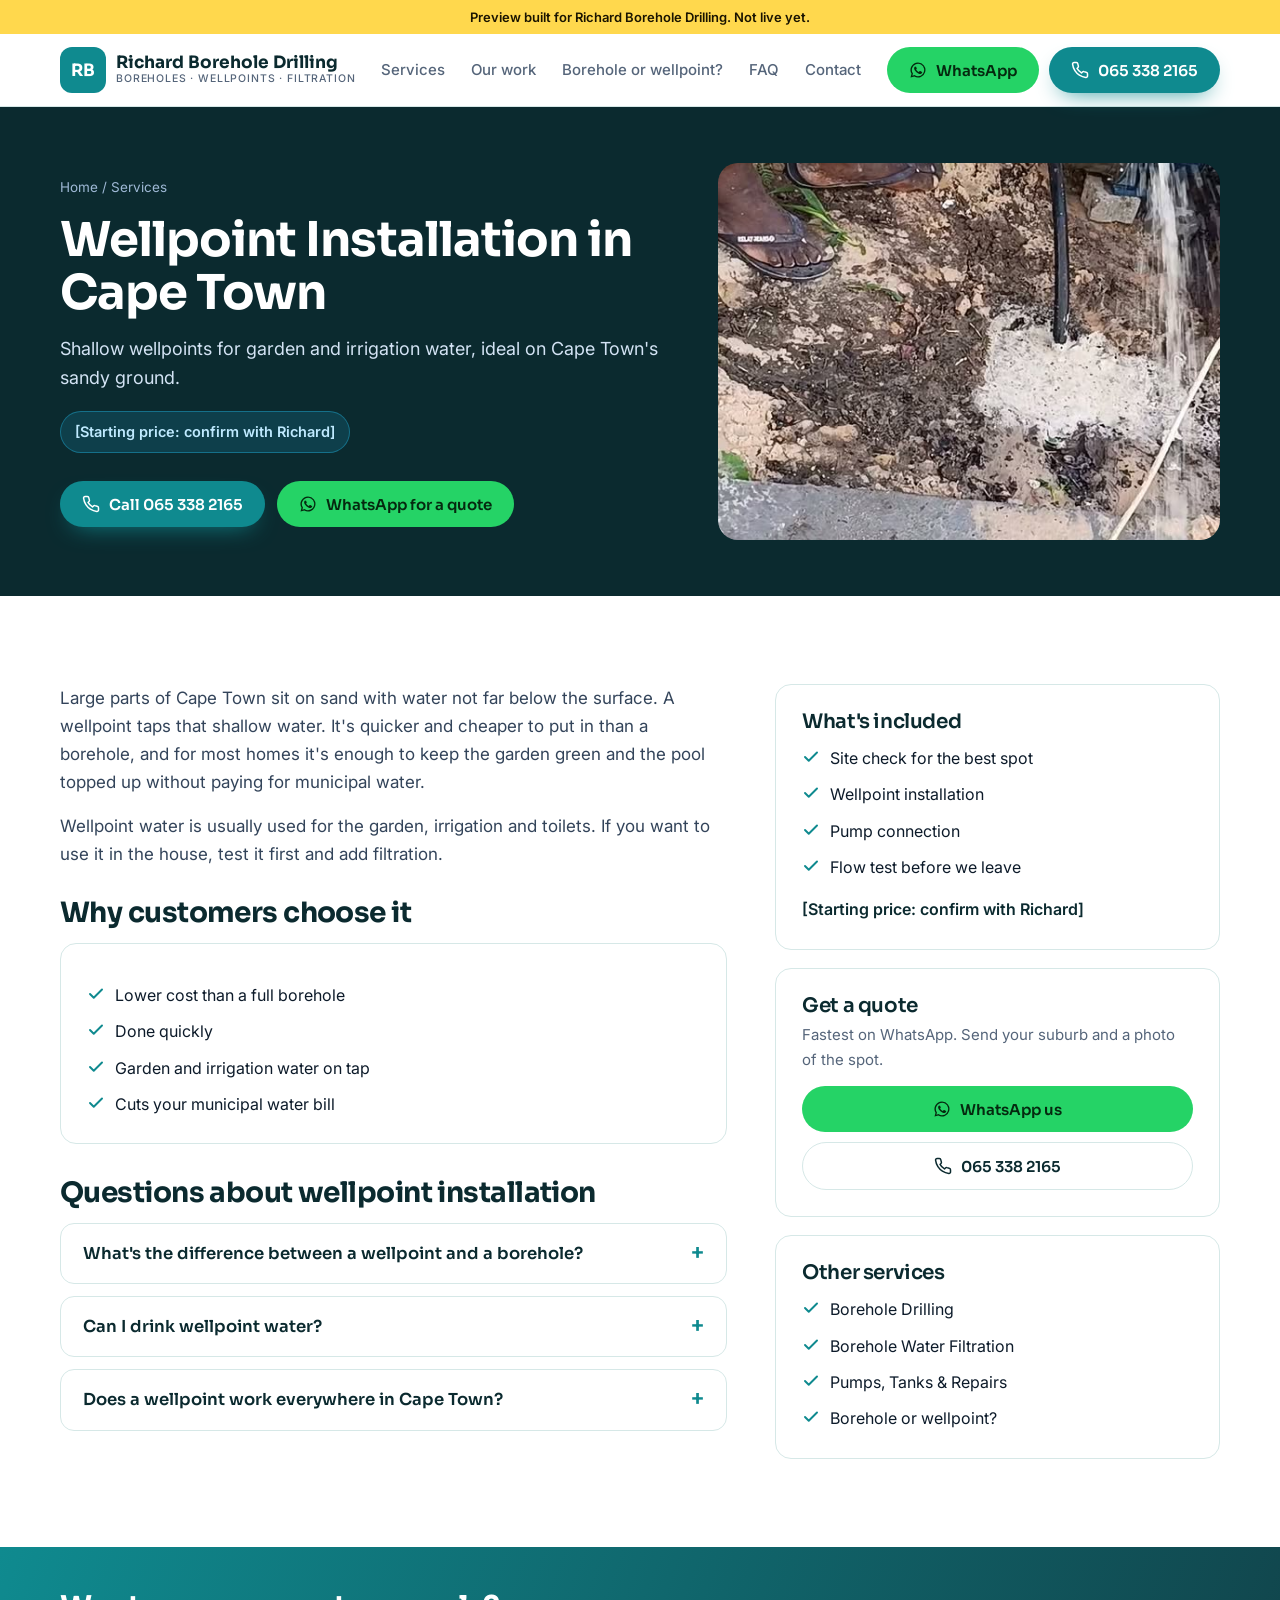
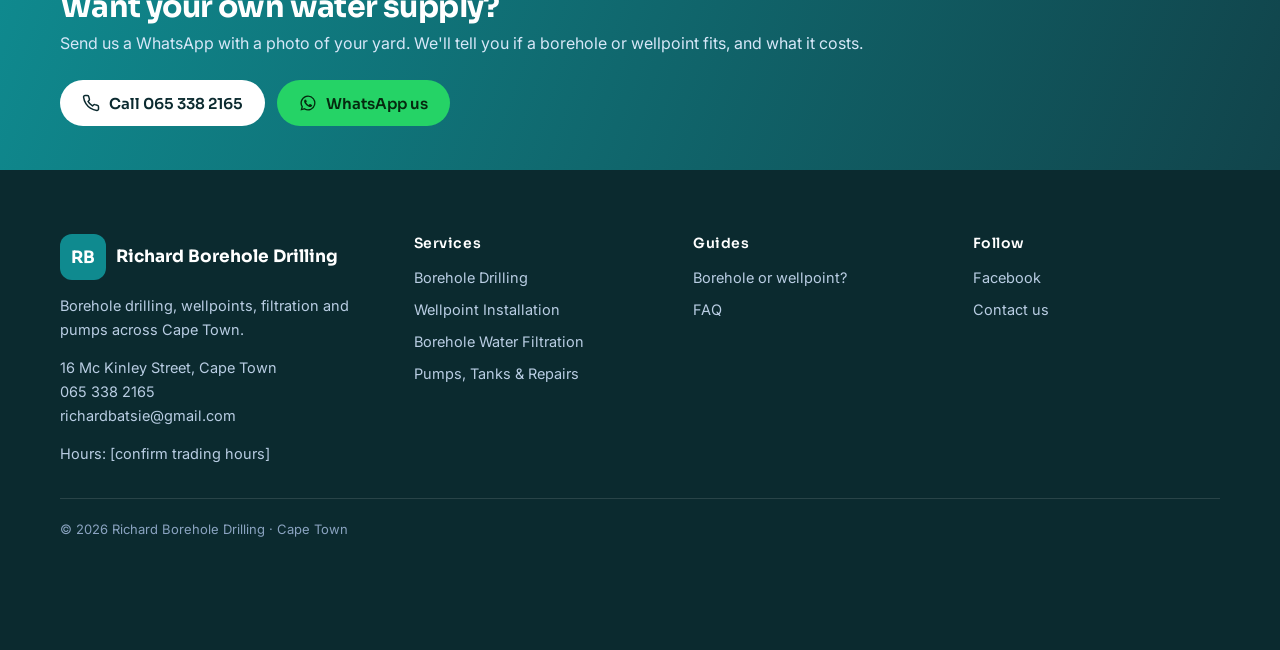
<file: services/wellpoint-installation/index.html>
<!doctype html>
<html lang="en-ZA">
<head>
<meta charset="utf-8">
<meta name="viewport" content="width=device-width, initial-scale=1">
<!-- PREVIEW: remove noindex + the preview bar when Richard approves and the real domain is live -->
<meta name="robots" content="noindex, nofollow">
<title>Wellpoint Installation in Cape Town | Richard Borehole Drilling</title>
<meta name="description" content="Shallow wellpoints for garden and irrigation water, ideal on Cape Town&#x27;s sandy ground. Call or WhatsApp Richard Borehole Drilling on 065 338 2165.">
<link rel="canonical" href="https://dannyschaffer.github.io/richard-borehole-preview/services/wellpoint-installation/">
<meta property="og:type" content="website"><meta property="og:title" content="Wellpoint Installation in Cape Town | Richard Borehole Drilling"><meta property="og:description" content="Shallow wellpoints for garden and irrigation water, ideal on Cape Town&#x27;s sandy ground. Call or WhatsApp Richard Borehole Drilling on 065 338 2165.">
<meta property="og:image" content="https://dannyschaffer.github.io/richard-borehole-preview/img/hero-rig-backyard.jpg"><meta property="og:url" content="https://dannyschaffer.github.io/richard-borehole-preview/services/wellpoint-installation/">
<link rel="preconnect" href="https://fonts.googleapis.com"><link rel="preconnect" href="https://fonts.gstatic.com" crossorigin><link href="https://fonts.googleapis.com/css2?family=Sora:wght@500;600;700&family=Inter:wght@400;500;600&display=swap" rel="stylesheet">
<link rel="stylesheet" href="../../styles.css?v=1795083985">
<script type="application/ld+json">{"@context": "https://schema.org", "@type": "HomeAndConstructionBusiness", "@id": "https://dannyschaffer.github.io/richard-borehole-preview/#business", "name": "Richard Borehole Drilling", "description": "Borehole drilling, wellpoint installation, water filtration and pump connections in Cape Town.", "telephone": "+27653382165", "email": "richardbatsie@gmail.com", "url": "https://dannyschaffer.github.io/richard-borehole-preview/", "image": "https://dannyschaffer.github.io/richard-borehole-preview/img/hero-rig-backyard.jpg", "address": {"@type": "PostalAddress", "streetAddress": "16 Mc Kinley Street", "addressLocality": "Cape Town", "addressRegion": "Western Cape", "addressCountry": "ZA"}, "geo": {"@type": "GeoCoordinates", "latitude": -33.99119, "longitude": 18.48131}, "areaServed": "Cape Town", "sameAs": ["https://www.facebook.com/people/Richard-Borehole-Drilling/100069293814595/"]}</script><script type="application/ld+json">{"@context": "https://schema.org", "@type": "Service", "name": "Wellpoint Installation", "serviceType": "Wellpoint Installation", "description": "Shallow wellpoints for garden and irrigation water, ideal on Cape Town's sandy ground.", "provider": {"@id": "https://dannyschaffer.github.io/richard-borehole-preview/#business"}, "areaServed": "Cape Town"}</script><script type="application/ld+json">{"@context": "https://schema.org", "@type": "FAQPage", "mainEntity": [{"@type": "Question", "name": "What's the difference between a wellpoint and a borehole?", "acceptedAnswer": {"@type": "Answer", "text": "A wellpoint is shallow and draws water from the sand. A borehole is drilled deeper into rock. Wellpoints cost less and suit garden use on sandy ground. Boreholes give a deeper, steadier supply. Our guide explains it in more detail."}}, {"@type": "Question", "name": "Can I drink wellpoint water?", "acceptedAnswer": {"@type": "Answer", "text": "Not without testing and treatment. Wellpoint water is normally for the garden and irrigation. If you want it in the house, we can fit filtration after a water test."}}, {"@type": "Question", "name": "Does a wellpoint work everywhere in Cape Town?", "acceptedAnswer": {"@type": "Answer", "text": "It works best on sandy ground with a shallow water table, which covers a lot of the Cape Flats and Southern Suburbs. Send us your suburb and we'll tell you whether a wellpoint or a borehole makes more sense."}}]}</script>
</head>
<body>
<div class="preview">Preview built for Richard Borehole Drilling. Not live yet.</div>
<header><div class="wrap nav">
<a class="brand" href="../../"><span class="mono">RB</span><span>Richard Borehole Drilling<small>Boreholes · Wellpoints · Filtration</small></span></a>
<nav class="nav-links"><a href="../../#services">Services</a><a href="../../#work">Our work</a><a href="../../borehole-vs-wellpoint/">Borehole or wellpoint?</a><a href="../../#faq">FAQ</a><a href="../../contact/">Contact</a></nav>
<div class="nav-cta"><a class="btn btn-wa" href="https://wa.me/27653382165?text=Hi%20Richard%2C%20I%20would%20like%20a%20quote."><svg viewBox="0 0 24 24" fill="currentColor" aria-hidden="true"><path d="M12 2a10 10 0 0 0-8.6 15.1L2 22l5-1.3A10 10 0 1 0 12 2Zm0 18.2a8.2 8.2 0 0 1-4.2-1.2l-.3-.2-3 .8.8-2.9-.2-.3A8.2 8.2 0 1 1 12 20.2Zm4.5-6.1c-.2-.1-1.5-.7-1.7-.8s-.4-.1-.6.1-.7.8-.8 1-.3.2-.5.1a6.7 6.7 0 0 1-3.3-2.9c-.3-.4.3-.4.7-1.4a.5.5 0 0 0 0-.4l-.8-1.9c-.2-.5-.4-.4-.6-.4h-.5a1 1 0 0 0-.7.3 3 3 0 0 0-.9 2.2 5.2 5.2 0 0 0 1.1 2.7 11.8 11.8 0 0 0 4.5 4c1.7.7 2.3.8 3.2.6a2.7 2.7 0 0 0 1.8-1.2 2.2 2.2 0 0 0 .1-1.2c0-.1-.2-.2-.4-.3Z"/></svg><span>WhatsApp</span></a><a class="btn btn-blue" href="tel:+27653382165"><svg viewBox="0 0 24 24" fill="none" stroke="currentColor" stroke-width="2" stroke-linecap="round" stroke-linejoin="round" aria-hidden="true"><path d="M22 16.9v3a2 2 0 0 1-2.2 2 19.8 19.8 0 0 1-8.6-3.1 19.5 19.5 0 0 1-6-6A19.8 19.8 0 0 1 2.1 4.2 2 2 0 0 1 4.1 2h3a2 2 0 0 1 2 1.7c.1 1 .4 1.9.7 2.8a2 2 0 0 1-.5 2.1L8 9.9a16 16 0 0 0 6 6l1.3-1.3a2 2 0 0 1 2.1-.4c.9.3 1.8.6 2.8.7a2 2 0 0 1 1.8 2Z"/></svg><span>065 338 2165</span></a></div>
</div></header>

<section class="page-hero"><div class="wrap">
<div><div class="crumbs"><a href="../../">Home</a> / <a href="../../#services">Services</a></div>
<h1>Wellpoint Installation in Cape Town</h1><p class="lead">Shallow wellpoints for garden and irrigation water, ideal on Cape Town&#x27;s sandy ground.</p>
<span class="tag-price">[Starting price: confirm with Richard]</span>
<div class="hero-ctas"><a class="btn btn-blue" href="tel:+27653382165"><svg viewBox="0 0 24 24" fill="none" stroke="currentColor" stroke-width="2" stroke-linecap="round" stroke-linejoin="round" aria-hidden="true"><path d="M22 16.9v3a2 2 0 0 1-2.2 2 19.8 19.8 0 0 1-8.6-3.1 19.5 19.5 0 0 1-6-6A19.8 19.8 0 0 1 2.1 4.2 2 2 0 0 1 4.1 2h3a2 2 0 0 1 2 1.7c.1 1 .4 1.9.7 2.8a2 2 0 0 1-.5 2.1L8 9.9a16 16 0 0 0 6 6l1.3-1.3a2 2 0 0 1 2.1-.4c.9.3 1.8.6 2.8.7a2 2 0 0 1 1.8 2Z"/></svg>Call 065 338 2165</a><a class="btn btn-wa" href="https://wa.me/27653382165?text=Hi%20Richard%2C%20I%20would%20like%20a%20quote%20for%20wellpoint%20installation."><svg viewBox="0 0 24 24" fill="currentColor" aria-hidden="true"><path d="M12 2a10 10 0 0 0-8.6 15.1L2 22l5-1.3A10 10 0 1 0 12 2Zm0 18.2a8.2 8.2 0 0 1-4.2-1.2l-.3-.2-3 .8.8-2.9-.2-.3A8.2 8.2 0 1 1 12 20.2Zm4.5-6.1c-.2-.1-1.5-.7-1.7-.8s-.4-.1-.6.1-.7.8-.8 1-.3.2-.5.1a6.7 6.7 0 0 1-3.3-2.9c-.3-.4.3-.4.7-1.4a.5.5 0 0 0 0-.4l-.8-1.9c-.2-.5-.4-.4-.6-.4h-.5a1 1 0 0 0-.7.3 3 3 0 0 0-.9 2.2 5.2 5.2 0 0 0 1.1 2.7 11.8 11.8 0 0 0 4.5 4c1.7.7 2.3.8 3.2.6a2.7 2.7 0 0 0 1.8-1.2 2.2 2.2 0 0 0 .1-1.2c0-.1-.2-.2-.4-.3Z"/></svg>WhatsApp for a quote</a></div></div>
<img src="../../img/wellpoint-water.jpg" alt="Water flowing from a newly installed wellpoint in a Cape Town yard">
</div></section>
<section><div class="wrap two">
<div class="body"><p>Large parts of Cape Town sit on sand with water not far below the surface. A wellpoint taps that shallow water. It&#x27;s quicker and cheaper to put in than a borehole, and for most homes it&#x27;s enough to keep the garden green and the pool topped up without paying for municipal water.</p><p>Wellpoint water is usually used for the garden, irrigation and toilets. If you want to use it in the house, test it first and add filtration.</p>
<h2 style="font-size:28px;margin:30px 0 14px">Why customers choose it</h2>
<div class="box"><ul><li><svg viewBox="0 0 24 24" fill="none" stroke="currentColor" stroke-width="2.6" stroke-linecap="round" stroke-linejoin="round" aria-hidden="true"><path d="M20 6 9 17l-5-5"/></svg><span>Lower cost than a full borehole</span></li><li><svg viewBox="0 0 24 24" fill="none" stroke="currentColor" stroke-width="2.6" stroke-linecap="round" stroke-linejoin="round" aria-hidden="true"><path d="M20 6 9 17l-5-5"/></svg><span>Done quickly</span></li><li><svg viewBox="0 0 24 24" fill="none" stroke="currentColor" stroke-width="2.6" stroke-linecap="round" stroke-linejoin="round" aria-hidden="true"><path d="M20 6 9 17l-5-5"/></svg><span>Garden and irrigation water on tap</span></li><li><svg viewBox="0 0 24 24" fill="none" stroke="currentColor" stroke-width="2.6" stroke-linecap="round" stroke-linejoin="round" aria-hidden="true"><path d="M20 6 9 17l-5-5"/></svg><span>Cuts your municipal water bill</span></li></ul></div>
<h2 style="font-size:28px;margin:34px 0 14px">Questions about wellpoint installation</h2>
<div class="faq-list"><details><summary>What&#x27;s the difference between a wellpoint and a borehole?</summary><p>A wellpoint is shallow and draws water from the sand. A borehole is drilled deeper into rock. Wellpoints cost less and suit garden use on sandy ground. Boreholes give a deeper, steadier supply. Our guide explains it in more detail.</p></details><details><summary>Can I drink wellpoint water?</summary><p>Not without testing and treatment. Wellpoint water is normally for the garden and irrigation. If you want it in the house, we can fit filtration after a water test.</p></details><details><summary>Does a wellpoint work everywhere in Cape Town?</summary><p>It works best on sandy ground with a shallow water table, which covers a lot of the Cape Flats and Southern Suburbs. Send us your suburb and we&#x27;ll tell you whether a wellpoint or a borehole makes more sense.</p></details></div>
</div>
<aside><div class="box"><h3>What's included</h3><ul><li><svg viewBox="0 0 24 24" fill="none" stroke="currentColor" stroke-width="2.6" stroke-linecap="round" stroke-linejoin="round" aria-hidden="true"><path d="M20 6 9 17l-5-5"/></svg><span>Site check for the best spot</span></li><li><svg viewBox="0 0 24 24" fill="none" stroke="currentColor" stroke-width="2.6" stroke-linecap="round" stroke-linejoin="round" aria-hidden="true"><path d="M20 6 9 17l-5-5"/></svg><span>Wellpoint installation</span></li><li><svg viewBox="0 0 24 24" fill="none" stroke="currentColor" stroke-width="2.6" stroke-linecap="round" stroke-linejoin="round" aria-hidden="true"><path d="M20 6 9 17l-5-5"/></svg><span>Pump connection</span></li><li><svg viewBox="0 0 24 24" fill="none" stroke="currentColor" stroke-width="2.6" stroke-linecap="round" stroke-linejoin="round" aria-hidden="true"><path d="M20 6 9 17l-5-5"/></svg><span>Flow test before we leave</span></li></ul><p style="margin-top:16px;font-weight:600;color:var(--navy)">[Starting price: confirm with Richard]</p></div>
<div class="box"><h3>Get a quote</h3><p style="color:var(--muted);margin:6px 0 14px;font-size:15px">Fastest on WhatsApp. Send your suburb and a photo of the spot.</p><a class="btn btn-wa" style="width:100%" href="https://wa.me/27653382165?text=Hi%20Richard%2C%20I%20would%20like%20a%20quote%20for%20wellpoint%20installation."><svg viewBox="0 0 24 24" fill="currentColor" aria-hidden="true"><path d="M12 2a10 10 0 0 0-8.6 15.1L2 22l5-1.3A10 10 0 1 0 12 2Zm0 18.2a8.2 8.2 0 0 1-4.2-1.2l-.3-.2-3 .8.8-2.9-.2-.3A8.2 8.2 0 1 1 12 20.2Zm4.5-6.1c-.2-.1-1.5-.7-1.7-.8s-.4-.1-.6.1-.7.8-.8 1-.3.2-.5.1a6.7 6.7 0 0 1-3.3-2.9c-.3-.4.3-.4.7-1.4a.5.5 0 0 0 0-.4l-.8-1.9c-.2-.5-.4-.4-.6-.4h-.5a1 1 0 0 0-.7.3 3 3 0 0 0-.9 2.2 5.2 5.2 0 0 0 1.1 2.7 11.8 11.8 0 0 0 4.5 4c1.7.7 2.3.8 3.2.6a2.7 2.7 0 0 0 1.8-1.2 2.2 2.2 0 0 0 .1-1.2c0-.1-.2-.2-.4-.3Z"/></svg>WhatsApp us</a><a class="btn btn-outline" style="width:100%;margin-top:10px" href="tel:+27653382165"><svg viewBox="0 0 24 24" fill="none" stroke="currentColor" stroke-width="2" stroke-linecap="round" stroke-linejoin="round" aria-hidden="true"><path d="M22 16.9v3a2 2 0 0 1-2.2 2 19.8 19.8 0 0 1-8.6-3.1 19.5 19.5 0 0 1-6-6A19.8 19.8 0 0 1 2.1 4.2 2 2 0 0 1 4.1 2h3a2 2 0 0 1 2 1.7c.1 1 .4 1.9.7 2.8a2 2 0 0 1-.5 2.1L8 9.9a16 16 0 0 0 6 6l1.3-1.3a2 2 0 0 1 2.1-.4c.9.3 1.8.6 2.8.7a2 2 0 0 1 1.8 2Z"/></svg>065 338 2165</a></div>
<div class="box"><h3>Other services</h3><ul><li><svg viewBox="0 0 24 24" fill="none" stroke="currentColor" stroke-width="2.6" stroke-linecap="round" stroke-linejoin="round" aria-hidden="true"><path d="M20 6 9 17l-5-5"/></svg><a href="../borehole-drilling/">Borehole Drilling</a></li><li><svg viewBox="0 0 24 24" fill="none" stroke="currentColor" stroke-width="2.6" stroke-linecap="round" stroke-linejoin="round" aria-hidden="true"><path d="M20 6 9 17l-5-5"/></svg><a href="../water-filtration/">Borehole Water Filtration</a></li><li><svg viewBox="0 0 24 24" fill="none" stroke="currentColor" stroke-width="2.6" stroke-linecap="round" stroke-linejoin="round" aria-hidden="true"><path d="M20 6 9 17l-5-5"/></svg><a href="../pumps-and-tanks/">Pumps, Tanks &amp; Repairs</a></li><li><svg viewBox="0 0 24 24" fill="none" stroke="currentColor" stroke-width="2.6" stroke-linecap="round" stroke-linejoin="round" aria-hidden="true"><path d="M20 6 9 17l-5-5"/></svg><a href="../../borehole-vs-wellpoint/">Borehole or wellpoint?</a></li></ul></div></aside>
</div></section>
<div class="band"><div class="wrap"><div><h2>Want your own water supply?</h2><p>Send us a WhatsApp with a photo of your yard. We&#x27;ll tell you if a borehole or wellpoint fits, and what it costs.</p></div>
<div class="ctas"><a class="btn btn-white" href="tel:+27653382165"><svg viewBox="0 0 24 24" fill="none" stroke="currentColor" stroke-width="2" stroke-linecap="round" stroke-linejoin="round" aria-hidden="true"><path d="M22 16.9v3a2 2 0 0 1-2.2 2 19.8 19.8 0 0 1-8.6-3.1 19.5 19.5 0 0 1-6-6A19.8 19.8 0 0 1 2.1 4.2 2 2 0 0 1 4.1 2h3a2 2 0 0 1 2 1.7c.1 1 .4 1.9.7 2.8a2 2 0 0 1-.5 2.1L8 9.9a16 16 0 0 0 6 6l1.3-1.3a2 2 0 0 1 2.1-.4c.9.3 1.8.6 2.8.7a2 2 0 0 1 1.8 2Z"/></svg>Call 065 338 2165</a><a class="btn btn-wa" href="https://wa.me/27653382165?text=Hi%20Richard%2C%20I%20would%20like%20a%20quote."><svg viewBox="0 0 24 24" fill="currentColor" aria-hidden="true"><path d="M12 2a10 10 0 0 0-8.6 15.1L2 22l5-1.3A10 10 0 1 0 12 2Zm0 18.2a8.2 8.2 0 0 1-4.2-1.2l-.3-.2-3 .8.8-2.9-.2-.3A8.2 8.2 0 1 1 12 20.2Zm4.5-6.1c-.2-.1-1.5-.7-1.7-.8s-.4-.1-.6.1-.7.8-.8 1-.3.2-.5.1a6.7 6.7 0 0 1-3.3-2.9c-.3-.4.3-.4.7-1.4a.5.5 0 0 0 0-.4l-.8-1.9c-.2-.5-.4-.4-.6-.4h-.5a1 1 0 0 0-.7.3 3 3 0 0 0-.9 2.2 5.2 5.2 0 0 0 1.1 2.7 11.8 11.8 0 0 0 4.5 4c1.7.7 2.3.8 3.2.6a2.7 2.7 0 0 0 1.8-1.2 2.2 2.2 0 0 0 .1-1.2c0-.1-.2-.2-.4-.3Z"/></svg>WhatsApp us</a></div></div></div>
<footer><div class="wrap">
<div><a class="brand" href="../../"><span class="mono">RB</span><span>Richard Borehole Drilling</span></a>
<p>Borehole drilling, wellpoints, filtration and pumps across Cape Town.</p>
<p style="margin-top:14px">16 Mc Kinley Street, Cape Town<br><a href="tel:+27653382165">065 338 2165</a><br><a href="mailto:richardbatsie@gmail.com">richardbatsie@gmail.com</a></p>
<p style="margin-top:14px">Hours: [confirm trading hours]</p></div>
<div><h4>Services</h4><ul><li><a href="../../services/borehole-drilling/">Borehole Drilling</a></li><li><a href="../../services/wellpoint-installation/">Wellpoint Installation</a></li><li><a href="../../services/water-filtration/">Borehole Water Filtration</a></li><li><a href="../../services/pumps-and-tanks/">Pumps, Tanks &amp; Repairs</a></li></ul></div>
<div><h4>Guides</h4><ul><li><a href="../../borehole-vs-wellpoint/">Borehole or wellpoint?</a></li><li><a href="../../#faq">FAQ</a></li></ul></div>
<div><h4>Follow</h4><ul><li><a href="https://www.facebook.com/people/Richard-Borehole-Drilling/100069293814595/">Facebook</a></li><li><a href="../../contact/">Contact us</a></li></ul></div>
<div class="legal">© 2026 Richard Borehole Drilling · Cape Town</div>
</div></footer>
<div class="mbar"><a class="btn btn-blue" href="tel:+27653382165"><svg viewBox="0 0 24 24" fill="none" stroke="currentColor" stroke-width="2" stroke-linecap="round" stroke-linejoin="round" aria-hidden="true"><path d="M22 16.9v3a2 2 0 0 1-2.2 2 19.8 19.8 0 0 1-8.6-3.1 19.5 19.5 0 0 1-6-6A19.8 19.8 0 0 1 2.1 4.2 2 2 0 0 1 4.1 2h3a2 2 0 0 1 2 1.7c.1 1 .4 1.9.7 2.8a2 2 0 0 1-.5 2.1L8 9.9a16 16 0 0 0 6 6l1.3-1.3a2 2 0 0 1 2.1-.4c.9.3 1.8.6 2.8.7a2 2 0 0 1 1.8 2Z"/></svg>Call now</a><a class="btn btn-wa" href="https://wa.me/27653382165?text=Hi%20Richard%2C%20I%20would%20like%20a%20quote."><svg viewBox="0 0 24 24" fill="currentColor" aria-hidden="true"><path d="M12 2a10 10 0 0 0-8.6 15.1L2 22l5-1.3A10 10 0 1 0 12 2Zm0 18.2a8.2 8.2 0 0 1-4.2-1.2l-.3-.2-3 .8.8-2.9-.2-.3A8.2 8.2 0 1 1 12 20.2Zm4.5-6.1c-.2-.1-1.5-.7-1.7-.8s-.4-.1-.6.1-.7.8-.8 1-.3.2-.5.1a6.7 6.7 0 0 1-3.3-2.9c-.3-.4.3-.4.7-1.4a.5.5 0 0 0 0-.4l-.8-1.9c-.2-.5-.4-.4-.6-.4h-.5a1 1 0 0 0-.7.3 3 3 0 0 0-.9 2.2 5.2 5.2 0 0 0 1.1 2.7 11.8 11.8 0 0 0 4.5 4c1.7.7 2.3.8 3.2.6a2.7 2.7 0 0 0 1.8-1.2 2.2 2.2 0 0 0 .1-1.2c0-.1-.2-.2-.4-.3Z"/></svg>WhatsApp</a></div>
<script>
document.querySelectorAll('form[data-wa]').forEach(f=>f.addEventListener('submit',ev=>{ev.preventDefault();const d=new FormData(f);
const msg=`Hi Richard, I'd like a quote.%0AName: ${d.get('name')||''}%0APhone: ${d.get('phone')||''}%0ASuburb: ${d.get('suburb')||''}%0ANeed: ${d.get('need')||''}`;
window.open('https://wa.me/27653382165?text='+msg.replace(/ /g,'%20'),'_blank');}));
</script>
</body></html>
</file>
<file: styles.css>
:root{--navy:#0a2342;--navy-2:#123a66;--blue:#1673d1;--blue-d:#0f5bab;--aqua:#22b8e8;--sky:#eaf4fd;--sky-2:#d7eafb;--ink:#0d1b2a;--muted:#55657a;--line:#dbe5f0;--paper:#fff;--wa:#25d366;--r:16px}
*{box-sizing:border-box;margin:0;padding:0}
html{scroll-behavior:smooth}
body{background:var(--paper);color:var(--ink);font:400 16px/1.65 Inter,system-ui,sans-serif;-webkit-font-smoothing:antialiased}
img{display:block;max-width:100%}
a{color:inherit;text-decoration:none}
.wrap{width:min(1160px,100% - 32px);margin-inline:auto}
h1,h2,h3{font-family:Sora,Inter,sans-serif;line-height:1.1;letter-spacing:-.02em;color:var(--navy)}
h2{font-size:clamp(28px,4vw,42px);font-weight:700}
h3{font-size:20px;font-weight:600}
.eyebrow{font:600 12px/1 Sora,sans-serif;letter-spacing:.14em;text-transform:uppercase;color:var(--blue);margin-bottom:14px;display:block}
.lead{color:var(--muted);font-size:18px;max-width:62ch}
section{padding:88px 0}
.sec-head{margin-bottom:40px;max-width:720px}
.sec-head p{margin-top:12px}
.preview{background:#ffd84d;color:#1a1400;font:600 13px/1.4 Inter,sans-serif;text-align:center;padding:8px 16px}
.topstrip{background:var(--navy);color:#cfe1f5;font-size:13px}
.topstrip .wrap{display:flex;justify-content:space-between;gap:12px;padding:8px 0}
.topstrip a{color:#fff;font-weight:600}
header{position:sticky;top:0;z-index:50;background:rgba(255,255,255,.94);backdrop-filter:blur(12px);border-bottom:1px solid var(--line)}
.nav{display:flex;align-items:center;justify-content:space-between;height:72px;gap:16px}
.brand{display:flex;align-items:center;gap:10px;font:700 17px/1.05 Sora,sans-serif;color:var(--navy)}
.brand img{width:46px;height:46px;border-radius:50%}
.brand small{display:block;font:500 10.5px/1.3 Inter,sans-serif;letter-spacing:.08em;color:var(--muted);text-transform:uppercase}
.nav-links{display:flex;gap:26px;font-weight:500;color:var(--muted);font-size:15px}
.nav-links a:hover{color:var(--blue)}
.nav-cta{display:flex;gap:10px;align-items:center}
.btn{display:inline-flex;align-items:center;justify-content:center;gap:9px;padding:14px 22px;border-radius:999px;font:600 15px/1 Sora,sans-serif;transition:transform .15s,background .15s,box-shadow .15s;cursor:pointer;border:0}
.btn svg{width:18px;height:18px;flex:none}
.btn-blue{background:var(--blue);color:#fff;box-shadow:0 10px 24px -12px var(--blue)}
.btn-blue:hover{background:var(--blue-d);transform:translateY(-1px)}
.btn-wa{background:var(--wa);color:#05290f}
.btn-wa:hover{transform:translateY(-1px);filter:brightness(1.04)}
.btn-line{border:1.5px solid rgba(255,255,255,.5);color:#fff}
.btn-line:hover{border-color:#fff}
.btn-outline{border:1.5px solid var(--line);color:var(--navy);background:#fff}
.btn-outline:hover{border-color:var(--blue);color:var(--blue)}
@media (max-width:900px){.nav-links{display:none}.nav-cta .btn-wa{display:none}.topstrip .hide-m{display:none}}
@media (max-width:600px){.nav-cta .btn span{display:none}.nav-cta .btn{padding:13px}.brand{font-size:15.5px}}
.hero{position:relative;overflow:hidden;color:#fff;padding:64px 0 72px;background:var(--navy)}
.hero-bg{position:absolute;inset:0;background:var(--hero) center 35%/cover;filter:blur(1px);transform:scale(1.02)}
.hero::after{content:"";position:absolute;inset:0;background:linear-gradient(100deg,rgba(10,35,66,.94) 0%,rgba(10,35,66,.78) 45%,rgba(10,35,66,.35) 100%)}
.hero .wrap{position:relative;z-index:1;display:grid;grid-template-columns:1.15fr .85fr;gap:48px;align-items:center}
.hero h1{color:#fff;font-size:clamp(34px,5.2vw,58px);font-weight:700;margin-bottom:18px}
.hero h1 em{font-style:normal;color:var(--aqua)}
.hero .lead{color:#d3e3f4}
.hero-ctas{display:flex;flex-wrap:wrap;gap:12px;margin-top:28px}
.hero-points{display:flex;flex-wrap:wrap;gap:10px 22px;margin-top:28px;font-size:14.5px;color:#d3e3f4}
.hero-points span{display:flex;align-items:center;gap:8px}
.hero-points svg{width:16px;height:16px;color:var(--aqua)}
.card-form{background:#fff;color:var(--ink);border-radius:20px;padding:26px;box-shadow:0 30px 60px -30px rgba(0,0,0,.6)}
.card-form h2{font-size:22px;margin-bottom:4px}
.card-form p.small{color:var(--muted);font-size:14px;margin-bottom:16px}
.field{display:block;margin-bottom:12px}
.field span{display:block;font-size:13px;font-weight:600;color:var(--navy);margin-bottom:5px}
.field input,.field select,.field textarea{width:100%;border:1.5px solid var(--line);border-radius:12px;padding:12px 14px;font:inherit;font-size:15px;background:#fbfdff;color:var(--ink)}
.field input:focus,.field select:focus,.field textarea:focus{outline:none;border-color:var(--blue);background:#fff}
.card-form .btn{width:100%;margin-top:4px}
.form-note{font-size:12.5px;color:var(--muted);margin-top:10px;text-align:center}
.trust{background:var(--sky);border-bottom:1px solid var(--sky-2)}
.trust .wrap{display:grid;grid-template-columns:repeat(4,1fr);gap:18px;padding:26px 0}
.trust div{display:flex;gap:12px;align-items:flex-start;font-size:14.5px;color:var(--navy);font-weight:500;line-height:1.4}
.trust svg{width:22px;height:22px;color:var(--blue);flex:none;background:#fff;border-radius:50%;padding:4px}
@media (max-width:900px){.hero .wrap{grid-template-columns:1fr}.trust .wrap{grid-template-columns:1fr 1fr}}
.prices{background:#fff}
.price-grid{display:grid;grid-template-columns:repeat(3,1fr);gap:20px}
.price{border:1.5px solid var(--line);border-radius:var(--r);padding:28px;display:flex;flex-direction:column;background:#fff}
.price.feature{border-color:var(--blue);box-shadow:0 20px 50px -30px var(--blue);position:relative}
.price.feature::before{content:"Most popular";position:absolute;top:-12px;left:24px;background:var(--blue);color:#fff;font:600 11px/1 Sora,sans-serif;letter-spacing:.08em;text-transform:uppercase;padding:7px 10px;border-radius:999px}
.price h3{margin-bottom:6px}
.price .amt{font:700 34px/1.1 Sora,sans-serif;color:var(--navy);margin:10px 0 4px}
.price .amt small{font:500 14px Inter,sans-serif;color:var(--muted)}
.price ul{list-style:none;margin:16px 0 22px;display:grid;gap:8px;font-size:15px}
.price li{display:flex;gap:9px;align-items:flex-start}
.price li svg{width:17px;height:17px;color:var(--blue);flex:none;margin-top:3px}
.price .btn{margin-top:auto}
@media (max-width:900px){.price-grid{grid-template-columns:1fr}}
.band{background:linear-gradient(110deg,var(--blue) 0%,var(--navy-2) 100%);color:#fff;padding:44px 0}
.band .wrap{display:flex;align-items:center;justify-content:space-between;gap:24px;flex-wrap:wrap}
.band h2{color:#fff;font-size:clamp(22px,3vw,30px)}
.band p{color:#d6e7f8;margin-top:6px}
.band .ctas{display:flex;gap:12px;flex-wrap:wrap}
.band .btn-white{background:#fff;color:var(--navy)}
.svc-grid{display:grid;grid-template-columns:repeat(3,1fr);gap:20px}
.svc{border-radius:var(--r);overflow:hidden;background:#fff;border:1px solid var(--line);display:flex;flex-direction:column;transition:transform .2s,box-shadow .2s}
.svc:hover{transform:translateY(-3px);box-shadow:0 24px 40px -28px rgba(10,35,66,.5)}
.svc img{aspect-ratio:4/3;object-fit:cover;width:100%}
.svc div{padding:20px 22px 24px}
.svc p{color:var(--muted);font-size:15px;margin:8px 0 14px}
.svc .more{color:var(--blue);font-weight:600;font-size:14.5px}
@media (max-width:900px){.svc-grid{grid-template-columns:1fr 1fr}}
@media (max-width:600px){.svc-grid{grid-template-columns:1fr}}
.about{background:var(--sky)}
.about .wrap{display:grid;grid-template-columns:1fr 1fr;gap:56px;align-items:center}
.about img{border-radius:20px;aspect-ratio:1;object-fit:cover;width:100%}
.about p{margin-top:14px;color:#33445a}
.about .owner{margin-top:22px;padding:18px 20px;border-left:4px solid var(--blue);background:#fff;border-radius:0 12px 12px 0;font-size:15px;color:var(--navy)}
@media (max-width:900px){.about .wrap{grid-template-columns:1fr}}
.gallery{display:grid;grid-template-columns:repeat(4,1fr);gap:14px}
.gallery figure{position:relative;border-radius:14px;overflow:hidden}
.gallery img{aspect-ratio:1;object-fit:cover;width:100%;transition:transform .4s}
.gallery figure:hover img{transform:scale(1.04)}
.gallery figcaption{position:absolute;inset:auto 0 0 0;padding:28px 12px 10px;font-size:13px;font-weight:500;color:#fff;background:linear-gradient(transparent,rgba(10,35,66,.85))}
@media (max-width:900px){.gallery{grid-template-columns:1fr 1fr}}
.recent{margin-top:28px;display:flex;flex-wrap:wrap;gap:10px;align-items:center;color:var(--muted);font-size:14.5px}
.chip{border:1px solid var(--line);border-radius:999px;padding:7px 14px;font-size:14px;color:var(--navy);background:#fff}
.chip:hover{border-color:var(--blue);color:var(--blue)}
.reviews{background:var(--sky)}
.review-slot{border:2px dashed #9cc3ea;border-radius:var(--r);padding:36px;text-align:center;background:#fff}
.review-slot h3{margin-bottom:8px}
.review-slot p{color:var(--muted);max-width:56ch;margin:0 auto}
.steps{display:grid;grid-template-columns:repeat(4,1fr);gap:20px;counter-reset:s}
.step{padding:26px;border-radius:var(--r);background:#fff;border:1px solid var(--line)}
.step::before{counter-increment:s;content:counter(s);display:grid;place-items:center;width:40px;height:40px;border-radius:50%;background:var(--sky);color:var(--blue);font:700 17px Sora,sans-serif;margin-bottom:14px}
.step p{color:var(--muted);font-size:15px;margin-top:8px}
@media (max-width:900px){.steps{grid-template-columns:1fr 1fr}}
@media (max-width:600px){.steps{grid-template-columns:1fr}}
.area .wrap{display:grid;grid-template-columns:1fr 1fr;gap:40px;align-items:start}
.map{border-radius:var(--r);overflow:hidden;border:1px solid var(--line);aspect-ratio:4/3}
.map iframe{width:100%;height:100%;border:0}
.area-list{display:flex;flex-wrap:wrap;gap:10px;margin:20px 0 26px}
@media (max-width:900px){.area .wrap{grid-template-columns:1fr}}
.faq{background:var(--sky)}
.faq-list{max-width:820px}
details{background:#fff;border:1px solid var(--line);border-radius:14px;margin-bottom:12px}
summary{cursor:pointer;list-style:none;padding:18px 22px;font:600 16.5px/1.4 Sora,sans-serif;color:var(--navy);display:flex;justify-content:space-between;gap:16px}
summary::-webkit-details-marker{display:none}
summary::after{content:"+";color:var(--blue);font-size:22px;line-height:1}
details[open] summary::after{content:"–"}
details p{padding:0 22px 20px;color:#3b4b60}
footer{background:var(--navy);color:#b9cde3;padding:64px 0 110px;font-size:14.5px}
footer .wrap{display:grid;grid-template-columns:1.3fr 1fr 1fr 1fr;gap:32px}
footer h4{font:600 14px Sora,sans-serif;color:#fff;margin-bottom:14px;letter-spacing:.04em}
footer ul{list-style:none;display:grid;gap:8px}
footer a:hover{color:#fff}
footer .brand{color:#fff;margin-bottom:14px}
footer .legal{grid-column:1/-1;border-top:1px solid rgba(255,255,255,.12);padding-top:20px;font-size:13px;color:#8aa3c0}
@media (max-width:900px){footer .wrap{grid-template-columns:1fr 1fr}}
.mbar{position:fixed;left:0;right:0;bottom:0;z-index:60;display:none;grid-template-columns:1fr 1fr;gap:10px;padding:10px 12px calc(10px + env(safe-area-inset-bottom));background:rgba(255,255,255,.97);border-top:1px solid var(--line);box-shadow:0 -10px 30px -20px rgba(0,0,0,.4)}
.mbar .btn{padding:14px 10px}
@media (max-width:900px){.mbar{display:grid}}
.page-hero{background:var(--navy);color:#fff;padding:56px 0}
.page-hero .wrap{display:grid;grid-template-columns:1.1fr .9fr;gap:44px;align-items:center}
.page-hero h1{color:#fff;font-size:clamp(30px,4.4vw,48px);margin-bottom:14px}
.page-hero .lead{color:#d3e3f4}
.page-hero img{border-radius:20px;aspect-ratio:4/3;object-fit:cover;width:100%}
.crumbs{font-size:13.5px;color:#9fb9d6;margin-bottom:16px}
.crumbs a:hover{color:#fff}
.tag-price{display:inline-block;margin-top:18px;background:rgba(34,184,232,.15);color:#bfeaff;border:1px solid rgba(34,184,232,.4);border-radius:999px;padding:8px 14px;font-weight:600;font-size:14.5px}
@media (max-width:900px){.page-hero .wrap{grid-template-columns:1fr}}
.two{display:grid;grid-template-columns:1.2fr .8fr;gap:48px;align-items:start}
.two .body p{margin-bottom:16px;color:#33445a;font-size:17px}
.box{border:1.5px solid var(--line);border-radius:var(--r);padding:26px;background:#fff}
.box ul{list-style:none;display:grid;gap:10px;margin-top:12px}
.box li{display:flex;gap:10px}
.box li svg{width:18px;height:18px;color:var(--blue);flex:none;margin-top:3px}
.box + .box{margin-top:18px}
@media (max-width:900px){.two{grid-template-columns:1fr}}
.contact-grid{display:grid;grid-template-columns:1fr 1fr;gap:40px}
.contact-lines{display:grid;gap:14px;margin:20px 0}
.contact-lines a,.contact-lines div{display:flex;gap:12px;align-items:center;font-weight:500;color:var(--navy)}
.contact-lines svg{width:20px;height:20px;color:var(--blue)}
@media (max-width:900px){.contact-grid{grid-template-columns:1fr}}

:root{--navy:#0b2a2f;--navy-2:#11444b;--blue:#0f8a8f;--blue-d:#0b6d71;--aqua:#4fd1c5;--sky:#e8f6f5;--sky-2:#cdeceb;--line:#d6e8e7}
.hero-bg{filter:blur(14px) saturate(1.15);transform:scale(1.12);background-position:center 40%}
.hero::after{background:linear-gradient(100deg,rgba(11,42,47,.93) 0%,rgba(11,42,47,.82) 50%,rgba(11,42,47,.6) 100%)}
@media (max-width:900px){header{display:none}.hero .hero-ctas a[href^="tel:"],.page-hero .hero-ctas a[href^="tel:"]{display:none}.hero{padding:40px 0 56px}}
.mono{width:46px;height:46px;border-radius:12px;display:grid;place-items:center;background:var(--blue);color:#fff;font:700 17px Sora,sans-serif;flex:none}
</file>
